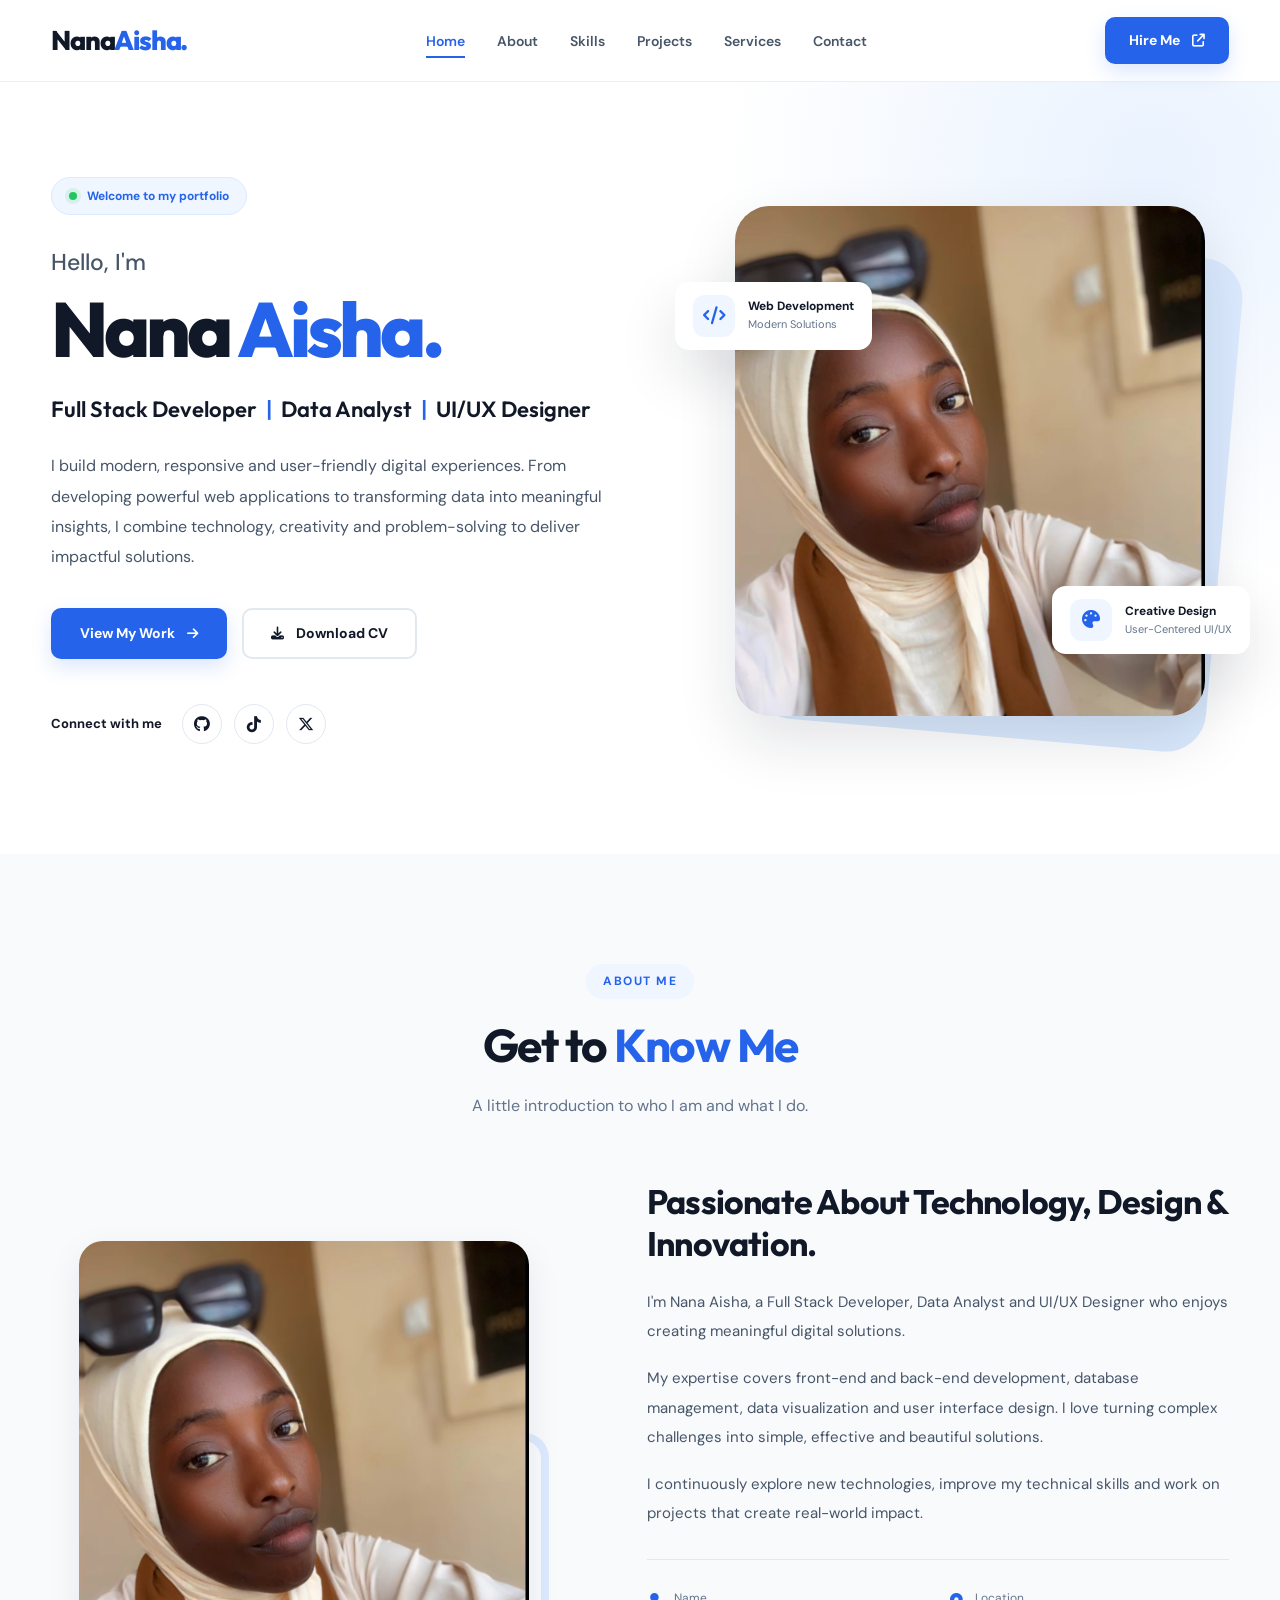
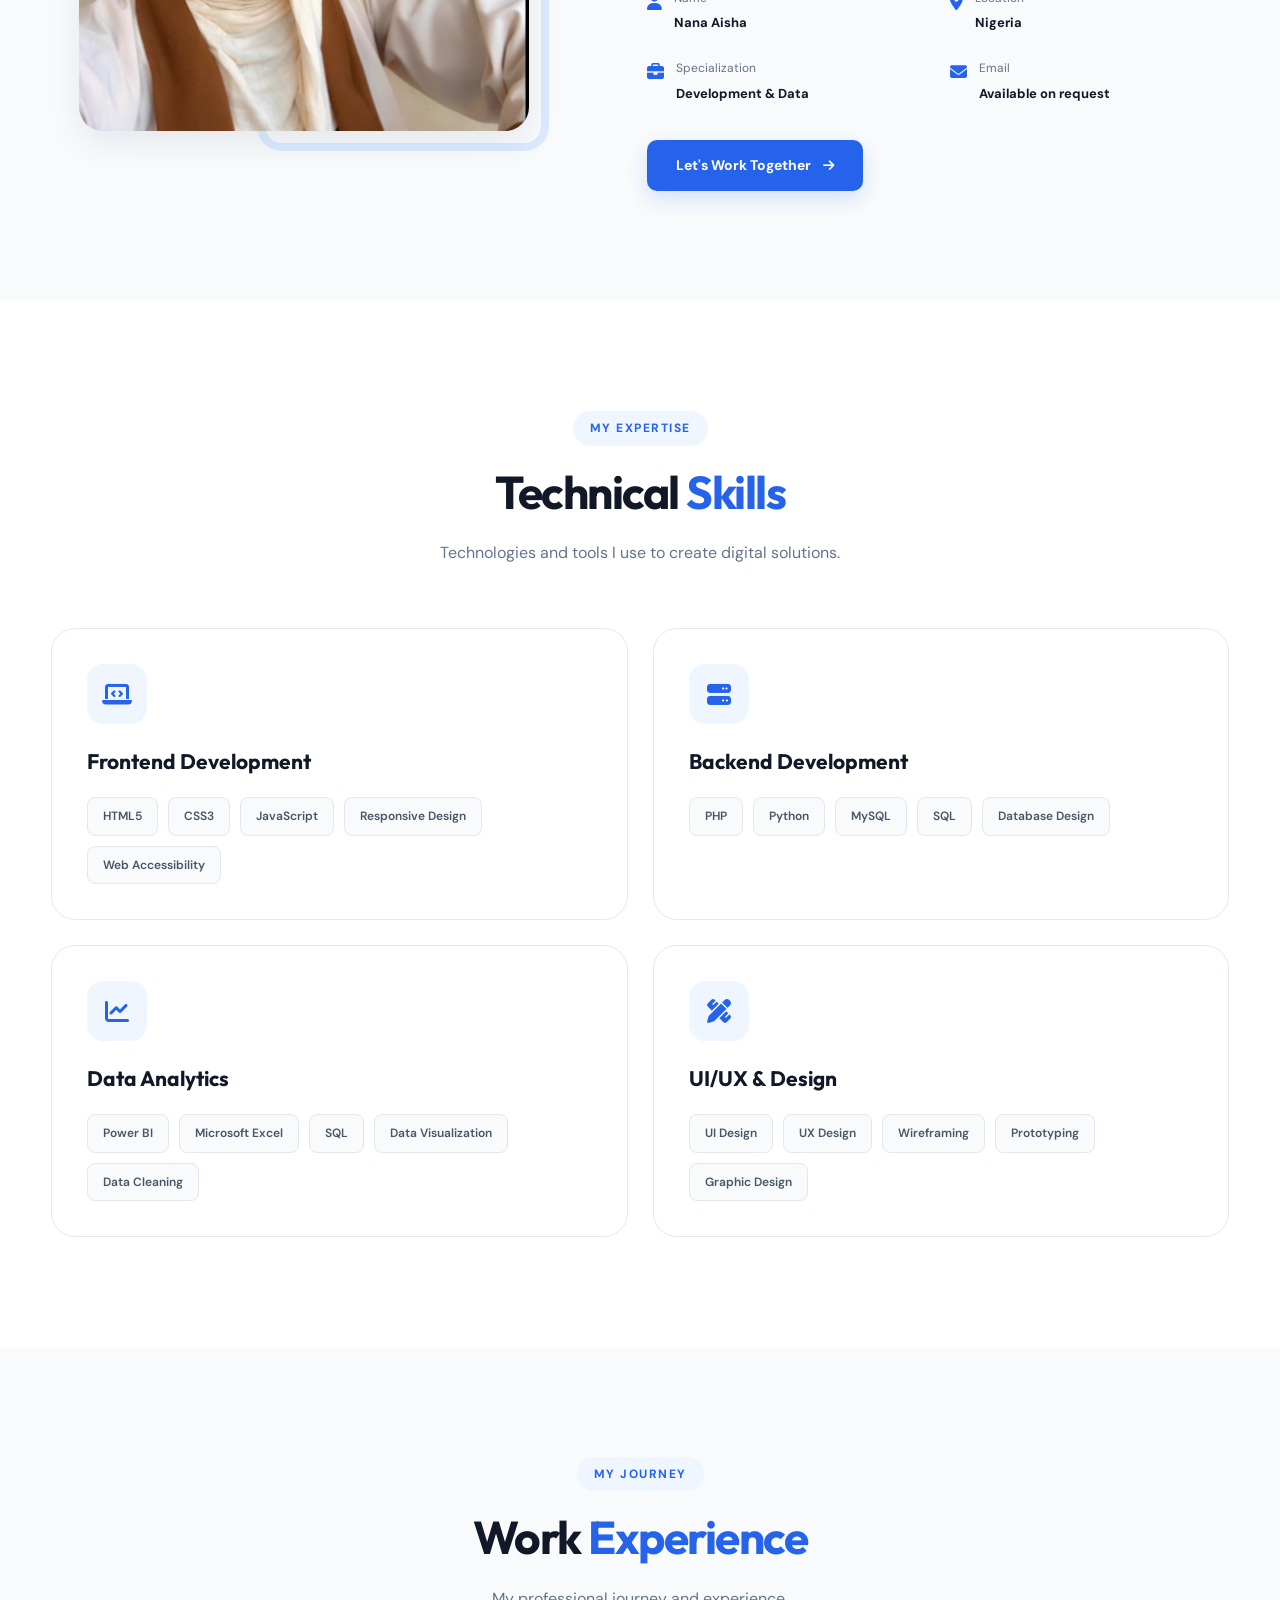
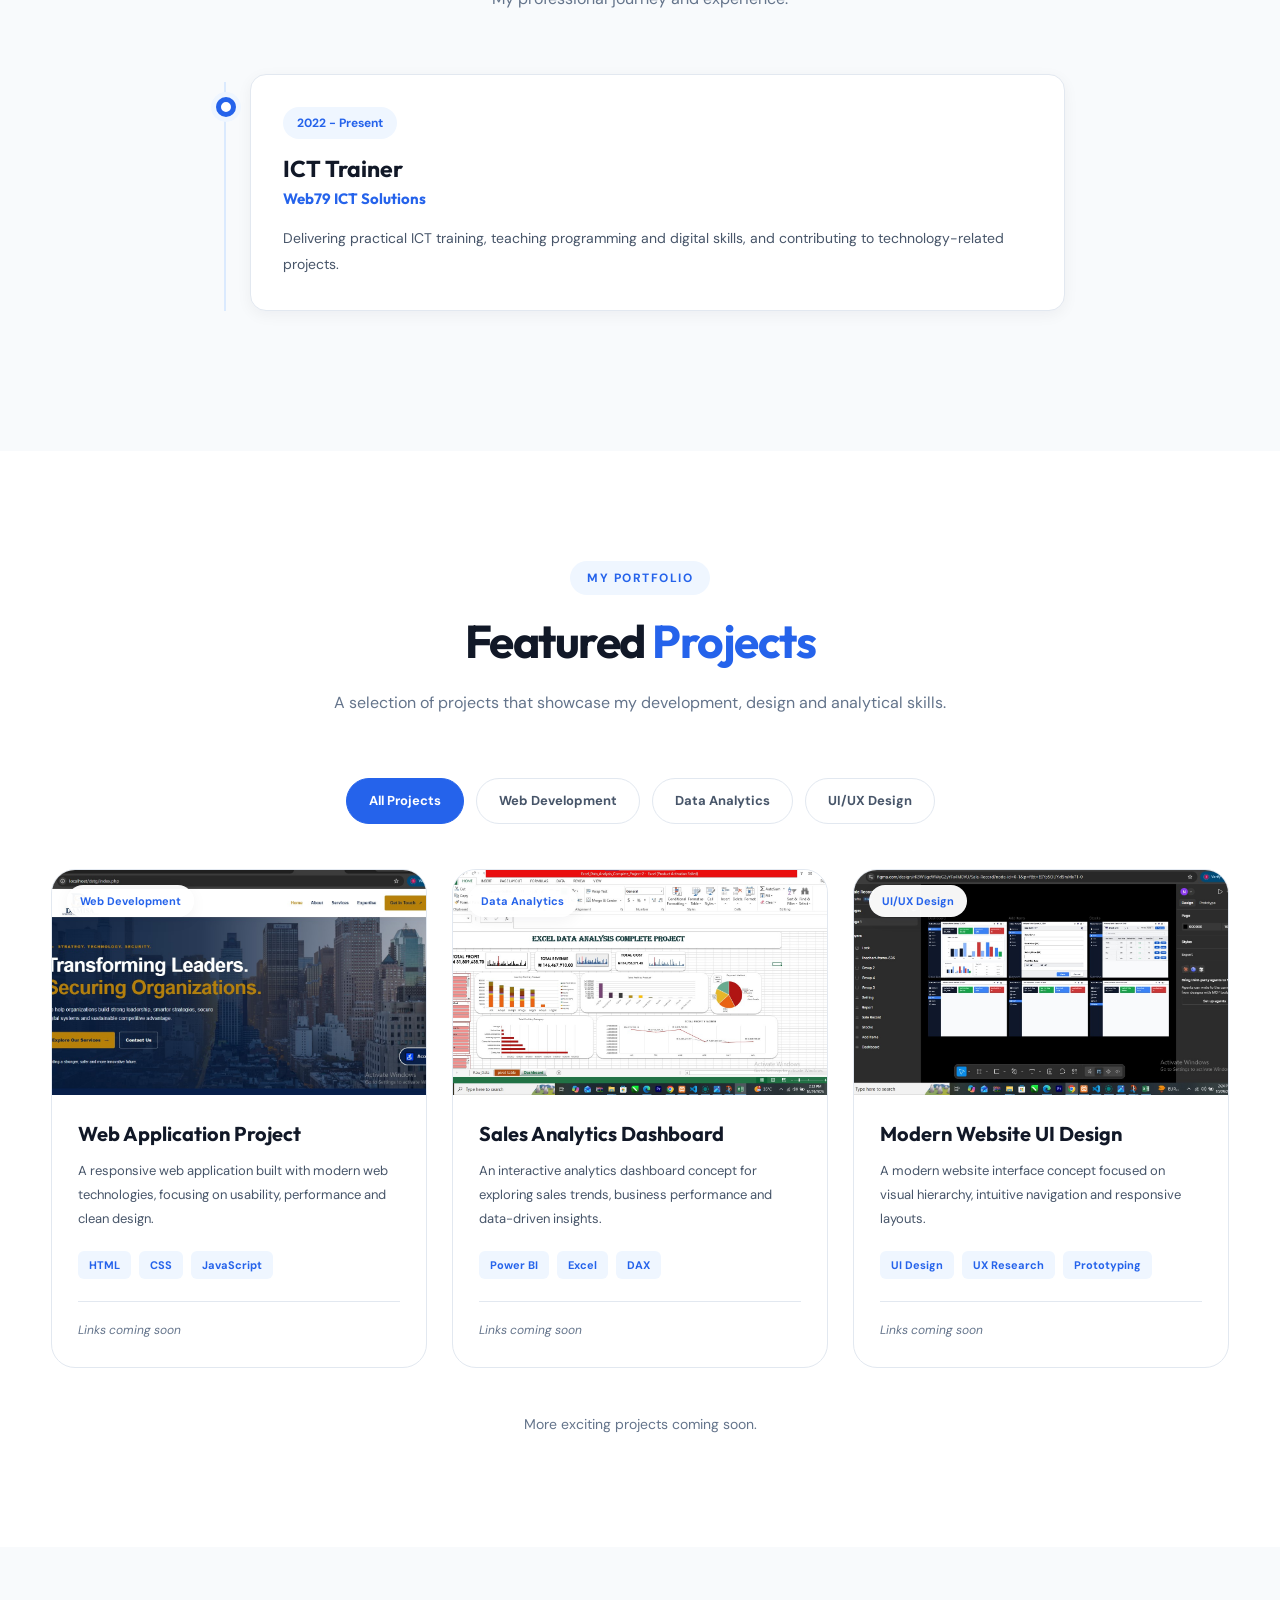
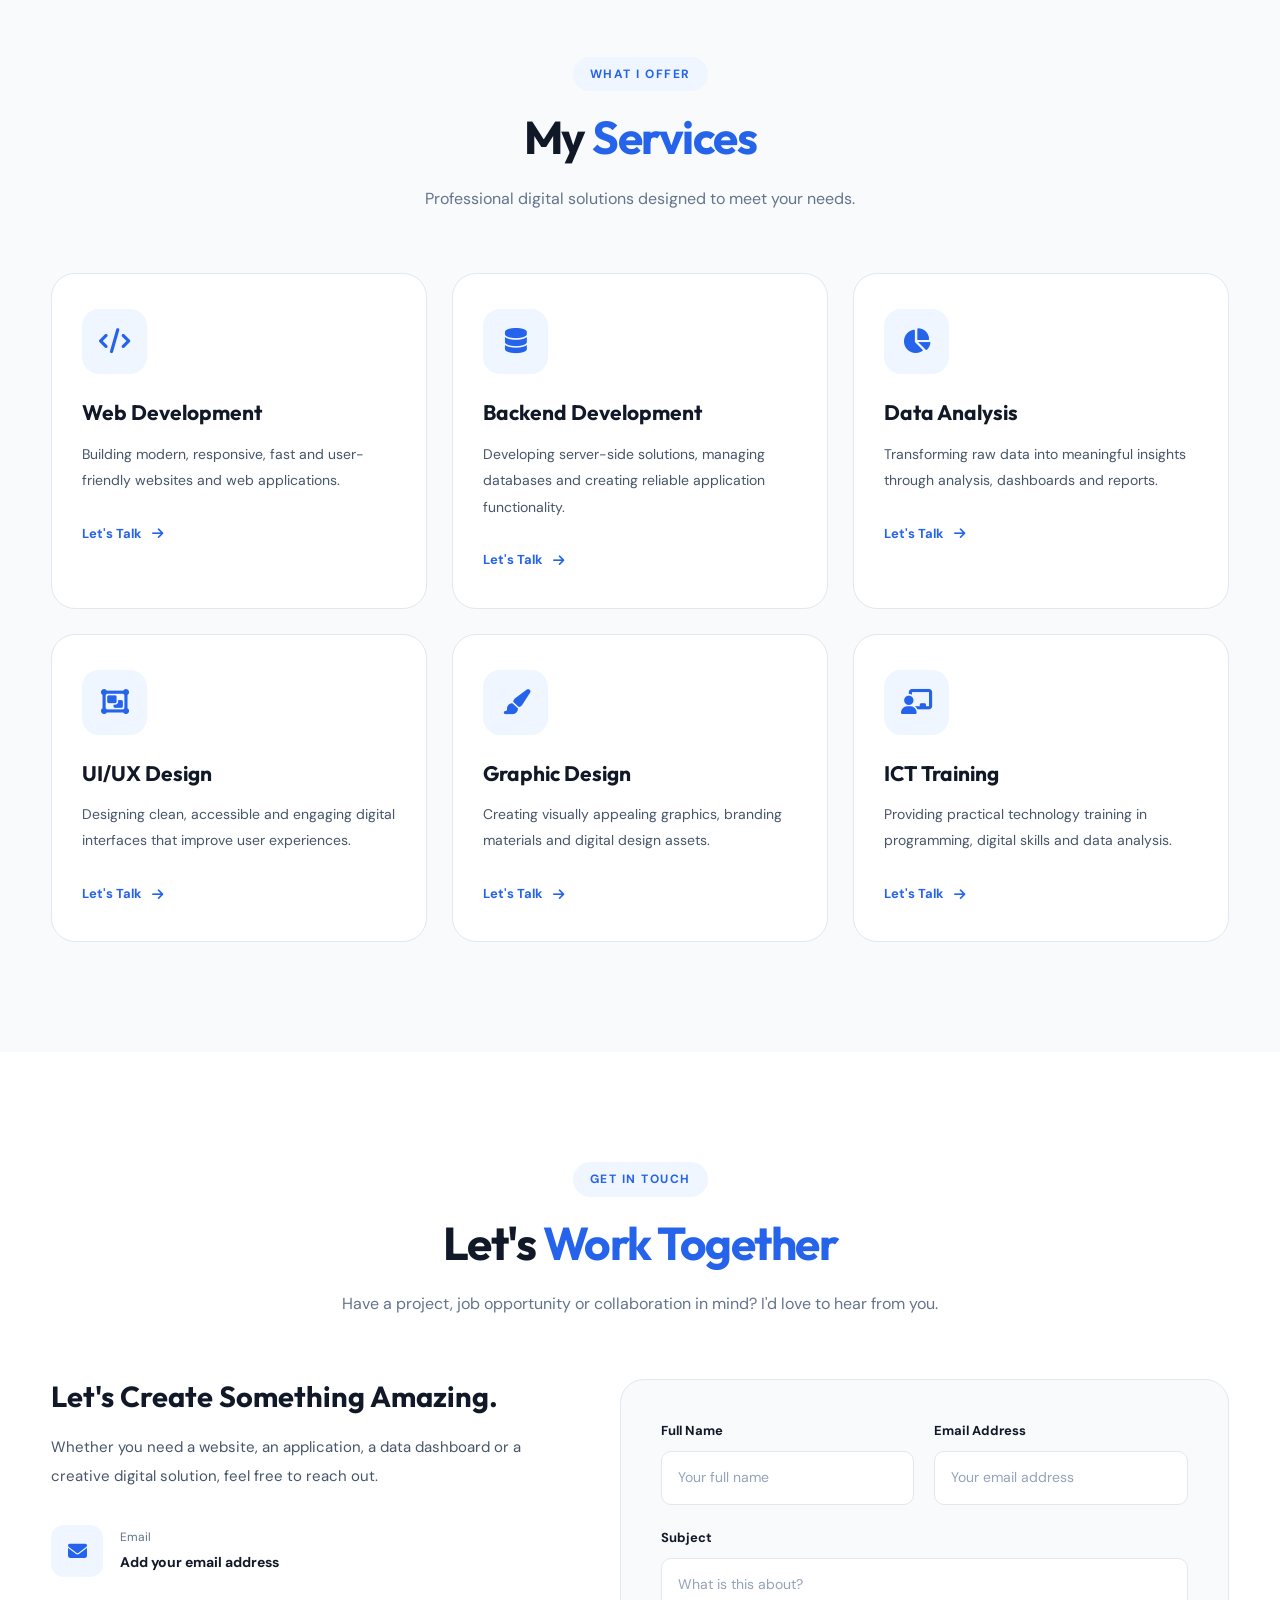
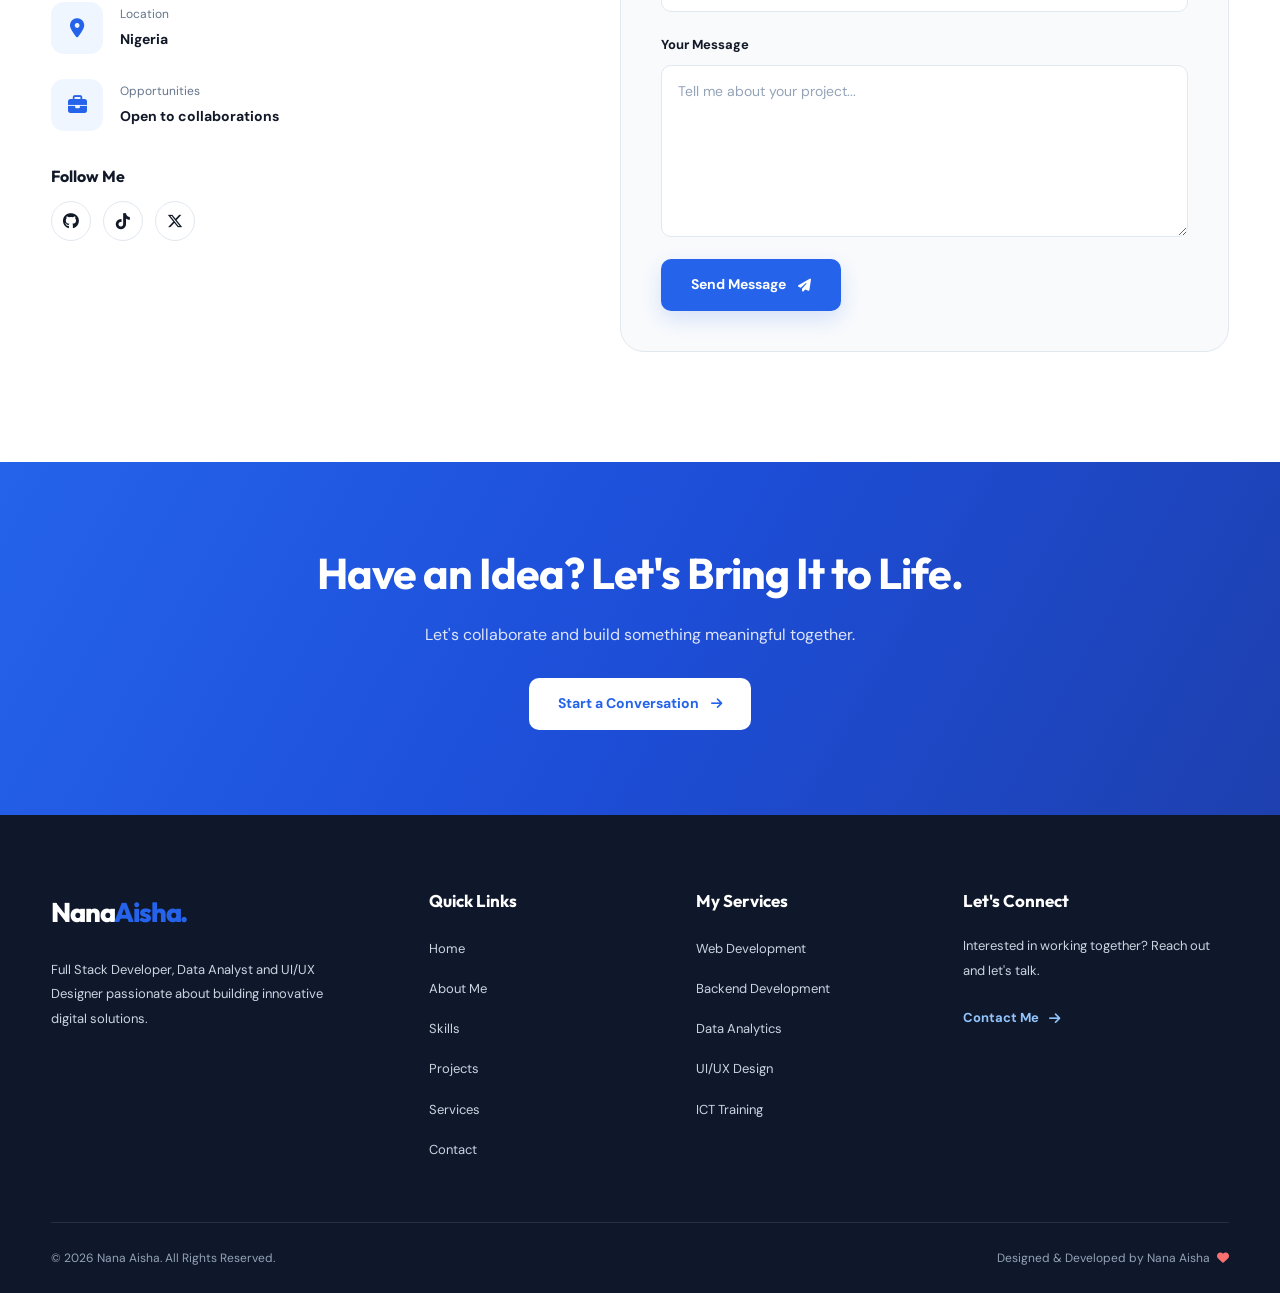
<file: nana-aisha-portfolio/index.html>
<!DOCTYPE html>
<html lang="en">
<head>
    <meta charset="UTF-8">
    <meta name="viewport"
          content="width=device-width, initial-scale=1.0">

    <meta name="description"
          content="Nana Aisha is a Full Stack Developer, Data Analyst and UI/UX Designer. Explore her portfolio, skills, projects and services.">

    <meta name="theme-color" content="#ffffff">

    <title>Nana Aisha | Developer & Designer</title>

    <!-- Google Fonts -->
    <link rel="preconnect"
          href="https://fonts.googleapis.com">

    <link rel="preconnect"
          href="https://fonts.gstatic.com"
          crossorigin>

    <link
        href="https://fonts.googleapis.com/css2?family=DM+Sans:wght@400;500;600;700&family=Outfit:wght@400;500;600;700;800&display=swap"
        rel="stylesheet"
    >

    <!-- Font Awesome Icons -->
    <link
        rel="stylesheet"
        href="https://cdnjs.cloudflare.com/ajax/libs/font-awesome/6.7.2/css/all.min.css"
    >

    <!-- Main CSS -->
    <link rel="stylesheet" href="style.css">

    <!-- Main JavaScript -->
    <script src="script.js" defer></script>
</head>

<body>

    <!-- SKIP LINK -->
    <a href="#main-content" class="skip-link">
        Skip to main content
    </a>

    <!-- HEADER -->
    <header class="header" id="header">

        <div class="container nav-container">

            <a href="#home" class="logo"
               aria-label="Nana Aisha Homepage">
                Nana<span>Aisha.</span>
            </a>

            <nav class="navbar"
                 id="navbar"
                 aria-label="Main navigation">

                <ul class="nav-links">

                    <li>
                        <a href="#home" class="nav-link active">
                            Home
                        </a>
                    </li>

                    <li>
                        <a href="about.html" class="nav-link">
                            About
                        </a>
                    </li>

                    <li>
                        <a href="skills.html" class="nav-link">
                            Skills
                        </a>
                    </li>

                    <li>
                        <a href="projects.html" class="nav-link">
                            Projects
                        </a>
                    </li>

                    <li>
                        <a href="services.html" class="nav-link">
                            Services
                        </a>
                    </li>

                    <li>
                        <a href="contact.html" class="nav-link">
                            Contact
                        </a>
                    </li>

                </ul>

            </nav>

            <div class="nav-actions">

                <a href="#contact" class="btn btn-primary nav-cta">
                    Hire Me
                    <i class="fas fa-arrow-up-right-from-square"
                       aria-hidden="true"></i>
                </a>

                <button
                    class="menu-toggle"
                    id="menuToggle"
                    type="button"
                    aria-label="Open navigation menu"
                    aria-expanded="false"
                    aria-controls="navbar"
                >
                    <i class="fas fa-bars" aria-hidden="true"></i>
                </button>

            </div>

        </div>

    </header>


    <main id="main-content">

        <!-- HERO SECTION -->
        <section class="hero section" id="home">

            <div class="container hero-grid">

                <div class="hero-content">

                    <div class="hero-badge">
                        <span class="status-dot"></span>
                        Welcome to my portfolio
                    </div>

                    <p class="hero-greeting">
                        Hello, I'm
                    </p>

                    <h1 class="hero-title">
                        Nana <span>Aisha.</span>
                    </h1>

                    <h2 class="hero-profession">
                        Full Stack Developer
                        <span class="profession-divider">|</span>
                        Data Analyst
                        <span class="profession-divider">|</span>
                        UI/UX Designer
                    </h2>

                    <p class="hero-description">
                        I build modern, responsive and user-friendly
                        digital experiences. From developing powerful
                        web applications to transforming data into
                        meaningful insights, I combine technology,
                        creativity and problem-solving to deliver
                        impactful solutions.
                    </p>

                    <div class="hero-buttons">

                        <a href="projects.html"
                           class="btn btn-primary">
                            View My Work
                            <i class="fas fa-arrow-right"
                               aria-hidden="true"></i>
                        </a>

                        <a href="assets/nana-aisha-cv.pdf"
                           class="btn btn-outline"
                           download>
                            <i class="fas fa-download"
                               aria-hidden="true"></i>
                            Download CV
                        </a>

                    </div>

                    <div class="hero-socials">

                        <span>Connect with me</span>

                        <div class="social-links">

                            <!-- Replace # with your real profile URLs -->

                            <a href="https://github.com/Aishamake"
                               aria-label="GitHub profile">
                                <i class="fab fa-github"
                                   aria-hidden="true"></i>
                            </a>

                            <a href="www.tiktok.com/@codecraftcenter78"
                               aria-label="LinkedIn profile">
                                <i class="fab fa-tiktok"
                                   aria-hidden="true"></i>
                            </a>

                            <a href="https://x.com/codecraft780?s=11"
                               aria-label="X profile">
                                <i class="fab fa-x-twitter"
                                   aria-hidden="true"></i>
                            </a>

                        </div>

                    </div>

                </div>

                <div class="hero-image-wrapper">

                    <div class="hero-image-bg"></div>

                    <div class="hero-image-box">

                        <img
                            src="images/profile.jpg"
                            alt="Professional portrait of Nana Aisha"
                            class="hero-image"
                        >

                    </div>

                    <div class="floating-card card-code">
                        <i class="fas fa-code"
                           aria-hidden="true"></i>
                        <div>
                            <strong>Web Development</strong>
                            <span>Modern Solutions</span>
                        </div>
                    </div>

                    <div class="floating-card card-design">
                        <i class="fas fa-palette"
                           aria-hidden="true"></i>
                        <div>
                            <strong>Creative Design</strong>
                            <span>User-Centered UI/UX</span>
                        </div>
                    </div>

                </div>

            </div>

        </section>


        <!-- ABOUT SECTION -->
        <section class="about section" id="about">

            <div class="container">

                <div class="section-heading">

                    <span class="section-tag">About Me</span>

                    <h2 class="section-title">
                        Get to <span>Know Me</span>
                    </h2>

                    <p class="section-subtitle">
                        A little introduction to who I am
                        and what I do.
                    </p>

                </div>

                <div class="about-grid">

                    <div class="about-image">

                        <img
                            src="images/profile.jpg"
                            alt="Nana Aisha"
                            loading="lazy"
                        >

                        <div class="about-image-decoration"></div>

                    </div>

                    <div class="about-content">

                        <h3>
                            Passionate About Technology,
                            Design & Innovation.
                        </h3>

                        <p>
                            I'm Nana Aisha, a Full Stack Developer,
                            Data Analyst and UI/UX Designer who enjoys
                            creating meaningful digital solutions.
                        </p>

                        <p>
                            My expertise covers front-end and
                            back-end development, database management,
                            data visualization and user interface
                            design. I love turning complex challenges
                            into simple, effective and beautiful
                            solutions.
                        </p>

                        <p>
                            I continuously explore new technologies,
                            improve my technical skills and work on
                            projects that create real-world impact.
                        </p>

                        <div class="about-details">

                            <div class="detail-item">
                                <i class="fas fa-user"
                                   aria-hidden="true"></i>
                                <div>
                                    <span>Name</span>
                                    <strong>Nana Aisha</strong>
                                </div>
                            </div>

                            <div class="detail-item">
                                <i class="fas fa-location-dot"
                                   aria-hidden="true"></i>
                                <div>
                                    <span>Location</span>
                                    <strong>Nigeria</strong>
                                </div>
                            </div>

                            <div class="detail-item">
                                <i class="fas fa-briefcase"
                                   aria-hidden="true"></i>
                                <div>
                                    <span>Specialization</span>
                                    <strong>Development & Data</strong>
                                </div>
                            </div>

                            <div class="detail-item">
                                <i class="fas fa-envelope"
                                   aria-hidden="true"></i>
                                <div>
                                    <span>Email</span>
                                    <strong>
                                        <!-- Add your professional email -->
                                        Available on request
                                    </strong>
                                </div>
                            </div>

                        </div>

                        <a href="contact.html"
                           class="btn btn-primary">
                            Let's Work Together
                            <i class="fas fa-arrow-right"
                               aria-hidden="true"></i>
                        </a>

                    </div>

                </div>

            </div>

        </section>


        <!-- SKILLS SECTION -->
        <section class="skills section" id="skills">

            <div class="container">

                <div class="section-heading">

                    <span class="section-tag">
                        My Expertise
                    </span>

                    <h2 class="section-title">
                        Technical <span>Skills</span>
                    </h2>

                    <p class="section-subtitle">
                        Technologies and tools I use
                        to create digital solutions.
                    </p>

                </div>

                <div class="skills-grid">

                    <!-- FRONTEND -->
                    <div class="skill-category">

                        <div class="skill-category-icon">
                            <i class="fas fa-laptop-code"
                               aria-hidden="true"></i>
                        </div>

                        <h3>Frontend Development</h3>

                        <div class="skill-tags">
                            <span>HTML5</span>
                            <span>CSS3</span>
                            <span>JavaScript</span>
                            <span>Responsive Design</span>
                            <span>Web Accessibility</span>
                        </div>

                    </div>

                    <!-- BACKEND -->
                    <div class="skill-category">

                        <div class="skill-category-icon">
                            <i class="fas fa-server"
                               aria-hidden="true"></i>
                        </div>

                        <h3>Backend Development</h3>

                        <div class="skill-tags">
                            <span>PHP</span>
                            <span>Python</span>
                            <span>MySQL</span>
                            <span>SQL</span>
                            <span>Database Design</span>
                        </div>

                    </div>

                    <!-- DATA ANALYSIS -->
                    <div class="skill-category">

                        <div class="skill-category-icon">
                            <i class="fas fa-chart-line"
                               aria-hidden="true"></i>
                        </div>

                        <h3>Data Analytics</h3>

                        <div class="skill-tags">
                            <span>Power BI</span>
                            <span>Microsoft Excel</span>
                            <span>SQL</span>
                            <span>Data Visualization</span>
                            <span>Data Cleaning</span>
                        </div>

                    </div>

                    <!-- UI UX -->
                    <div class="skill-category">

                        <div class="skill-category-icon">
                            <i class="fas fa-pen-ruler"
                               aria-hidden="true"></i>
                        </div>

                        <h3>UI/UX & Design</h3>

                        <div class="skill-tags">
                            <span>UI Design</span>
                            <span>UX Design</span>
                            <span>Wireframing</span>
                            <span>Prototyping</span>
                            <span>Graphic Design</span>
                        </div>

                    </div>

                </div>

            </div>

        </section>


        <!-- EXPERIENCE SECTION -->
        <section class="experience section" id="experience">

            <div class="container">

                <div class="section-heading">

                    <span class="section-tag">
                        My Journey
                    </span>

                    <h2 class="section-title">
                        Work <span>Experience</span>
                    </h2>

                    <p class="section-subtitle">
                        My professional journey and experience.
                    </p>

                </div>

                <div class="timeline">

                    <div class="timeline-item">

                        <div class="timeline-marker"></div>

                        <div class="timeline-content">

                            <span class="timeline-date">
                                2022 - Present
                            </span>

                            <h3>
                                ICT Trainer
                            </h3>

                            <h4>
                                Web79 ICT Solutions
                            </h4>

                            <p>
                                Delivering practical ICT training,
                                teaching programming and digital
                                skills, and contributing to
                                technology-related projects.
                            </p>

                        </div>

                    </div>

                </div>

            </div>

        </section>


        <!-- PROJECTS SECTION -->
        <section class="projects section" id="projects">

            <div class="container">

                <div class="section-heading">

                    <span class="section-tag">
                        My Portfolio
                    </span>

                    <h2 class="section-title">
                        Featured <span>Projects</span>
                    </h2>

                    <p class="section-subtitle">
                        A selection of projects that showcase
                        my development, design and analytical skills.
                    </p>

                </div>

                <div class="project-filters"
                     aria-label="Filter projects">

                    <button class="filter-btn active"
                            type="button"
                            data-filter="all">
                        All Projects
                    </button>

                    <button class="filter-btn"
                            type="button"
                            data-filter="web">
                        Web Development
                    </button>

                    <button class="filter-btn"
                            type="button"
                            data-filter="data">
                        Data Analytics
                    </button>

                    <button class="filter-btn"
                            type="button"
                            data-filter="design">
                        UI/UX Design
                    </button>

                </div>

                <div class="projects-grid">

                    <!-- PROJECT 1 -->
                    <article class="project-card"
                             data-category="web">

                        <div class="project-image">

                            <img
                                src="images/project1.jpg"
                                alt="Website development project preview"
                                loading="lazy"
                            >

                            <span class="project-category">
                                Web Development
                            </span>

                        </div>

                        <div class="project-content">

                            <h3>Web Application Project</h3>

                            <p>
                                A responsive web application
                                built with modern web technologies,
                                focusing on usability, performance
                                and clean design.
                            </p>

                            <div class="project-tech">
                                <span>HTML</span>
                                <span>CSS</span>
                                <span>JavaScript</span>
                            </div>

                            <div class="project-links">
                                <!-- Add actual project URLs here -->
                                <span class="project-link-placeholder">
                                    Links coming soon
                                </span>
                            </div>

                        </div>

                    </article>


                    <!-- PROJECT 2 -->
                    <article class="project-card"
                             data-category="data">

                        <div class="project-image">

                            <img
                                src="images/project2.jpg"
                                alt="Data analytics dashboard preview"
                                loading="lazy"
                            >

                            <span class="project-category">
                                Data Analytics
                            </span>

                        </div>

                        <div class="project-content">

                            <h3>Sales Analytics Dashboard</h3>

                            <p>
                                An interactive analytics dashboard
                                concept for exploring sales trends,
                                business performance and
                                data-driven insights.
                            </p>

                            <div class="project-tech">
                                <span>Power BI</span>
                                <span>Excel</span>
                                <span>DAX</span>
                            </div>

                            <div class="project-links">
                                <span class="project-link-placeholder">
                                    Links coming soon
                                </span>
                            </div>

                        </div>

                    </article>


                    <!-- PROJECT 3 -->
                    <article class="project-card"
                             data-category="design">

                        <div class="project-image">

                            <img
                                src="images/project3.jpg"
                                alt="UI UX design project preview"
                                loading="lazy"
                            >

                            <span class="project-category">
                                UI/UX Design
                            </span>

                        </div>

                        <div class="project-content">

                            <h3>Modern Website UI Design</h3>

                            <p>
                                A modern website interface concept
                                focused on visual hierarchy,
                                intuitive navigation and
                                responsive layouts.
                            </p>

                            <div class="project-tech">
                                <span>UI Design</span>
                                <span>UX Research</span>
                                <span>Prototyping</span>
                            </div>

                            <div class="project-links">
                                <span class="project-link-placeholder">
                                    Links coming soon
                                </span>
                            </div>

                        </div>

                    </article>

                </div>

                <div class="projects-footer">

                    <p>
                        More exciting projects coming soon.
                    </p>

                </div>

            </div>

        </section>


        <!-- SERVICES SECTION -->
        <section class="services section" id="services">

            <div class="container">

                <div class="section-heading">

                    <span class="section-tag">
                        What I Offer
                    </span>

                    <h2 class="section-title">
                        My <span>Services</span>
                    </h2>

                    <p class="section-subtitle">
                        Professional digital solutions
                        designed to meet your needs.
                    </p>

                </div>

                <div class="services-grid">

                    <div class="service-card">

                        <div class="service-icon">
                            <i class="fas fa-code"
                               aria-hidden="true"></i>
                        </div>

                        <h3>Web Development</h3>

                        <p>
                            Building modern, responsive,
                            fast and user-friendly websites
                            and web applications.
                        </p>

                        <a href="contact.html"
                           class="service-link">
                            Let's Talk
                            <i class="fas fa-arrow-right"
                               aria-hidden="true"></i>
                        </a>

                    </div>


                    <div class="service-card">

                        <div class="service-icon">
                            <i class="fas fa-database"
                               aria-hidden="true"></i>
                        </div>

                        <h3>Backend Development</h3>

                        <p>
                            Developing server-side solutions,
                            managing databases and creating
                            reliable application functionality.
                        </p>

                        <a href="contact.html"
                           class="service-link">
                            Let's Talk
                            <i class="fas fa-arrow-right"
                               aria-hidden="true"></i>
                        </a>

                    </div>


                    <div class="service-card">

                        <div class="service-icon">
                            <i class="fas fa-chart-pie"
                               aria-hidden="true"></i>
                        </div>

                        <h3>Data Analysis</h3>

                        <p>
                            Transforming raw data into
                            meaningful insights through
                            analysis, dashboards and reports.
                        </p>

                        <a href="contact.html"
                           class="service-link">
                            Let's Talk
                            <i class="fas fa-arrow-right"
                               aria-hidden="true"></i>
                        </a>

                    </div>


                    <div class="service-card">

                        <div class="service-icon">
                            <i class="fas fa-object-group"
                               aria-hidden="true"></i>
                        </div>

                        <h3>UI/UX Design</h3>

                        <p>
                            Designing clean, accessible
                            and engaging digital interfaces
                            that improve user experiences.
                        </p>

                        <a href="contact.html"
                           class="service-link">
                            Let's Talk
                            <i class="fas fa-arrow-right"
                               aria-hidden="true"></i>
                        </a>

                    </div>


                    <div class="service-card">

                        <div class="service-icon">
                            <i class="fas fa-paintbrush"
                               aria-hidden="true"></i>
                        </div>

                        <h3>Graphic Design</h3>

                        <p>
                            Creating visually appealing
                            graphics, branding materials
                            and digital design assets.
                        </p>

                        <a href="contact.html"
                           class="service-link">
                            Let's Talk
                            <i class="fas fa-arrow-right"
                               aria-hidden="true"></i>
                        </a>

                    </div>


                    <div class="service-card">

                        <div class="service-icon">
                            <i class="fas fa-chalkboard-user"
                               aria-hidden="true"></i>
                        </div>

                        <h3>ICT Training</h3>

                        <p>
                            Providing practical technology
                            training in programming,
                            digital skills and data analysis.
                        </p>

                        <a href="contact.html"
                           class="service-link">
                            Let's Talk
                            <i class="fas fa-arrow-right"
                               aria-hidden="true"></i>
                        </a>

                    </div>

                </div>

            </div>

        </section>


        <!-- CONTACT SECTION -->
        <section class="contact section" id="contact">

            <div class="container">

                <div class="section-heading">

                    <span class="section-tag">
                        Get In Touch
                    </span>

                    <h2 class="section-title">
                        Let's <span>Work Together</span>
                    </h2>

                    <p class="section-subtitle">
                        Have a project, job opportunity or
                        collaboration in mind? I'd love
                        to hear from you.
                    </p>

                </div>

                <div class="contact-grid">

                    <div class="contact-info">

                        <h3>
                            Let's Create Something Amazing.
                        </h3>

                        <p>
                            Whether you need a website,
                            an application, a data dashboard
                            or a creative digital solution,
                            feel free to reach out.
                        </p>

                        <div class="contact-info-items">

                            <div class="contact-info-item">

                                <div class="contact-icon">
                                    <i class="fas fa-envelope"
                                       aria-hidden="true"></i>
                                </div>

                                <div>
                                    <span>Email</span>
                                    <strong>
                                        Add your email address
                                    </strong>
                                </div>

                            </div>

                            <div class="contact-info-item">

                                <div class="contact-icon">
                                    <i class="fas fa-location-dot"
                                       aria-hidden="true"></i>
                                </div>

                                <div>
                                    <span>Location</span>
                                    <strong>Nigeria</strong>
                                </div>

                            </div>

                            <div class="contact-info-item">

                                <div class="contact-icon">
                                    <i class="fas fa-briefcase"
                                       aria-hidden="true"></i>
                                </div>

                                <div>
                                    <span>Opportunities</span>
                                    <strong>
                                        Open to collaborations
                                    </strong>
                                </div>

                            </div>

                        </div>

                        <div class="contact-socials">

                            <h4>Follow Me</h4>

                            <div class="social-links">
                                <!-- Add your actual profile URLs -->
                                <a href="https://github.com/Aishamake"
                                   aria-label="GitHub">
                                    <i class="fab fa-github"
                                       aria-hidden="true"></i>
                                </a>

                                <a href="#"
                                   aria-label="LinkedIn">
                                    <i class="fab fa-tiktok"
                                       aria-hidden="true"></i>
                                </a>

                                <a href="https://x.com/codecraft780?s=11"
                                   aria-label="X">
                                    <i class="fab fa-x-twitter"
                                       aria-hidden="true"></i>
                                </a>
                            </div>

                        </div>

                    </div>


                    <!-- CONTACT FORM -->
                    <div class="contact-form-wrapper">

                        <form id="contactForm"
                              class="contact-form">

                            <div class="form-row">

                                <div class="form-group">

                                    <label for="name">
                                        Full Name
                                    </label>

                                    <input
                                        type="text"
                                        id="name"
                                        name="name"
                                        placeholder="Your full name"
                                        autocomplete="name"
                                        required
                                    >

                                </div>

                                <div class="form-group">

                                    <label for="email">
                                        Email Address
                                    </label>

                                    <input
                                        type="email"
                                        id="email"
                                        name="email"
                                        placeholder="Your email address"
                                        autocomplete="email"
                                        required
                                    >

                                </div>

                            </div>

                            <div class="form-group">

                                <label for="subject">
                                    Subject
                                </label>

                                <input
                                    type="text"
                                    id="subject"
                                    name="subject"
                                    placeholder="What is this about?"
                                    required
                                >

                            </div>

                            <div class="form-group">

                                <label for="message">
                                    Your Message
                                </label>

                                <textarea
                                    id="message"
                                    name="message"
                                    rows="6"
                                    placeholder="Tell me about your project..."
                                    required
                                ></textarea>

                            </div>

                            <button type="submit"
                                    class="btn btn-primary form-submit">

                                Send Message

                                <i class="fas fa-paper-plane"
                                   aria-hidden="true"></i>

                            </button>

                            <p id="formStatus"
                               class="form-status"
                               role="status"
                               aria-live="polite"></p>

                        </form>

                    </div>

                </div>

            </div>

        </section>


        <!-- CTA SECTION -->
        <section class="cta-section">

            <div class="container">

                <div class="cta-content">

                    <h2>
                        Have an Idea? Let's Bring It to Life.
                    </h2>

                    <p>
                        Let's collaborate and build something
                        meaningful together.
                    </p>

                    <a href="contact.html"
                       class="btn btn-light">
                        Start a Conversation
                        <i class="fas fa-arrow-right"
                           aria-hidden="true"></i>
                    </a>

                </div>

            </div>

        </section>

    </main>


    <!-- FOOTER -->
    <footer class="footer">

        <div class="container">

            <div class="footer-grid">

                <div class="footer-about">

                    <a href="#home" class="logo">
                        Nana<span>Aisha.</span>
                    </a>

                    <p>
                        Full Stack Developer, Data Analyst
                        and UI/UX Designer passionate about
                        building innovative digital solutions.
                    </p>

                </div>


                <div class="footer-links">

                    <h3>Quick Links</h3>

                    <ul>
                        <li><a href="#home">Home</a></li>
                        <li><a href="about.html">About Me</a></li>
                        <li><a href="skills.html">Skills</a></li>
                        <li><a href="projects.html">Projects</a></li>
                        <li><a href="services.html">Services</a></li>
                        <li><a href="contact.html">Contact</a></li>
                    </ul>

                </div>


                <div class="footer-links">

                    <h3>My Services</h3>

                    <ul>
                        <li><a href="services.html">Web Development</a></li>
                        <li><a href="services.html">Backend Development</a></li>
                        <li><a href="services.html">Data Analytics</a></li>
                        <li><a href="services.html">UI/UX Design</a></li>
                        <li><a href="services.html">ICT Training</a></li>
                    </ul>

                </div>


                <div class="footer-contact">

                    <h3>Let's Connect</h3>

                    <p>
                        Interested in working together?
                        Reach out and let's talk.
                    </p>

                    <a href="contact.html"
                       class="footer-contact-link">
                        Contact Me
                        <i class="fas fa-arrow-right"
                           aria-hidden="true"></i>
                    </a>

                </div>

            </div>

            <div class="footer-bottom">

                <p>
                    &copy; <span id="currentYear">2026</span>
                    Nana Aisha. All Rights Reserved.
                </p>

                <p>
                    Designed & Developed by Nana Aisha
                    <i class="fas fa-heart"
                       aria-hidden="true"></i>
                </p>

            </div>

        </div>

    </footer>


    <!-- BACK TO TOP -->
    <button
        id="backToTop"
        class="back-to-top"
        type="button"
        aria-label="Back to top"
    >
        <i class="fas fa-arrow-up"
           aria-hidden="true"></i>
    </button>

</body>
</html>
</file>
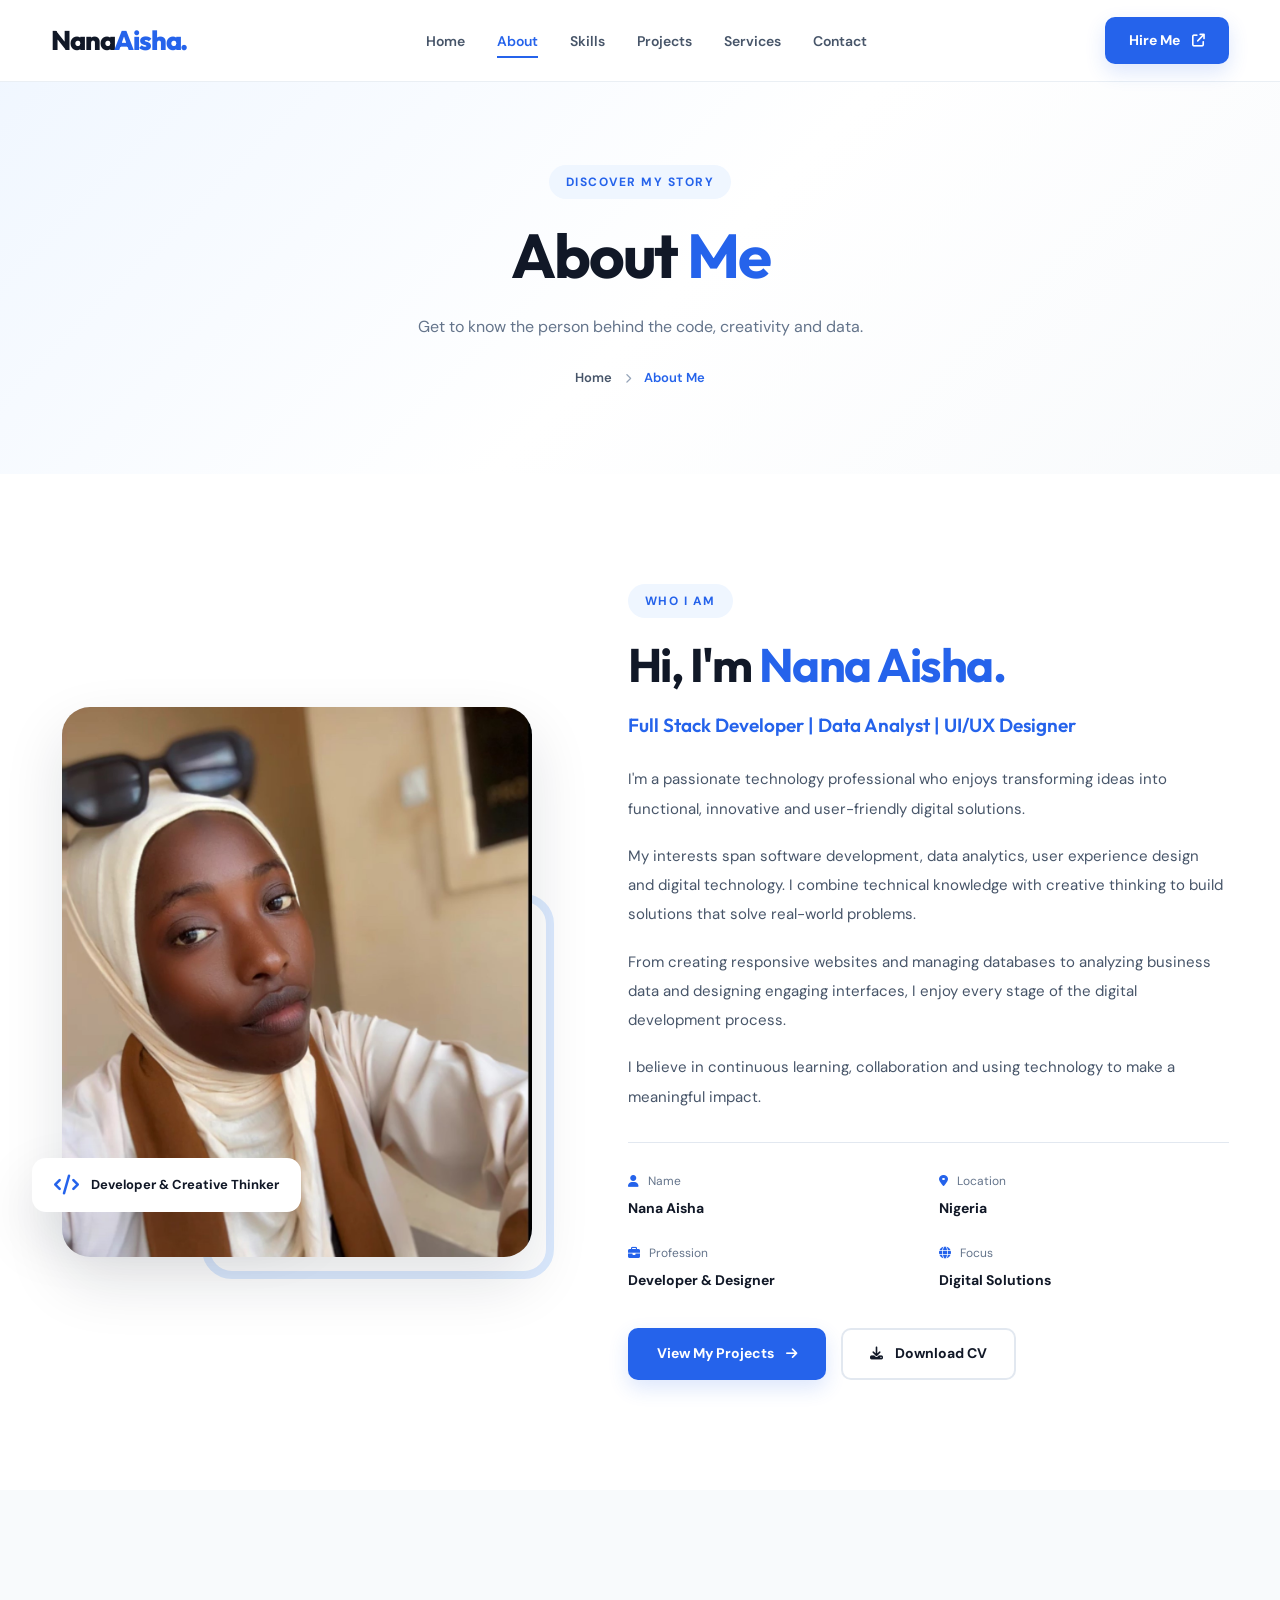
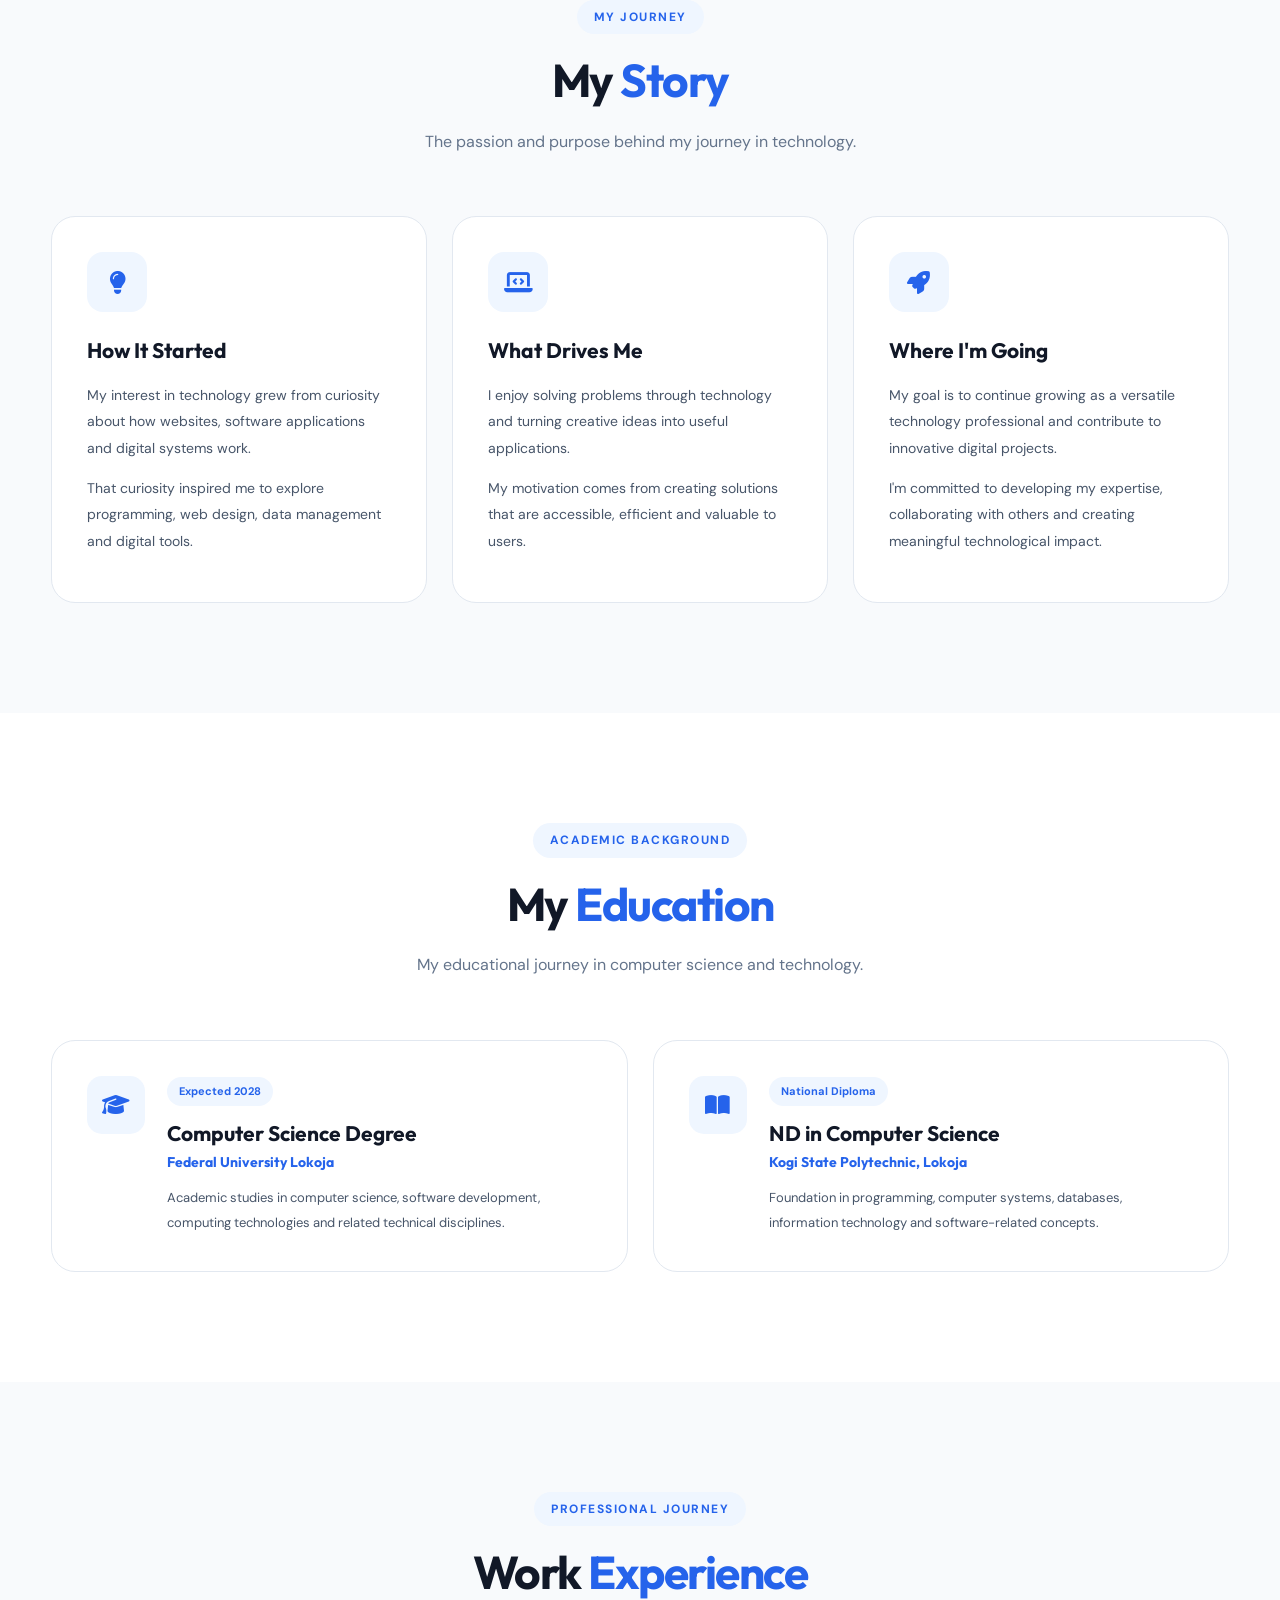
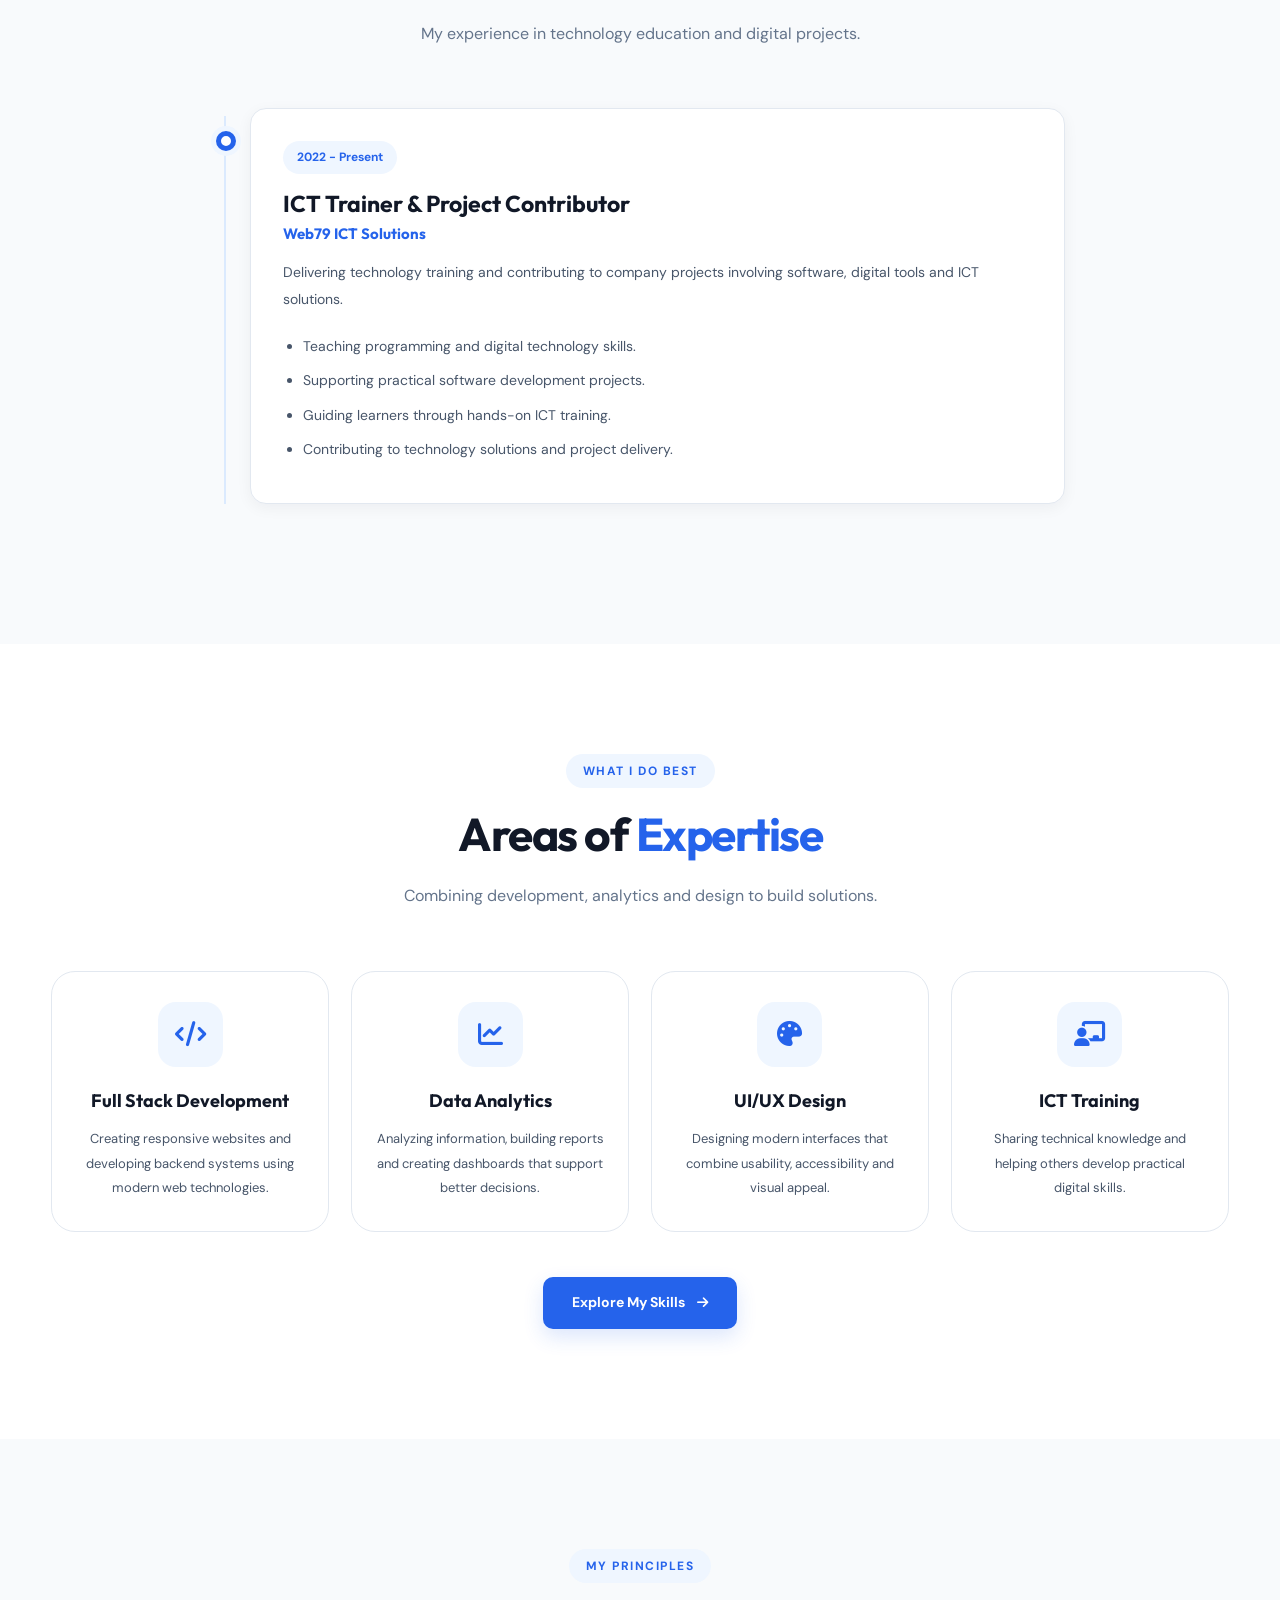
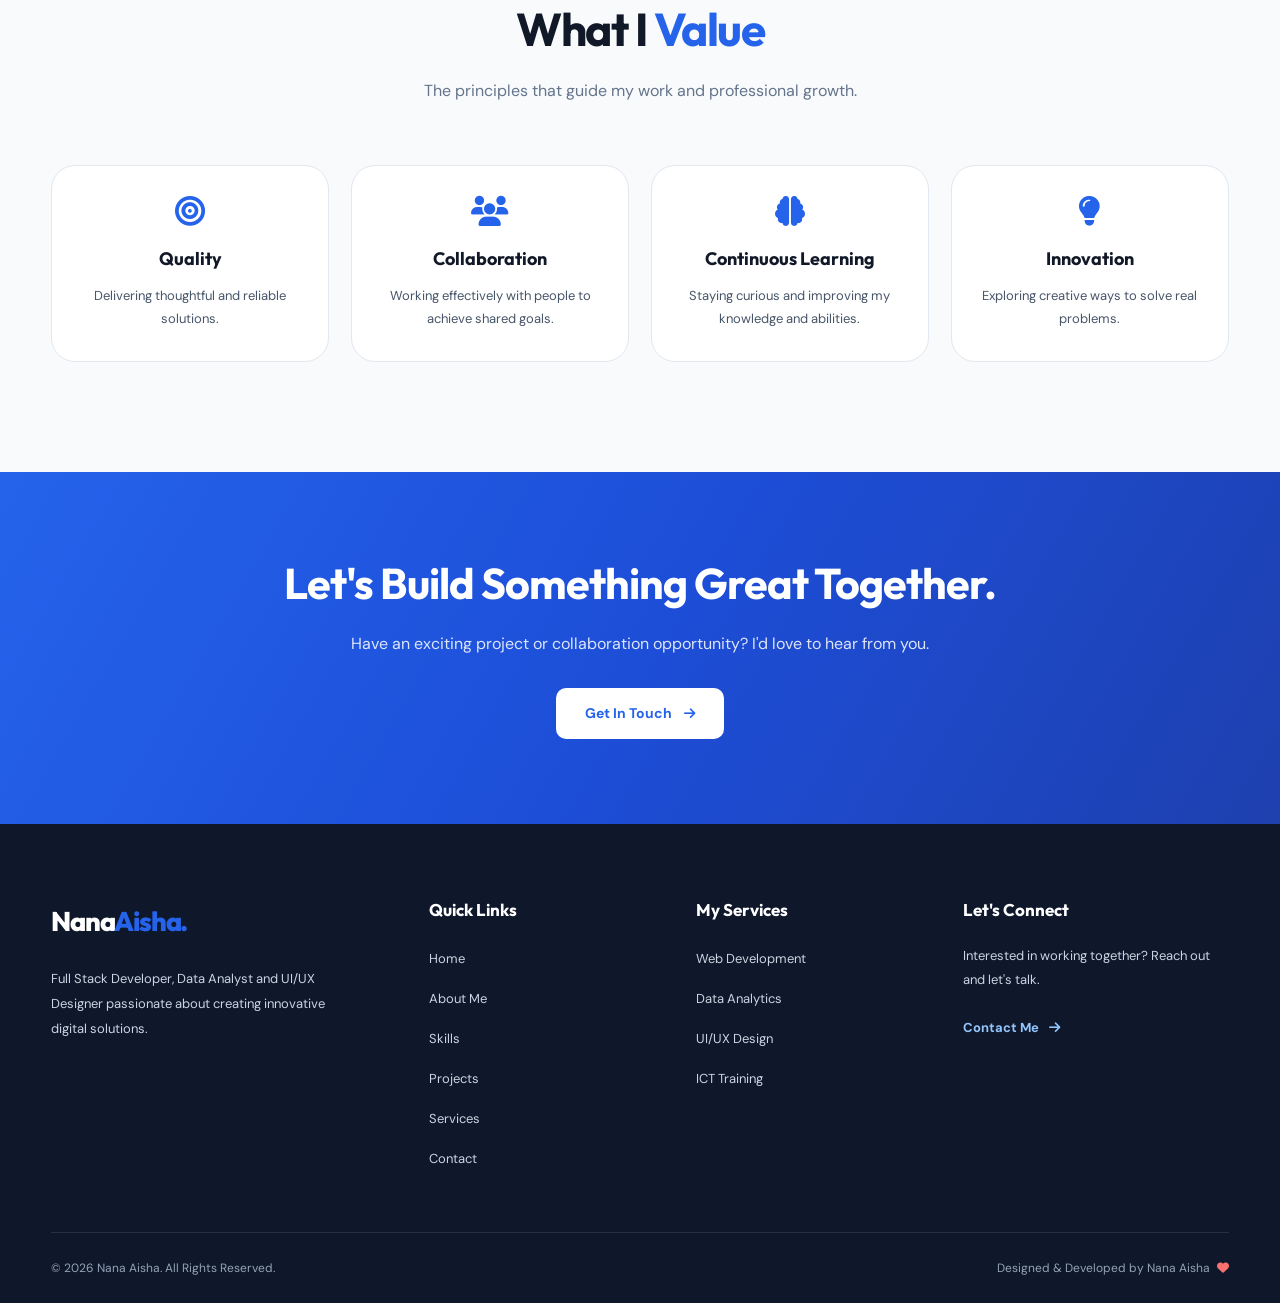
<file: nana-aisha-portfolio/about.html>
<!DOCTYPE html>
<html lang="en">

<head>
    <meta charset="UTF-8">

    <meta name="viewport"
          content="width=device-width, initial-scale=1.0">

    <meta name="description"
          content="Learn more about Nana Aisha, a Full Stack Developer, Data Analyst and UI/UX Designer. Discover her experience, education, skills and professional journey.">

    <meta name="theme-color" content="#ffffff">

    <title>About Me | Nana Aisha</title>

    <!-- GOOGLE FONTS -->
    <link rel="preconnect"
          href="https://fonts.googleapis.com">

    <link rel="preconnect"
          href="https://fonts.gstatic.com"
          crossorigin>

    <link
        href="https://fonts.googleapis.com/css2?family=DM+Sans:wght@400;500;600;700&family=Outfit:wght@400;500;600;700;800&display=swap"
        rel="stylesheet"
    >

    <!-- FONT AWESOME -->
    <link
        rel="stylesheet"
        href="https://cdnjs.cloudflare.com/ajax/libs/font-awesome/6.7.2/css/all.min.css"
    >

    <!-- MAIN CSS -->
    <link rel="stylesheet" href="style.css">

    <!-- MAIN JAVASCRIPT -->
    <script src="script.js" defer></script>
</head>

<body>

    <!-- SKIP LINK -->
    <a href="#main-content" class="skip-link">
        Skip to main content
    </a>


    <!-- HEADER -->
    <header class="header" id="header">

        <div class="container nav-container">

            <a href="index.html"
               class="logo"
               aria-label="Nana Aisha Homepage">
                Nana<span>Aisha.</span>
            </a>

            <nav class="navbar"
                 id="navbar"
                 aria-label="Main navigation">

                <ul class="nav-links">

                    <li>
                        <a href="index.html"
                           class="nav-link">
                            Home
                        </a>
                    </li>

                    <li>
                        <a href="about.html"
                           class="nav-link active">
                            About
                        </a>
                    </li>

                    <li>
                        <a href="skills.html"
                           class="nav-link">
                            Skills
                        </a>
                    </li>

                    <li>
                        <a href="projects.html"
                           class="nav-link">
                            Projects
                        </a>
                    </li>

                    <li>
                        <a href="services.html"
                           class="nav-link">
                            Services
                        </a>
                    </li>

                    <li>
                        <a href="contact.html"
                           class="nav-link">
                            Contact
                        </a>
                    </li>

                </ul>

            </nav>

            <div class="nav-actions">

                <a href="contact.html"
                   class="btn btn-primary nav-cta">
                    Hire Me
                    <i class="fas fa-arrow-up-right-from-square"
                       aria-hidden="true"></i>
                </a>

                <button
                    class="menu-toggle"
                    id="menuToggle"
                    type="button"
                    aria-label="Open navigation menu"
                    aria-expanded="false"
                    aria-controls="navbar"
                >
                    <i class="fas fa-bars"
                       aria-hidden="true"></i>
                </button>

            </div>

        </div>

    </header>


    <main id="main-content">

        <!-- PAGE BANNER -->
        <section class="page-banner">

            <div class="container">

                <div class="page-header-content">

                    <span class="section-tag">
                        Discover My Story
                    </span>

                    <h1>
                        About <span>Me</span>
                    </h1>

                    <p>
                        Get to know the person behind
                        the code, creativity and data.
                    </p>

                    <div class="breadcrumbs">

                        <a href="index.html">
                            Home
                        </a>

                        <i class="fas fa-chevron-right"
                           aria-hidden="true"></i>

                        <span>About Me</span>

                    </div>

                </div>

            </div>

        </section>


        <!-- ABOUT INTRODUCTION -->
        <section class="about-page-section section">

            <div class="container">

                <div class="about-page-grid">

                    <!-- PROFILE IMAGE -->
                    <div class="about-page-image">

                        <div class="about-photo-wrapper">

                            <img
                                src="images/profile.jpg"
                                alt="Professional portrait of Nana Aisha"
                            >

                        </div>

                        <div class="about-photo-decoration"></div>

                        <div class="about-image-label">

                            <i class="fas fa-code"
                               aria-hidden="true"></i>

                            <span>
                                Developer & Creative Thinker
                            </span>

                        </div>

                    </div>


                    <!-- ABOUT CONTENT -->
                    <div class="about-page-content">

                        <span class="section-tag">
                            Who I Am
                        </span>

                        <h2>
                            Hi, I'm
                            <span>Nana Aisha.</span>
                        </h2>

                        <h3>
                            Full Stack Developer |
                            Data Analyst |
                            UI/UX Designer
                        </h3>

                        <p>
                            I'm a passionate technology
                            professional who enjoys transforming
                            ideas into functional, innovative
                            and user-friendly digital solutions.
                        </p>

                        <p>
                            My interests span software development,
                            data analytics, user experience design
                            and digital technology. I combine
                            technical knowledge with creative
                            thinking to build solutions that
                            solve real-world problems.
                        </p>

                        <p>
                            From creating responsive websites
                            and managing databases to analyzing
                            business data and designing engaging
                            interfaces, I enjoy every stage of
                            the digital development process.
                        </p>

                        <p>
                            I believe in continuous learning,
                            collaboration and using technology
                            to make a meaningful impact.
                        </p>


                        <div class="about-personal-info">

                            <div class="personal-info-item">

                                <span>
                                    <i class="fas fa-user"
                                       aria-hidden="true"></i>
                                    Name
                                </span>

                                <strong>Nana Aisha</strong>

                            </div>

                            <div class="personal-info-item">

                                <span>
                                    <i class="fas fa-location-dot"
                                       aria-hidden="true"></i>
                                    Location
                                </span>

                                <strong>Nigeria</strong>

                            </div>

                            <div class="personal-info-item">

                                <span>
                                    <i class="fas fa-briefcase"
                                       aria-hidden="true"></i>
                                    Profession
                                </span>

                                <strong>
                                    Developer & Designer
                                </strong>

                            </div>

                            <div class="personal-info-item">

                                <span>
                                    <i class="fas fa-globe"
                                       aria-hidden="true"></i>
                                    Focus
                                </span>

                                <strong>
                                    Digital Solutions
                                </strong>

                            </div>

                        </div>


                        <div class="about-page-buttons">

                            <a href="projects.html"
                               class="btn btn-primary">
                                View My Projects
                                <i class="fas fa-arrow-right"
                                   aria-hidden="true"></i>
                            </a>

                            <a href="assets/nana-aisha-cv.pdf"
                               class="btn btn-outline"
                               download>
                                <i class="fas fa-download"
                                   aria-hidden="true"></i>
                                Download CV
                            </a>

                        </div>

                    </div>

                </div>

            </div>

        </section>


        <!-- MY STORY -->
        <section class="my-story-section section">

            <div class="container">

                <div class="section-heading">

                    <span class="section-tag">
                        My Journey
                    </span>

                    <h2 class="section-title">
                        My <span>Story</span>
                    </h2>

                    <p class="section-subtitle">
                        The passion and purpose behind
                        my journey in technology.
                    </p>

                </div>


                <div class="story-grid">

                    <div class="story-card">

                        <div class="story-icon">
                            <i class="fas fa-lightbulb"
                               aria-hidden="true"></i>
                        </div>

                        <h3>How It Started</h3>

                        <p>
                            My interest in technology grew
                            from curiosity about how websites,
                            software applications and digital
                            systems work.
                        </p>

                        <p>
                            That curiosity inspired me to
                            explore programming, web design,
                            data management and digital tools.
                        </p>

                    </div>


                    <div class="story-card">

                        <div class="story-icon">
                            <i class="fas fa-laptop-code"
                               aria-hidden="true"></i>
                        </div>

                        <h3>What Drives Me</h3>

                        <p>
                            I enjoy solving problems through
                            technology and turning creative
                            ideas into useful applications.
                        </p>

                        <p>
                            My motivation comes from creating
                            solutions that are accessible,
                            efficient and valuable to users.
                        </p>

                    </div>


                    <div class="story-card">

                        <div class="story-icon">
                            <i class="fas fa-rocket"
                               aria-hidden="true"></i>
                        </div>

                        <h3>Where I'm Going</h3>

                        <p>
                            My goal is to continue growing
                            as a versatile technology
                            professional and contribute
                            to innovative digital projects.
                        </p>

                        <p>
                            I'm committed to developing
                            my expertise, collaborating
                            with others and creating
                            meaningful technological impact.
                        </p>

                    </div>

                </div>

            </div>

        </section>


        <!-- EDUCATION SECTION -->
        <section class="education-section section">

            <div class="container">

                <div class="section-heading">

                    <span class="section-tag">
                        Academic Background
                    </span>

                    <h2 class="section-title">
                        My <span>Education</span>
                    </h2>

                    <p class="section-subtitle">
                        My educational journey in
                        computer science and technology.
                    </p>

                </div>


                <div class="education-grid">

                    <!-- EDUCATION 1 -->
                    <div class="education-card">

                        <div class="education-icon">

                            <i class="fas fa-graduation-cap"
                               aria-hidden="true"></i>

                        </div>

                        <div class="education-content">

                            <span class="education-date">
                                Expected 2028
                            </span>

                            <h3>
                                Computer Science Degree
                            </h3>

                            <h4>
                                Federal University Lokoja
                            </h4>

                            <p>
                                Academic studies in computer
                                science, software development,
                                computing technologies and
                                related technical disciplines.
                            </p>

                        </div>

                    </div>


                    <!-- EDUCATION 2 -->
                    <div class="education-card">

                        <div class="education-icon">

                            <i class="fas fa-book-open"
                               aria-hidden="true"></i>

                        </div>

                        <div class="education-content">

                            <span class="education-date">
                                National Diploma
                            </span>

                            <h3>
                                ND in Computer Science
                            </h3>

                            <h4>
                                Kogi State Polytechnic, Lokoja
                            </h4>

                            <p>
                                Foundation in programming,
                                computer systems, databases,
                                information technology and
                                software-related concepts.
                            </p>

                        </div>

                    </div>

                </div>

            </div>

        </section>


        <!-- EXPERIENCE SECTION -->
        <section class="experience section" id="experience">

            <div class="container">

                <div class="section-heading">

                    <span class="section-tag">
                        Professional Journey
                    </span>

                    <h2 class="section-title">
                        Work <span>Experience</span>
                    </h2>

                    <p class="section-subtitle">
                        My experience in technology
                        education and digital projects.
                    </p>

                </div>


                <div class="timeline">

                    <div class="timeline-item">

                        <div class="timeline-marker"></div>

                        <div class="timeline-content">

                            <span class="timeline-date">
                                2022 - Present
                            </span>

                            <h3>
                                ICT Trainer & Project Contributor
                            </h3>

                            <h4>
                                Web79 ICT Solutions
                            </h4>

                            <p>
                                Delivering technology training
                                and contributing to company
                                projects involving software,
                                digital tools and ICT solutions.
                            </p>

                            <ul class="experience-list">

                                <li>
                                    Teaching programming and
                                    digital technology skills.
                                </li>

                                <li>
                                    Supporting practical
                                    software development projects.
                                </li>

                                <li>
                                    Guiding learners through
                                    hands-on ICT training.
                                </li>

                                <li>
                                    Contributing to technology
                                    solutions and project delivery.
                                </li>

                            </ul>

                        </div>

                    </div>

                </div>

            </div>

        </section>


        <!-- EXPERTISE SECTION -->
        <section class="expertise-section section">

            <div class="container">

                <div class="section-heading">

                    <span class="section-tag">
                        What I Do Best
                    </span>

                    <h2 class="section-title">
                        Areas of <span>Expertise</span>
                    </h2>

                    <p class="section-subtitle">
                        Combining development, analytics
                        and design to build solutions.
                    </p>

                </div>


                <div class="expertise-grid">

                    <div class="expertise-card">

                        <div class="expertise-icon">
                            <i class="fas fa-code"
                               aria-hidden="true"></i>
                        </div>

                        <h3>
                            Full Stack Development
                        </h3>

                        <p>
                            Creating responsive websites
                            and developing backend systems
                            using modern web technologies.
                        </p>

                    </div>


                    <div class="expertise-card">

                        <div class="expertise-icon">
                            <i class="fas fa-chart-line"
                               aria-hidden="true"></i>
                        </div>

                        <h3>
                            Data Analytics
                        </h3>

                        <p>
                            Analyzing information, building
                            reports and creating dashboards
                            that support better decisions.
                        </p>

                    </div>


                    <div class="expertise-card">

                        <div class="expertise-icon">
                            <i class="fas fa-palette"
                               aria-hidden="true"></i>
                        </div>

                        <h3>
                            UI/UX Design
                        </h3>

                        <p>
                            Designing modern interfaces
                            that combine usability,
                            accessibility and visual appeal.
                        </p>

                    </div>


                    <div class="expertise-card">

                        <div class="expertise-icon">
                            <i class="fas fa-chalkboard-user"
                               aria-hidden="true"></i>
                        </div>

                        <h3>
                            ICT Training
                        </h3>

                        <p>
                            Sharing technical knowledge
                            and helping others develop
                            practical digital skills.
                        </p>

                    </div>

                </div>

                <div class="expertise-action">

                    <a href="skills.html"
                       class="btn btn-primary">

                        Explore My Skills

                        <i class="fas fa-arrow-right"
                           aria-hidden="true"></i>

                    </a>

                </div>

            </div>

        </section>


        <!-- PERSONAL VALUES -->
        <section class="values-section section">

            <div class="container">

                <div class="section-heading">

                    <span class="section-tag">
                        My Principles
                    </span>

                    <h2 class="section-title">
                        What I <span>Value</span>
                    </h2>

                    <p class="section-subtitle">
                        The principles that guide
                        my work and professional growth.
                    </p>

                </div>


                <div class="values-grid">

                    <div class="value-card">

                        <i class="fas fa-bullseye"
                           aria-hidden="true"></i>

                        <h3>Quality</h3>

                        <p>
                            Delivering thoughtful and
                            reliable solutions.
                        </p>

                    </div>


                    <div class="value-card">

                        <i class="fas fa-users"
                           aria-hidden="true"></i>

                        <h3>Collaboration</h3>

                        <p>
                            Working effectively with
                            people to achieve shared goals.
                        </p>

                    </div>


                    <div class="value-card">

                        <i class="fas fa-brain"
                           aria-hidden="true"></i>

                        <h3>Continuous Learning</h3>

                        <p>
                            Staying curious and improving
                            my knowledge and abilities.
                        </p>

                    </div>


                    <div class="value-card">

                        <i class="fas fa-lightbulb"
                           aria-hidden="true"></i>

                        <h3>Innovation</h3>

                        <p>
                            Exploring creative ways
                            to solve real problems.
                        </p>

                    </div>

                </div>

            </div>

        </section>


        <!-- CALL TO ACTION -->
        <section class="cta-section">

            <div class="container">

                <div class="cta-content">

                    <h2>
                        Let's Build Something Great Together.
                    </h2>

                    <p>
                        Have an exciting project or
                        collaboration opportunity?
                        I'd love to hear from you.
                    </p>

                    <a href="contact.html"
                       class="btn btn-light">

                        Get In Touch

                        <i class="fas fa-arrow-right"
                           aria-hidden="true"></i>

                    </a>

                </div>

            </div>

        </section>

    </main>


    <!-- FOOTER -->
    <footer class="footer">

        <div class="container">

            <div class="footer-grid">

                <div class="footer-about">

                    <a href="index.html" class="logo">
                        Nana<span>Aisha.</span>
                    </a>

                    <p>
                        Full Stack Developer, Data Analyst
                        and UI/UX Designer passionate about
                        creating innovative digital solutions.
                    </p>

                </div>


                <div class="footer-links">

                    <h3>Quick Links</h3>

                    <ul>
                        <li>
                            <a href="index.html">Home</a>
                        </li>

                        <li>
                            <a href="about.html">About Me</a>
                        </li>

                        <li>
                            <a href="skills.html">Skills</a>
                        </li>

                        <li>
                            <a href="projects.html">Projects</a>
                        </li>

                        <li>
                            <a href="services.html">Services</a>
                        </li>

                        <li>
                            <a href="contact.html">Contact</a>
                        </li>
                    </ul>

                </div>


                <div class="footer-links">

                    <h3>My Services</h3>

                    <ul>
                        <li>
                            <a href="services.html">
                                Web Development
                            </a>
                        </li>

                        <li>
                            <a href="services.html">
                                Data Analytics
                            </a>
                        </li>

                        <li>
                            <a href="services.html">
                                UI/UX Design
                            </a>
                        </li>

                        <li>
                            <a href="services.html">
                                ICT Training
                            </a>
                        </li>
                    </ul>

                </div>


                <div class="footer-contact">

                    <h3>Let's Connect</h3>

                    <p>
                        Interested in working together?
                        Reach out and let's talk.
                    </p>

                    <a href="contact.html"
                       class="footer-contact-link">

                        Contact Me

                        <i class="fas fa-arrow-right"
                           aria-hidden="true"></i>

                    </a>

                </div>

            </div>


            <div class="footer-bottom">

                <p>
                    &copy;
                    <span id="currentYear">2026</span>
                    Nana Aisha. All Rights Reserved.
                </p>

                <p>
                    Designed & Developed by Nana Aisha
                    <i class="fas fa-heart"
                       aria-hidden="true"></i>
                </p>

            </div>

        </div>

    </footer>


    <!-- BACK TO TOP -->
    <button
        id="backToTop"
        class="back-to-top"
        type="button"
        aria-label="Back to top"
    >

        <i class="fas fa-arrow-up"
           aria-hidden="true"></i>

    </button>

</body>
</html>
</file>
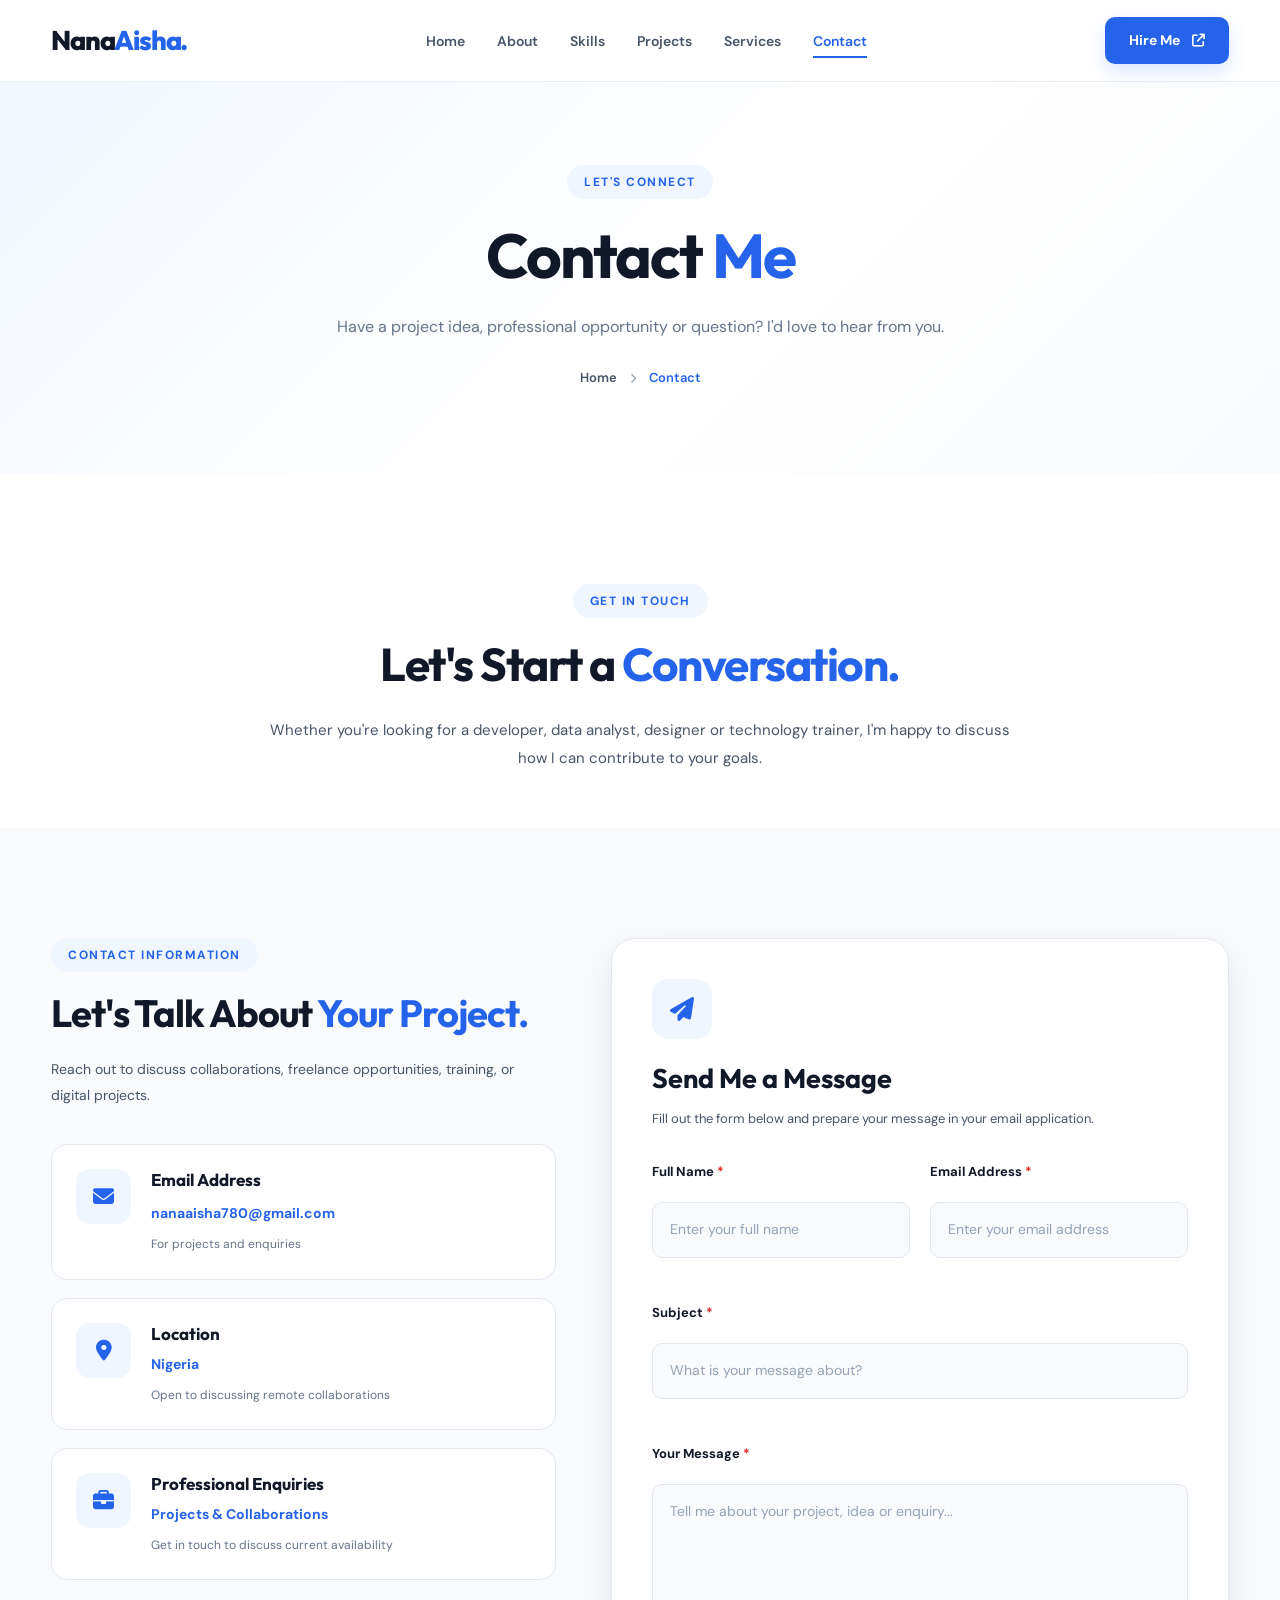
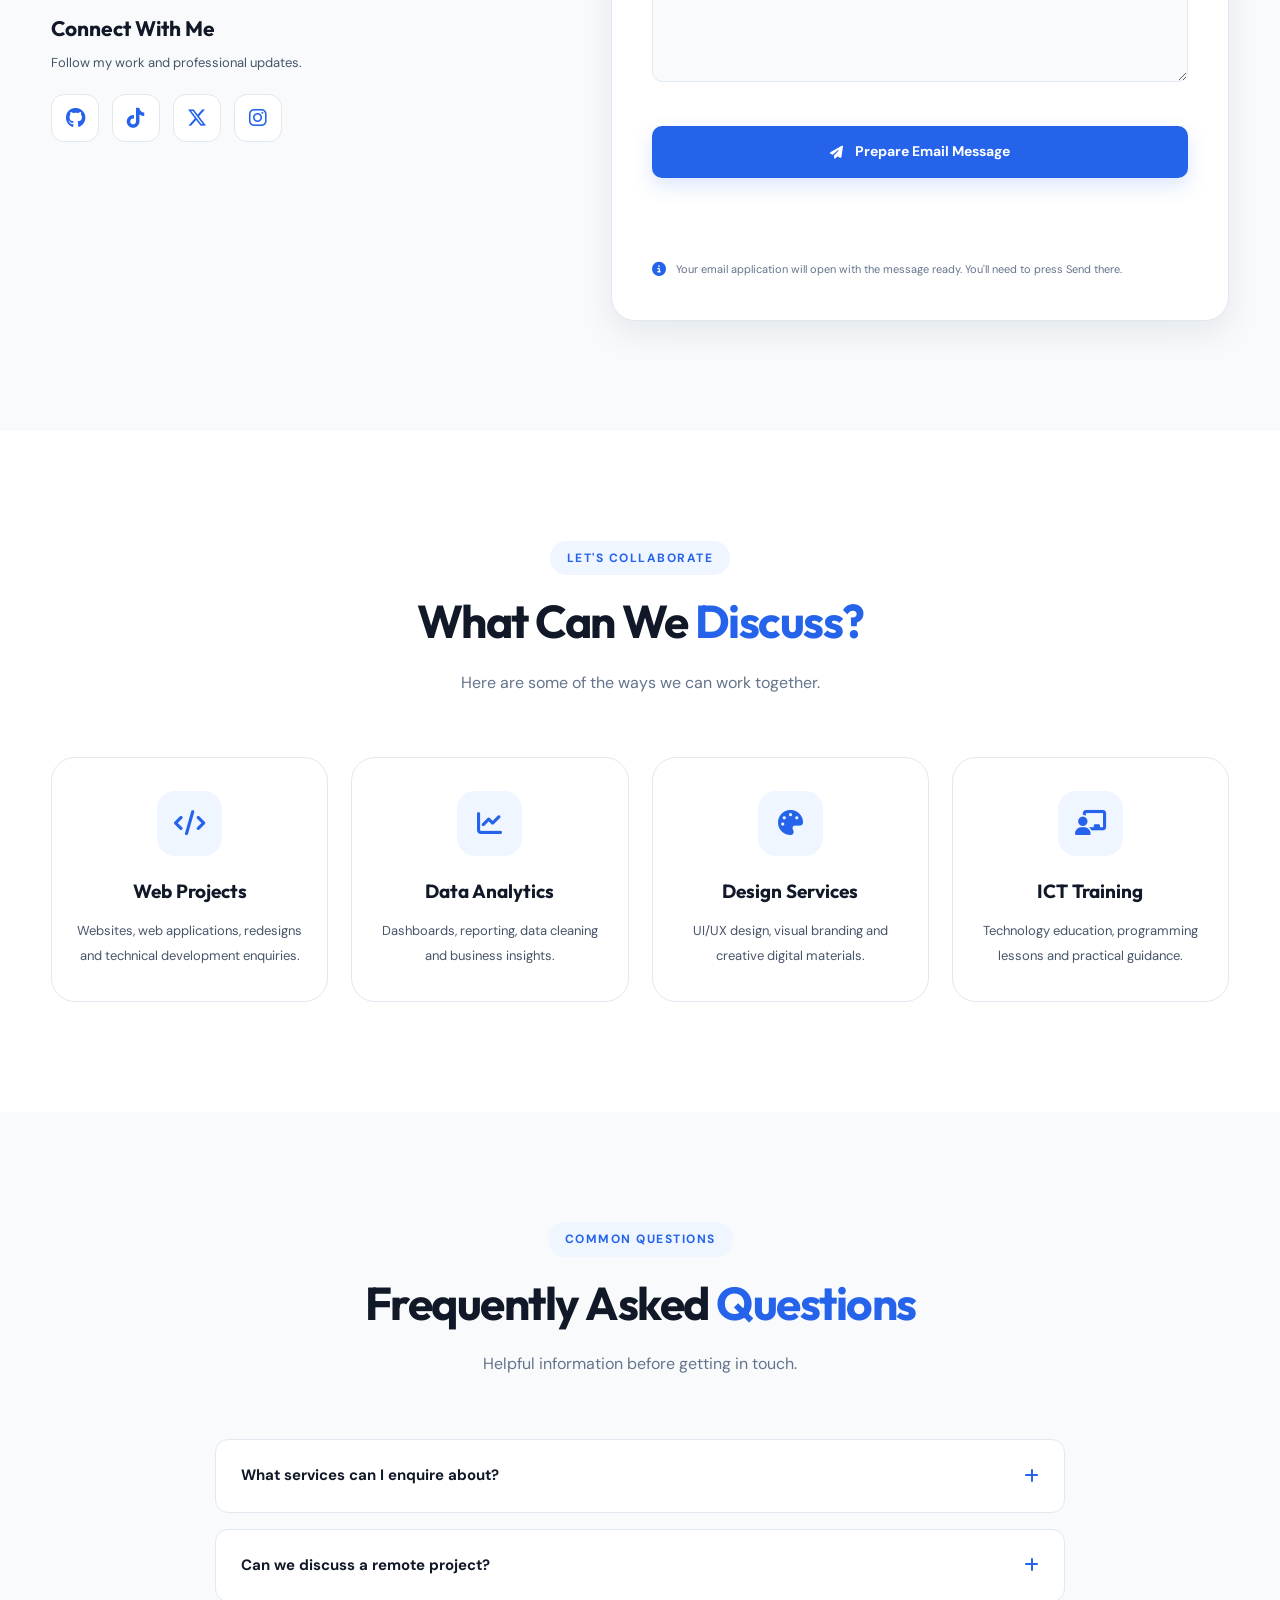
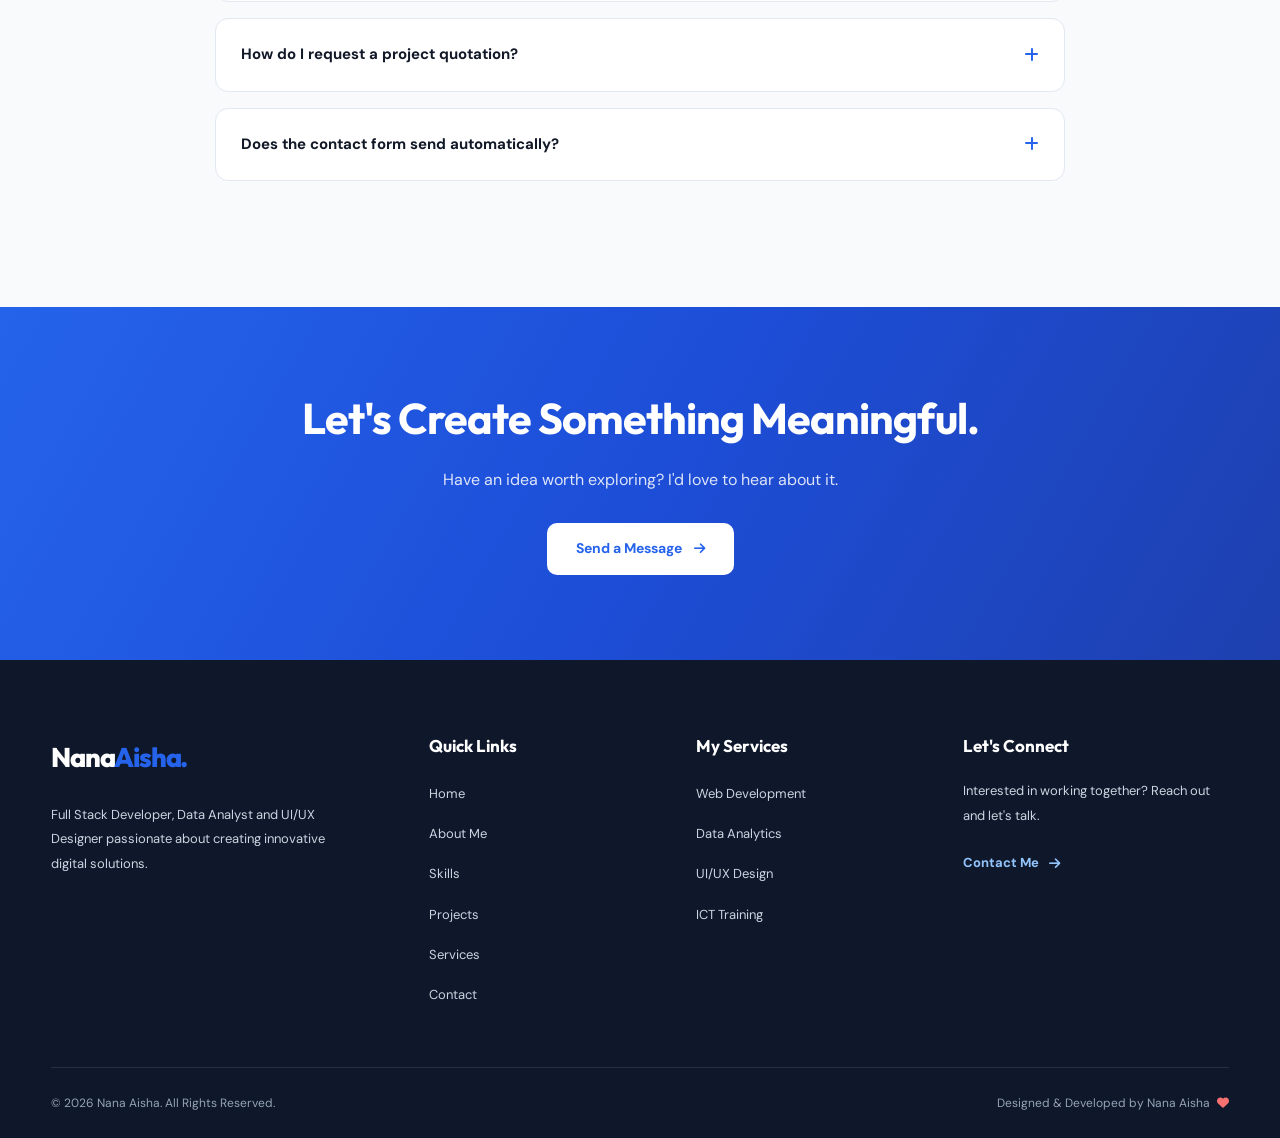
<file: nana-aisha-portfolio/contact.html>
<!DOCTYPE html>
<html lang="en">

<head>
    <meta charset="UTF-8">

    <meta name="viewport"
          content="width=device-width, initial-scale=1.0">

    <meta name="description"
          content="Contact Nana Aisha for web development, data analytics, UI/UX design, graphic design, ICT training and digital collaboration.">

    <meta name="theme-color" content="#ffffff">

    <title>Contact Me | Nana Aisha</title>

    <!-- GOOGLE FONTS -->
    <link rel="preconnect"
          href="https://fonts.googleapis.com">

    <link rel="preconnect"
          href="https://fonts.gstatic.com"
          crossorigin>

    <link
        href="https://fonts.googleapis.com/css2?family=DM+Sans:wght@400;500;600;700&family=Outfit:wght@400;500;600;700;800&display=swap"
        rel="stylesheet">

    <!-- FONT AWESOME -->
    <link
        rel="stylesheet"
        href="https://cdnjs.cloudflare.com/ajax/libs/font-awesome/6.7.2/css/all.min.css">

    <!-- MAIN CSS -->
    <link rel="stylesheet" href="style.css">

    <!-- MAIN JAVASCRIPT -->
    <script src="script.js" defer></script>

</head>

<body>

    <!-- SKIP LINK -->
    <a href="#main-content" class="skip-link">
        Skip to main content
    </a>


    <!-- HEADER -->
    <header class="header" id="header">

        <div class="container nav-container">

            <a href="index.html"
               class="logo"
               aria-label="Nana Aisha Homepage">
                Nana<span>Aisha.</span>
            </a>

            <nav class="navbar"
                 id="navbar"
                 aria-label="Main navigation">

                <ul class="nav-links">

                    <li>
                        <a href="index.html"
                           class="nav-link">
                            Home
                        </a>
                    </li>

                    <li>
                        <a href="about.html"
                           class="nav-link">
                            About
                        </a>
                    </li>

                    <li>
                        <a href="skills.html"
                           class="nav-link">
                            Skills
                        </a>
                    </li>

                    <li>
                        <a href="projects.html"
                           class="nav-link">
                            Projects
                        </a>
                    </li>

                    <li>
                        <a href="services.html"
                           class="nav-link">
                            Services
                        </a>
                    </li>

                    <li>
                        <a href="contact.html"
                           class="nav-link active"
                           aria-current="page">
                            Contact
                        </a>
                    </li>

                </ul>

            </nav>

            <div class="nav-actions">

                <a href="contact.html"
                   class="btn btn-primary nav-cta">
                    Hire Me
                    <i class="fas fa-arrow-up-right-from-square"
                       aria-hidden="true"></i>
                </a>

                <button
                    class="menu-toggle"
                    id="menuToggle"
                    type="button"
                    aria-label="Open navigation menu"
                    aria-expanded="false"
                    aria-controls="navbar">

                    <i class="fas fa-bars"
                       aria-hidden="true"></i>

                </button>

            </div>

        </div>

    </header>


    <main id="main-content">

        <!-- PAGE BANNER -->
        <section class="page-banner">

            <div class="container">

                <div class="page-header-content">

                    <span class="section-tag">
                        Let's Connect
                    </span>

                    <h1>
                        Contact <span>Me</span>
                    </h1>

                    <p>
                        Have a project idea, professional
                        opportunity or question?
                        I'd love to hear from you.
                    </p>

                    <div class="breadcrumbs">

                        <a href="index.html">
                            Home
                        </a>

                        <i class="fas fa-chevron-right"
                           aria-hidden="true"></i>

                        <span>Contact</span>

                    </div>

                </div>

            </div>

        </section>


        <!-- CONTACT INTRODUCTION -->
        <section class="contact-page-intro section">

            <div class="container">

                <div class="contact-intro-content">

                    <span class="section-tag">
                        Get In Touch
                    </span>

                    <h2>
                        Let's Start a
                        <span>Conversation.</span>
                    </h2>

                    <p>
                        Whether you're looking for
                        a developer, data analyst,
                        designer or technology trainer,
                        I'm happy to discuss how
                        I can contribute to your goals.
                    </p>

                </div>

            </div>

        </section>


        <!-- MAIN CONTACT SECTION -->
        <section class="contact-page-section section">

            <div class="container">

                <div class="contact-page-grid">


                    <!-- CONTACT INFORMATION -->
                    <div class="contact-page-info">

                        <div class="contact-page-info-heading">

                            <span class="section-tag">
                                Contact Information
                            </span>

                            <h2>
                                Let's Talk About
                                <span>Your Project.</span>
                            </h2>

                            <p>
                                Reach out to discuss
                                collaborations, freelance
                                opportunities, training,
                                or digital projects.
                            </p>

                        </div>


                        <!-- EMAIL -->
                        <div class="contact-detail-card">

                            <div class="contact-detail-icon">
                                <i class="fas fa-envelope"
                                   aria-hidden="true"></i>
                            </div>

                            <div class="contact-detail-content">

                                <h3>Email Address</h3>

                                <!-- REPLACE WITH YOUR EMAIL -->
                                <a href="mailto:nanaaisha780@gmail.com">
                                    nanaaisha780@gmail.com
                                </a>

                                <p>
                                    For projects and enquiries
                                </p>

                            </div>

                        </div>


                        <!-- LOCATION -->
                        <div class="contact-detail-card">

                            <div class="contact-detail-icon">
                                <i class="fas fa-location-dot"
                                   aria-hidden="true"></i>
                            </div>

                            <div class="contact-detail-content">

                                <h3>Location</h3>

                                <p class="contact-detail-main">
                                    Nigeria
                                </p>

                                <p>
                                    Open to discussing remote
                                    collaborations
                                </p>

                            </div>

                        </div>


                        <!-- AVAILABILITY -->
                        <div class="contact-detail-card">

                            <div class="contact-detail-icon">
                                <i class="fas fa-briefcase"
                                   aria-hidden="true"></i>
                            </div>

                            <div class="contact-detail-content">

                                <h3>Professional Enquiries</h3>

                                <p class="contact-detail-main">
                                    Projects & Collaborations
                                </p>

                                <p>
                                    Get in touch to discuss
                                    current availability
                                </p>

                            </div>

                        </div>


                        <!-- SOCIAL LINKS -->
                        <div class="contact-social-section">

                            <h3>Connect With Me</h3>

                            <p>
                                Follow my work and
                                professional updates.
                            </p>

                            <!--
                                Replace the # links with
                                your actual profile URLs.
                                Remove links you do not use.
                            -->

                            <div class="contact-social-links">

                                <a href="https://github.com/Aishamake"
                                   class="contact-social-link"
                                   aria-label="GitHub profile link not yet configured"
                                   title="Add GitHub profile URL"
                                   onclick="return false;">

                                    <i class="fab fa-github"
                                       aria-hidden="true"></i>

                                </a>

                                <a href="www.tiktok.com/@codecraftcenter78"
                                   class="contact-social-link"
                                   aria-label="LinkedIn profile link not yet configured"
                                   title="Add LinkedIn profile URL"
                                   onclick="return false;">

                                    <i class="fab fa-tiktok"
                                       aria-hidden="true"></i>

                                </a>

                                <a href="https://x.com/codecraft780?s=11"
                                   class="contact-social-link"
                                   aria-label="Instagram profile link not yet configured"
                                   title="Add Instagram profile URL"
                                   onclick="return false;">

                                    <i class="fab fa-x-twitter"
                                       aria-hidden="true"></i>

                                </a>

                                <a href="https://www.instagram.com/codecraftcenter780?"
                                   class="contact-social-link"
                                   aria-label="Facebook profile link not yet configured"
                                   title="Add Facebook profile URL"
                                   onclick="return false;">

                                    <i class="fab fa-instagram"
                                       aria-hidden="true"></i>

                                </a>

                            </div>

                        </div>

                    </div>


                    <!-- CONTACT FORM -->
                    <div class="contact-page-form-wrapper">

                        <div class="contact-form-heading">

                            <div class="contact-form-heading-icon">
                                <i class="fas fa-paper-plane"
                                   aria-hidden="true"></i>
                            </div>

                            <h2>Send Me a Message</h2>

                            <p>
                                Fill out the form below
                                and prepare your message
                                in your email application.
                            </p>

                        </div>


                        <form
                            id="contactForm"
                            class="contact-form"
                            action="#"
                            method="post">

                            <!-- NAME -->
                            <div class="form-row">

                                <div class="form-group">

                                    <label for="name">
                                        Full Name
                                        <span aria-hidden="true">*</span>
                                    </label>

                                    <input
                                        type="text"
                                        id="name"
                                        name="name"
                                        placeholder="Enter your full name"
                                        autocomplete="name"
                                        minlength="2"
                                        required>

                                </div>


                                <!-- EMAIL -->
                                <div class="form-group">

                                    <label for="email">
                                        Email Address
                                        <span aria-hidden="true">*</span>
                                    </label>

                                    <input
                                        type="email"
                                        id="email"
                                        name="email"
                                        placeholder="Enter your email address"
                                        autocomplete="email"
                                        required>

                                </div>

                            </div>


                            <!-- SUBJECT -->
                            <div class="form-group">

                                <label for="subject">
                                    Subject
                                    <span aria-hidden="true">*</span>
                                </label>

                                <input
                                    type="text"
                                    id="subject"
                                    name="subject"
                                    placeholder="What is your message about?"
                                    required>

                            </div>


                            <!-- MESSAGE -->
                            <div class="form-group">

                                <label for="message">
                                    Your Message
                                    <span aria-hidden="true">*</span>
                                </label>

                                <textarea
                                    id="message"
                                    name="message"
                                    rows="7"
                                    placeholder="Tell me about your project, idea or enquiry..."
                                    minlength="10"
                                    required></textarea>

                            </div>


                            <!-- SUBMIT -->
                            <button
                                type="submit"
                                class="btn btn-primary form-submit">

                                <i class="fas fa-paper-plane"
                                   aria-hidden="true"></i>

                                Prepare Email Message

                            </button>


                            <!-- FORM STATUS -->
                            <p
                                id="formStatus"
                                class="form-status"
                                role="status"
                                aria-live="polite">
                            </p>


                            <p class="contact-form-note">

                                <i class="fas fa-circle-info"
                                   aria-hidden="true"></i>

                                Your email application will
                                open with the message ready.
                                You'll need to press Send there.

                            </p>

                        </form>

                    </div>

                </div>

            </div>

        </section>


        <!-- CONTACT REASONS -->
        <section class="contact-reasons-section section">

            <div class="container">

                <div class="section-heading">

                    <span class="section-tag">
                        Let's Collaborate
                    </span>

                    <h2 class="section-title">
                        What Can We <span>Discuss?</span>
                    </h2>

                    <p class="section-subtitle">
                        Here are some of the ways
                        we can work together.
                    </p>

                </div>


                <div class="contact-reasons-grid">

                    <div class="contact-reason-card">

                        <div class="contact-reason-icon">
                            <i class="fas fa-code"
                               aria-hidden="true"></i>
                        </div>

                        <h3>Web Projects</h3>

                        <p>
                            Websites, web applications,
                            redesigns and technical
                            development enquiries.
                        </p>

                    </div>


                    <div class="contact-reason-card">

                        <div class="contact-reason-icon">
                            <i class="fas fa-chart-line"
                               aria-hidden="true"></i>
                        </div>

                        <h3>Data Analytics</h3>

                        <p>
                            Dashboards, reporting,
                            data cleaning and
                            business insights.
                        </p>

                    </div>


                    <div class="contact-reason-card">

                        <div class="contact-reason-icon">
                            <i class="fas fa-palette"
                               aria-hidden="true"></i>
                        </div>

                        <h3>Design Services</h3>

                        <p>
                            UI/UX design, visual
                            branding and creative
                            digital materials.
                        </p>

                    </div>


                    <div class="contact-reason-card">

                        <div class="contact-reason-icon">
                            <i class="fas fa-chalkboard-user"
                               aria-hidden="true"></i>
                        </div>

                        <h3>ICT Training</h3>

                        <p>
                            Technology education,
                            programming lessons
                            and practical guidance.
                        </p>

                    </div>

                </div>

            </div>

        </section>


        <!-- FREQUENTLY ASKED QUESTIONS -->
        <section class="contact-faq-section section">

            <div class="container">

                <div class="section-heading">

                    <span class="section-tag">
                        Common Questions
                    </span>

                    <h2 class="section-title">
                        Frequently Asked <span>Questions</span>
                    </h2>

                    <p class="section-subtitle">
                        Helpful information before
                        getting in touch.
                    </p>

                </div>


                <div class="contact-faq-list">

                    <details class="contact-faq-item">

                        <summary>
                            What services can I enquire about?
                            <i class="fas fa-plus"
                               aria-hidden="true"></i>
                        </summary>

                        <div class="contact-faq-answer">

                            <p>
                                You can enquire about
                                web development, backend
                                development, data analytics,
                                UI/UX design, graphic design,
                                and ICT training.
                            </p>

                        </div>

                    </details>


                    <details class="contact-faq-item">

                        <summary>
                            Can we discuss a remote project?
                            <i class="fas fa-plus"
                               aria-hidden="true"></i>
                        </summary>

                        <div class="contact-faq-answer">

                            <p>
                                Yes, you can get in touch
                                to discuss remote project
                                requirements, collaboration
                                arrangements, and availability.
                            </p>

                        </div>

                    </details>


                    <details class="contact-faq-item">

                        <summary>
                            How do I request a project quotation?
                            <i class="fas fa-plus"
                               aria-hidden="true"></i>
                        </summary>

                        <div class="contact-faq-answer">

                            <p>
                                Send a message describing
                                your project, required features,
                                expected timeline and any
                                relevant details so the scope
                                can be discussed.
                            </p>

                        </div>

                    </details>


                    <details class="contact-faq-item">

                        <summary>
                            Does the contact form send automatically?
                            <i class="fas fa-plus"
                               aria-hidden="true"></i>
                        </summary>

                        <div class="contact-faq-answer">

                            <p>
                                No. The form opens your
                                email application with
                                a prepared message.
                                You must review it and
                                press Send to deliver it.
                            </p>

                        </div>

                    </details>

                </div>

            </div>

        </section>


        <!-- CTA -->
        <section class="cta-section">

            <div class="container">

                <div class="cta-content">

                    <h2>
                        Let's Create Something Meaningful.
                    </h2>

                    <p>
                        Have an idea worth exploring?
                        I'd love to hear about it.
                    </p>

                    <a href="#contactForm"
                       class="btn btn-light">

                        Send a Message

                        <i class="fas fa-arrow-right"
                           aria-hidden="true"></i>

                    </a>

                </div>

            </div>

        </section>

    </main>


    <!-- FOOTER -->
    <footer class="footer">

        <div class="container">

            <div class="footer-grid">

                <div class="footer-about">

                    <a href="index.html" class="logo">
                        Nana<span>Aisha.</span>
                    </a>

                    <p>
                        Full Stack Developer, Data Analyst
                        and UI/UX Designer passionate about
                        creating innovative digital solutions.
                    </p>

                </div>


                <div class="footer-links">

                    <h3>Quick Links</h3>

                    <ul>

                        <li>
                            <a href="index.html">Home</a>
                        </li>

                        <li>
                            <a href="about.html">About Me</a>
                        </li>

                        <li>
                            <a href="skills.html">Skills</a>
                        </li>

                        <li>
                            <a href="projects.html">Projects</a>
                        </li>

                        <li>
                            <a href="services.html">Services</a>
                        </li>

                        <li>
                            <a href="contact.html">Contact</a>
                        </li>

                    </ul>

                </div>


                <div class="footer-links">

                    <h3>My Services</h3>

                    <ul>

                        <li>
                            <a href="services.html">
                                Web Development
                            </a>
                        </li>

                        <li>
                            <a href="services.html">
                                Data Analytics
                            </a>
                        </li>

                        <li>
                            <a href="services.html">
                                UI/UX Design
                            </a>
                        </li>

                        <li>
                            <a href="services.html">
                                ICT Training
                            </a>
                        </li>

                    </ul>

                </div>


                <div class="footer-contact">

                    <h3>Let's Connect</h3>

                    <p>
                        Interested in working together?
                        Reach out and let's talk.
                    </p>

                    <a href="contact.html"
                       class="footer-contact-link">

                        Contact Me

                        <i class="fas fa-arrow-right"
                           aria-hidden="true"></i>

                    </a>

                </div>

            </div>


            <div class="footer-bottom">

                <p>
                    &copy;
                    <span id="currentYear">2026</span>
                    Nana Aisha. All Rights Reserved.
                </p>

                <p>
                    Designed & Developed by Nana Aisha
                    <i class="fas fa-heart"
                       aria-hidden="true"></i>
                </p>

            </div>

        </div>

    </footer>


    <!-- BACK TO TOP -->
    <button
        id="backToTop"
        class="back-to-top"
        type="button"
        aria-label="Back to top">

        <i class="fas fa-arrow-up"
           aria-hidden="true"></i>

    </button>

</body>
</html>
</file>
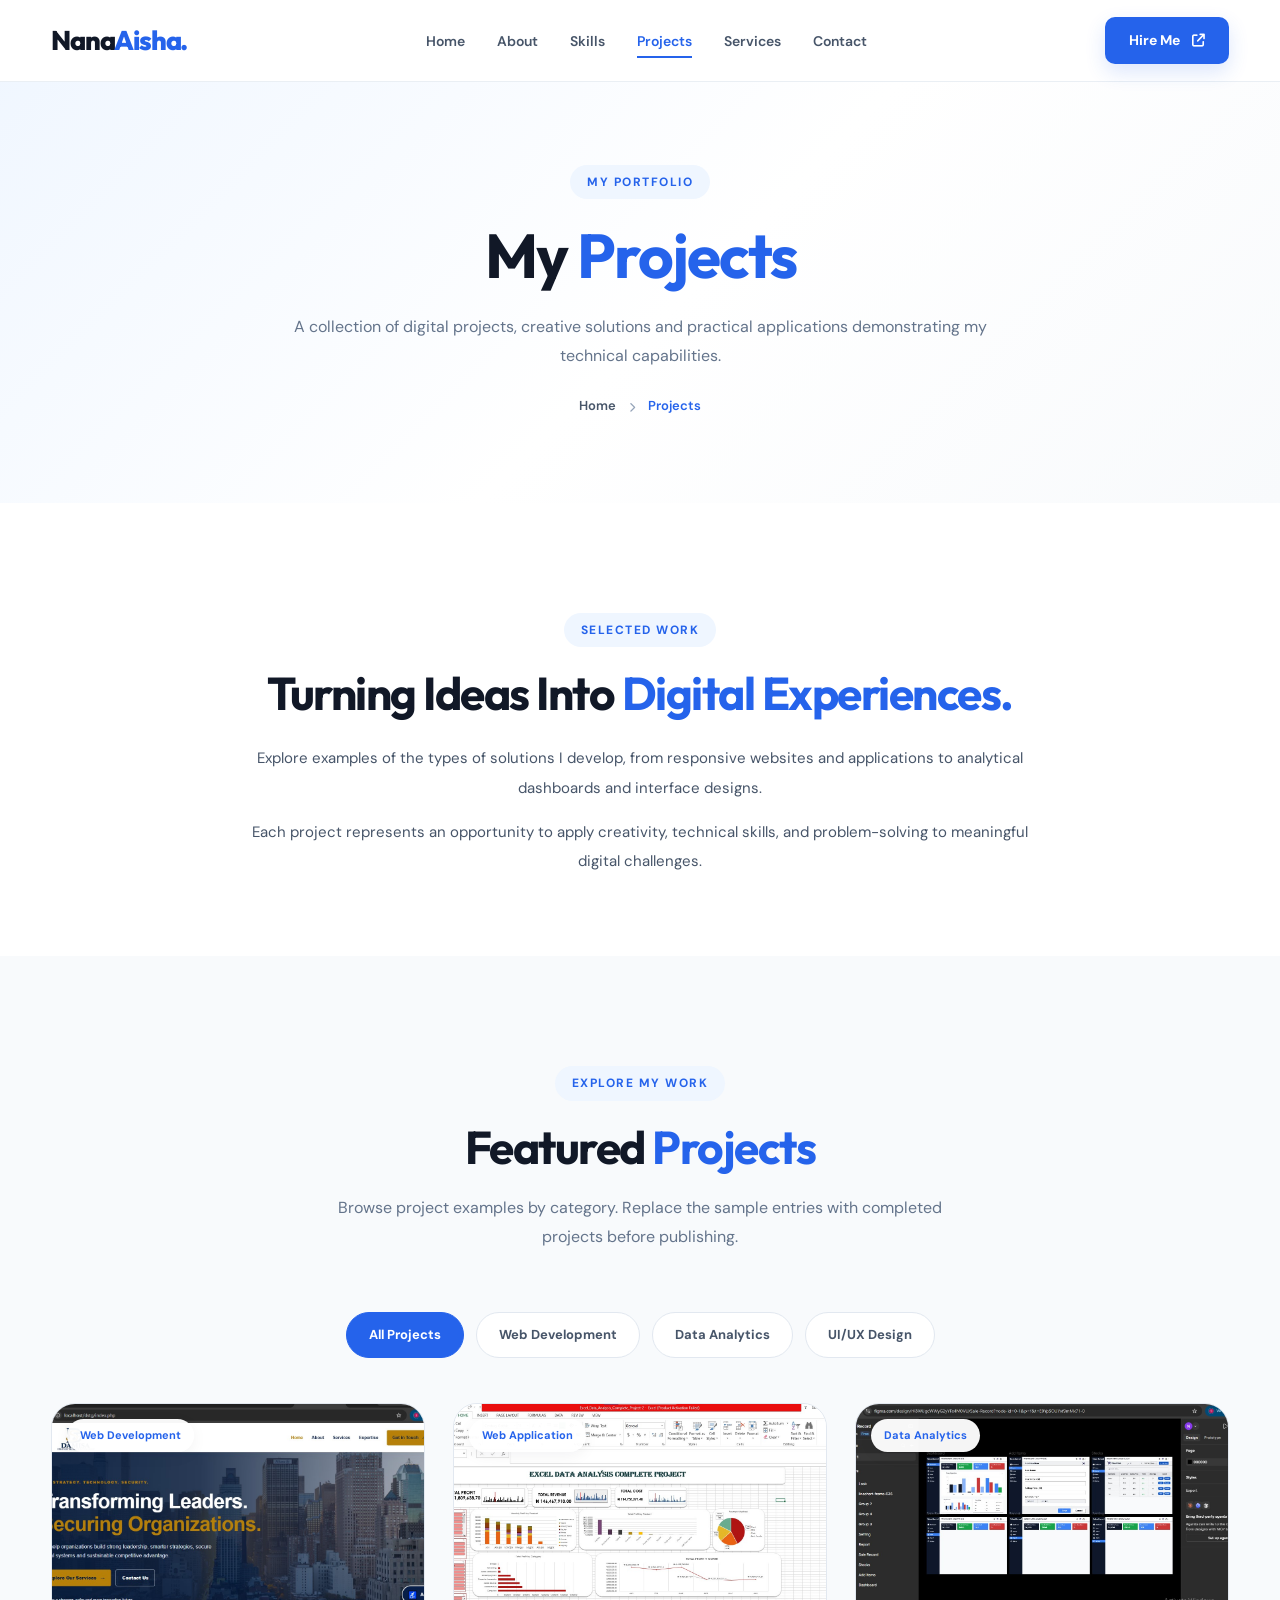
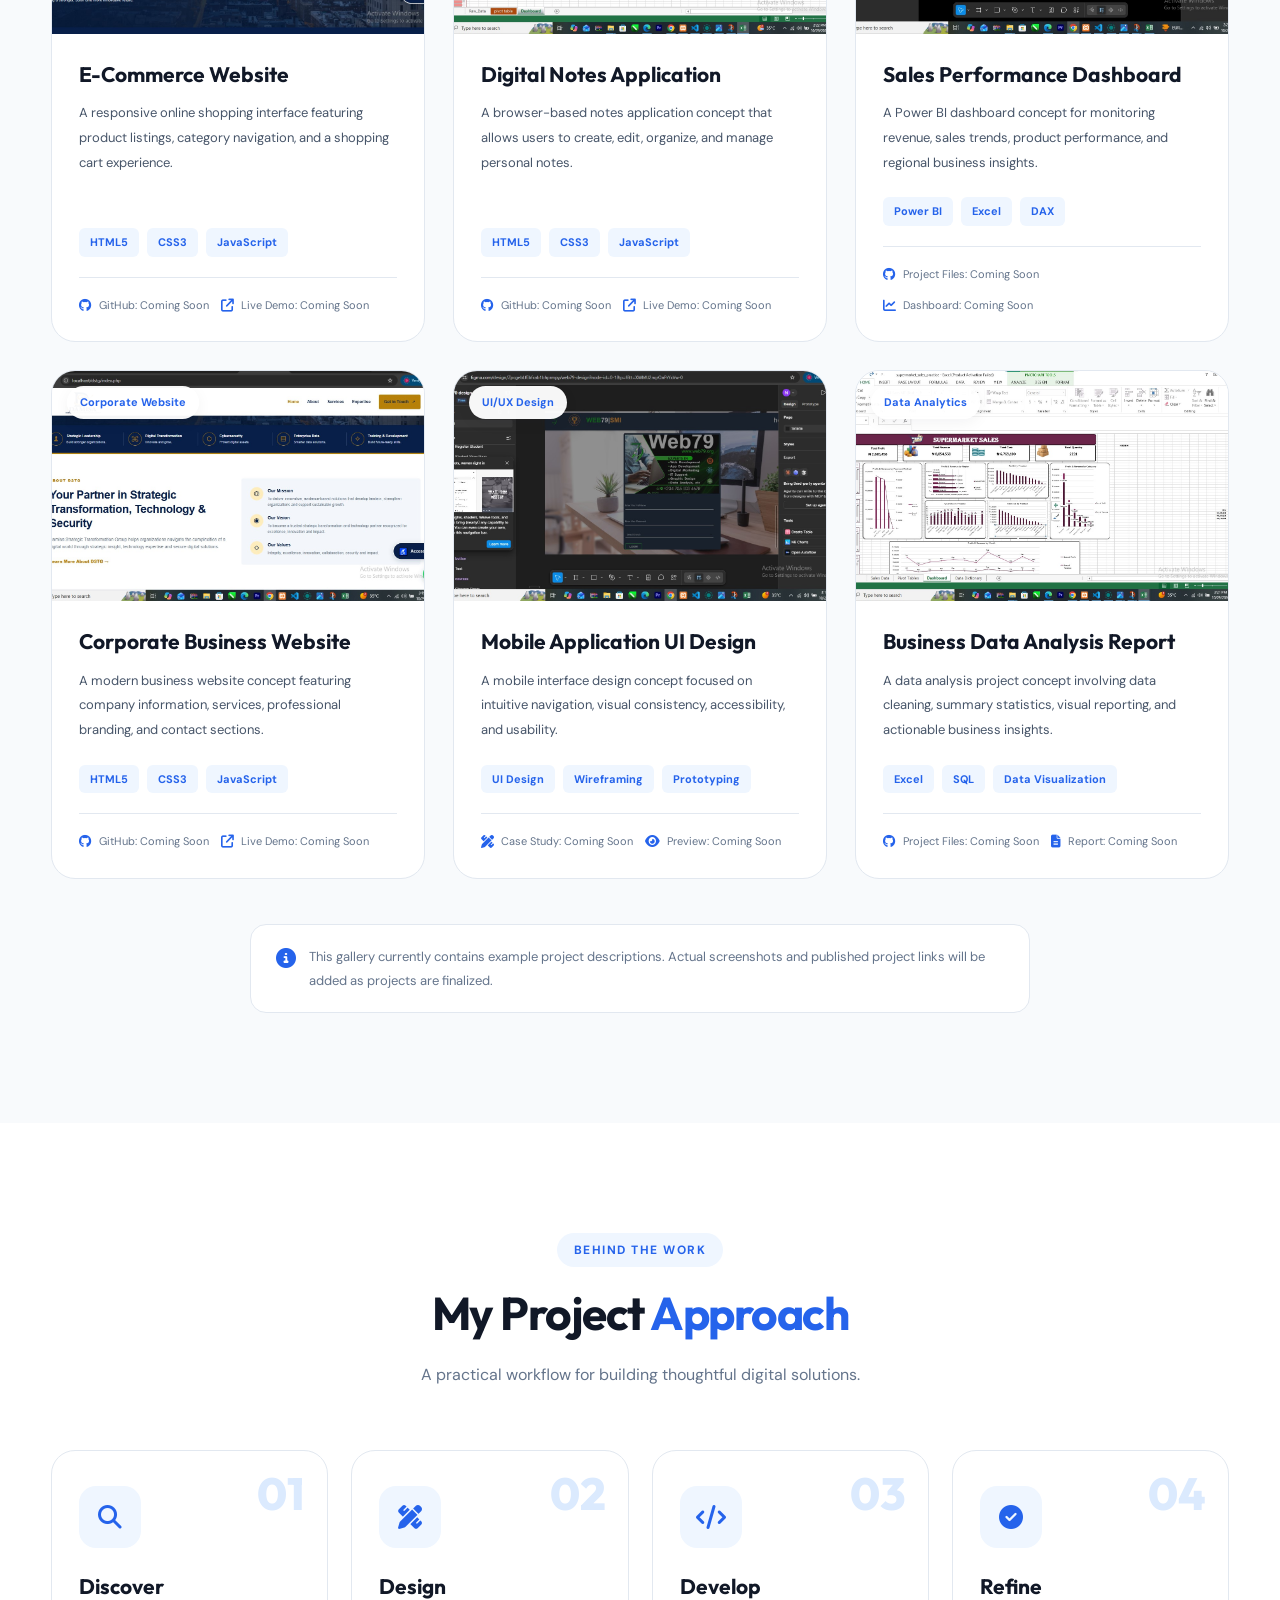
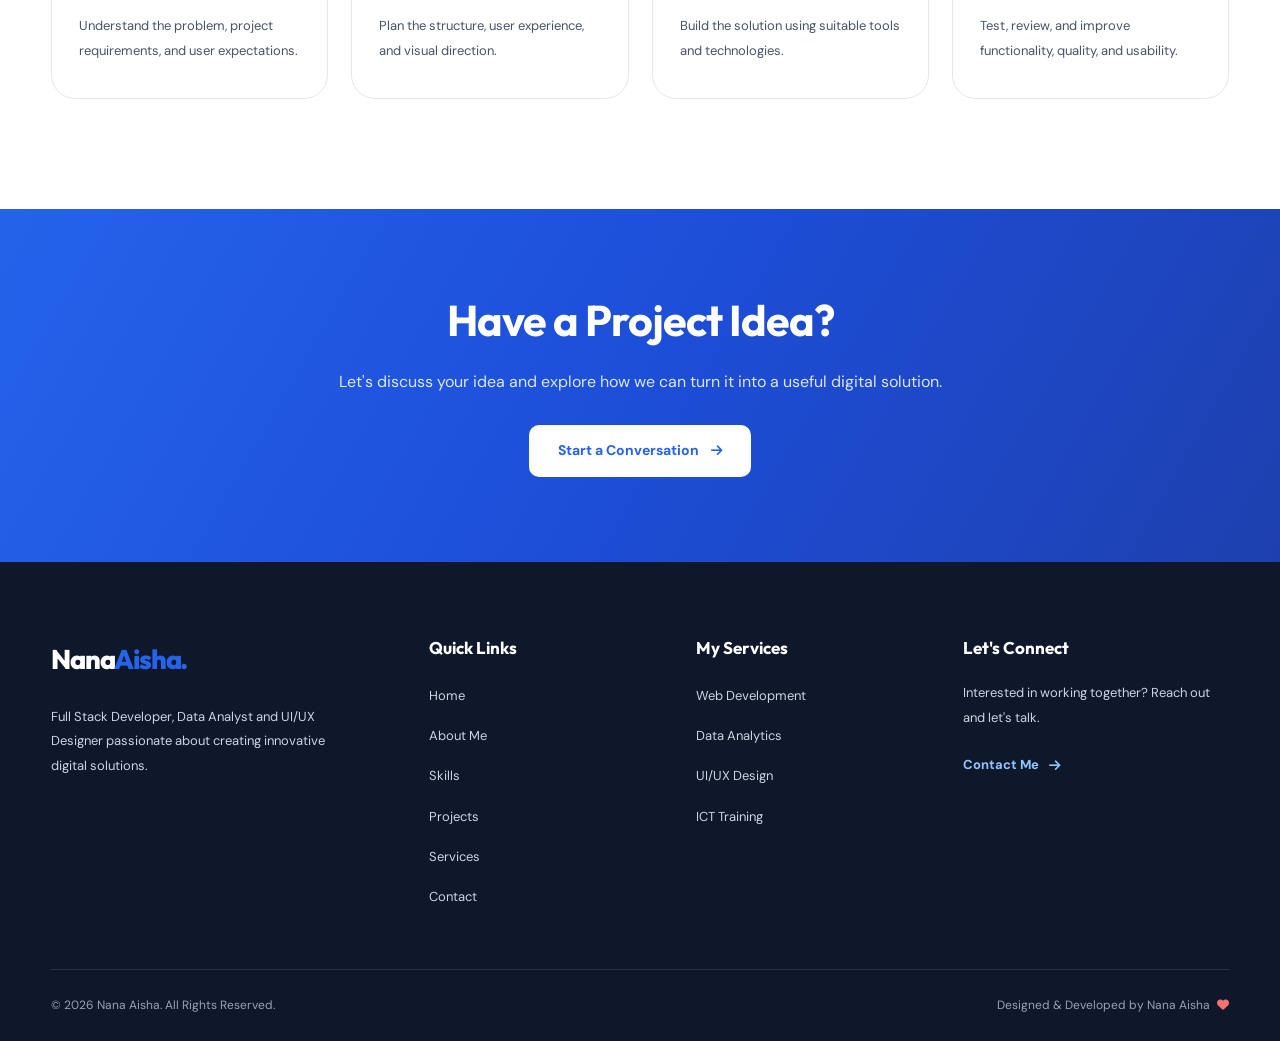
<file: nana-aisha-portfolio/projects.html>
<!DOCTYPE html>
<html lang="en">
<head>
    <meta charset="UTF-8">
    <meta name="viewport"
          content="width=device-width, initial-scale=1.0">

    <meta name="description"
          content="Explore Nana Aisha's portfolio projects in web development, data analytics, and UI/UX design.">

    <meta name="theme-color" content="#ffffff">

    <title>My Projects | Nana Aisha</title>

    <!-- GOOGLE FONTS -->
    <link rel="preconnect"
          href="https://fonts.googleapis.com">

    <link rel="preconnect"
          href="https://fonts.gstatic.com"
          crossorigin>

    <link
        href="https://fonts.googleapis.com/css2?family=DM+Sans:wght@400;500;600;700&family=Outfit:wght@400;500;600;700;800&display=swap"
        rel="stylesheet">

    <!-- FONT AWESOME -->
    <link
        rel="stylesheet"
        href="https://cdnjs.cloudflare.com/ajax/libs/font-awesome/6.7.2/css/all.min.css">

    <!-- MAIN CSS -->
    <link rel="stylesheet" href="style.css">

    <!-- MAIN JAVASCRIPT -->
    <script src="script.js" defer></script>
</head>

<body>

    <!-- SKIP LINK -->
    <a href="#main-content" class="skip-link">
        Skip to main content
    </a>

    <!-- HEADER -->
    <header class="header" id="header">

        <div class="container nav-container">

            <a href="index.html"
               class="logo"
               aria-label="Nana Aisha Homepage">
                Nana<span>Aisha.</span>
            </a>

            <nav class="navbar"
                 id="navbar"
                 aria-label="Main navigation">

                <ul class="nav-links">

                    <li>
                        <a href="index.html"
                           class="nav-link">
                            Home
                        </a>
                    </li>

                    <li>
                        <a href="about.html"
                           class="nav-link">
                            About
                        </a>
                    </li>

                    <li>
                        <a href="skills.html"
                           class="nav-link">
                            Skills
                        </a>
                    </li>

                    <li>
                        <a href="projects.html"
                           class="nav-link active"
                           aria-current="page">
                            Projects
                        </a>
                    </li>

                    <li>
                        <a href="services.html"
                           class="nav-link">
                            Services
                        </a>
                    </li>

                    <li>
                        <a href="contact.html"
                           class="nav-link">
                            Contact
                        </a>
                    </li>

                </ul>

            </nav>

            <div class="nav-actions">

                <a href="contact.html"
                   class="btn btn-primary nav-cta">
                    Hire Me
                    <i class="fas fa-arrow-up-right-from-square"
                       aria-hidden="true"></i>
                </a>

                <button
                    class="menu-toggle"
                    id="menuToggle"
                    type="button"
                    aria-label="Open navigation menu"
                    aria-expanded="false"
                    aria-controls="navbar">
                    <i class="fas fa-bars"
                       aria-hidden="true"></i>
                </button>

            </div>

        </div>

    </header>

    <main id="main-content">

        <!-- PAGE BANNER -->
        <section class="page-banner">

            <div class="container">

                <div class="page-header-content">

                    <span class="section-tag">
                        My Portfolio
                    </span>

                    <h1>
                        My <span>Projects</span>
                    </h1>

                    <p>
                        A collection of digital projects,
                        creative solutions and practical
                        applications demonstrating my
                        technical capabilities.
                    </p>

                    <div class="breadcrumbs">

                        <a href="index.html">Home</a>

                        <i class="fas fa-chevron-right"
                           aria-hidden="true"></i>

                        <span>Projects</span>

                    </div>

                </div>

            </div>

        </section>


        <!-- PROJECTS INTRODUCTION -->
        <section class="projects-intro-section section">

            <div class="container">

                <div class="projects-intro-content">

                    <span class="section-tag">
                        Selected Work
                    </span>

                    <h2>
                        Turning Ideas Into
                        <span>Digital Experiences.</span>
                    </h2>

                    <p>
                        Explore examples of the types of
                        solutions I develop, from responsive
                        websites and applications to
                        analytical dashboards and
                        interface designs.
                    </p>

                    <p>
                        Each project represents an opportunity
                        to apply creativity, technical skills,
                        and problem-solving to meaningful
                        digital challenges.
                    </p>

                </div>

            </div>

        </section>


        <!-- PROJECTS GALLERY -->
        <section class="projects-page-section section"
                 id="projects-gallery">

            <div class="container">

                <div class="section-heading">

                    <span class="section-tag">
                        Explore My Work
                    </span>

                    <h2 class="section-title">
                        Featured <span>Projects</span>
                    </h2>

                    <p class="section-subtitle">
                        Browse project examples by category.
                        Replace the sample entries with
                        completed projects before publishing.
                    </p>

                </div>


                <!-- PROJECT FILTER BUTTONS -->
                <div class="project-filters"
                     role="group"
                     aria-label="Filter projects">

                    <button
                        type="button"
                        class="filter-btn active"
                        data-filter="all"
                        aria-pressed="true">
                        All Projects
                    </button>

                    <button
                        type="button"
                        class="filter-btn"
                        data-filter="web"
                        aria-pressed="false">
                        Web Development
                    </button>

                    <button
                        type="button"
                        class="filter-btn"
                        data-filter="data"
                        aria-pressed="false">
                        Data Analytics
                    </button>

                    <button
                        type="button"
                        class="filter-btn"
                        data-filter="design"
                        aria-pressed="false">
                        UI/UX Design
                    </button>

                </div>


                <!-- PROJECT GRID -->
                <div class="projects-grid projects-page-grid">


                    <!-- PROJECT 1 -->
                    <article class="project-card"
                             data-category="web">

                        <div class="project-image">

                            <img
                                src="images/project1.jpg"
                                alt="Screenshot placeholder for a responsive e-commerce website"
                                loading="lazy">

                            <span class="project-category">
                                Web Development
                            </span>

                        </div>

                        <div class="project-content">

                            <h3>
                                E-Commerce Website
                            </h3>

                            <p>
                                A responsive online shopping
                                interface featuring product
                                listings, category navigation,
                                and a shopping cart experience.
                            </p>

                            <div class="project-tech">
                                <span>HTML5</span>
                                <span>CSS3</span>
                                <span>JavaScript</span>
                            </div>

                            <div class="project-links">

                                <!-- Replace with real links -->
                                <span class="project-link-placeholder">
                                    <i class="fab fa-github"
                                       aria-hidden="true"></i>
                                    GitHub: Coming Soon
                                </span>

                                <span class="project-link-placeholder">
                                    <i class="fas fa-arrow-up-right-from-square"
                                       aria-hidden="true"></i>
                                    Live Demo: Coming Soon
                                </span>

                            </div>

                        </div>

                    </article>


                    <!-- PROJECT 2 -->
                    <article class="project-card"
                             data-category="web">

                        <div class="project-image">

                            <img
                                src="images/project2.jpg"
                                alt="Screenshot placeholder for a digital notes web application"
                                loading="lazy">

                            <span class="project-category">
                                Web Application
                            </span>

                        </div>

                        <div class="project-content">

                            <h3>
                                Digital Notes Application
                            </h3>

                            <p>
                                A browser-based notes application
                                concept that allows users to
                                create, edit, organize, and
                                manage personal notes.
                            </p>

                            <div class="project-tech">
                                <span>HTML5</span>
                                <span>CSS3</span>
                                <span>JavaScript</span>
                            </div>

                            <div class="project-links">

                                <span class="project-link-placeholder">
                                    <i class="fab fa-github"
                                       aria-hidden="true"></i>
                                    GitHub: Coming Soon
                                </span>

                                <span class="project-link-placeholder">
                                    <i class="fas fa-arrow-up-right-from-square"
                                       aria-hidden="true"></i>
                                    Live Demo: Coming Soon
                                </span>

                            </div>

                        </div>

                    </article>


                    <!-- PROJECT 3 -->
                    <article class="project-card"
                             data-category="data">

                        <div class="project-image">

                            <img
                                src="images/project3.jpg"
                                alt="Screenshot placeholder for a Power BI sales dashboard"
                                loading="lazy">

                            <span class="project-category">
                                Data Analytics
                            </span>

                        </div>

                        <div class="project-content">

                            <h3>
                                Sales Performance Dashboard
                            </h3>

                            <p>
                                A Power BI dashboard concept
                                for monitoring revenue, sales
                                trends, product performance,
                                and regional business insights.
                            </p>

                            <div class="project-tech">
                                <span>Power BI</span>
                                <span>Excel</span>
                                <span>DAX</span>
                            </div>

                            <div class="project-links">

                                <span class="project-link-placeholder">
                                    <i class="fab fa-github"
                                       aria-hidden="true"></i>
                                    Project Files: Coming Soon
                                </span>

                                <span class="project-link-placeholder">
                                    <i class="fas fa-chart-line"
                                       aria-hidden="true"></i>
                                    Dashboard: Coming Soon
                                </span>

                            </div>

                        </div>

                    </article>


                    <!-- PROJECT 4 -->
                    <article class="project-card"
                             data-category="web">

                        <div class="project-image">

                            <img
                                src="images/project4.jpg"
                                alt="Screenshot placeholder for a company website"
                                loading="lazy">

                            <span class="project-category">
                                Corporate Website
                            </span>

                        </div>

                        <div class="project-content">

                            <h3>
                                Corporate Business Website
                            </h3>

                            <p>
                                A modern business website
                                concept featuring company
                                information, services,
                                professional branding,
                                and contact sections.
                            </p>

                            <div class="project-tech">
                                <span>HTML5</span>
                                <span>CSS3</span>
                                <span>JavaScript</span>
                            </div>

                            <div class="project-links">

                                <span class="project-link-placeholder">
                                    <i class="fab fa-github"
                                       aria-hidden="true"></i>
                                    GitHub: Coming Soon
                                </span>

                                <span class="project-link-placeholder">
                                    <i class="fas fa-arrow-up-right-from-square"
                                       aria-hidden="true"></i>
                                    Live Demo: Coming Soon
                                </span>

                            </div>

                        </div>

                    </article>


                    <!-- PROJECT 5 -->
                    <article class="project-card"
                             data-category="design">

                        <div class="project-image">

                            <img
                                src="images/project5.jpg"
                                alt="Screenshot placeholder for a mobile application UI design"
                                loading="lazy">

                            <span class="project-category">
                                UI/UX Design
                            </span>

                        </div>

                        <div class="project-content">

                            <h3>
                                Mobile Application UI Design
                            </h3>

                            <p>
                                A mobile interface design
                                concept focused on intuitive
                                navigation, visual consistency,
                                accessibility, and usability.
                            </p>

                            <div class="project-tech">
                                <span>UI Design</span>
                                <span>Wireframing</span>
                                <span>Prototyping</span>
                            </div>

                            <div class="project-links">

                                <span class="project-link-placeholder">
                                    <i class="fas fa-pen-ruler"
                                       aria-hidden="true"></i>
                                    Case Study: Coming Soon
                                </span>

                                <span class="project-link-placeholder">
                                    <i class="fas fa-eye"
                                       aria-hidden="true"></i>
                                    Preview: Coming Soon
                                </span>

                            </div>

                        </div>

                    </article>


                    <!-- PROJECT 6 -->
                    <article class="project-card"
                             data-category="data">

                        <div class="project-image">

                            <img
                                src="images/project6.jpg"
                                alt="Screenshot placeholder for a data analysis report"
                                loading="lazy">

                            <span class="project-category">
                                Data Analytics
                            </span>

                        </div>

                        <div class="project-content">

                            <h3>
                                Business Data Analysis Report
                            </h3>

                            <p>
                                A data analysis project concept
                                involving data cleaning,
                                summary statistics, visual
                                reporting, and actionable
                                business insights.
                            </p>

                            <div class="project-tech">
                                <span>Excel</span>
                                <span>SQL</span>
                                <span>Data Visualization</span>
                            </div>

                            <div class="project-links">

                                <span class="project-link-placeholder">
                                    <i class="fab fa-github"
                                       aria-hidden="true"></i>
                                    Project Files: Coming Soon
                                </span>

                                <span class="project-link-placeholder">
                                    <i class="fas fa-file-lines"
                                       aria-hidden="true"></i>
                                    Report: Coming Soon
                                </span>

                            </div>

                        </div>

                    </article>


                </div>

                <!-- PROJECT NOTICE -->
                <div class="projects-page-note">

                    <i class="fas fa-circle-info"
                       aria-hidden="true"></i>

                    <p>
                        This gallery currently contains
                        example project descriptions.
                        Actual screenshots and published
                        project links will be added as
                        projects are finalized.
                    </p>

                </div>

            </div>

        </section>


        <!-- WORK APPROACH -->
        <section class="project-approach-section section">

            <div class="container">

                <div class="section-heading">

                    <span class="section-tag">
                        Behind the Work
                    </span>

                    <h2 class="section-title">
                        My Project <span>Approach</span>
                    </h2>

                    <p class="section-subtitle">
                        A practical workflow for building
                        thoughtful digital solutions.
                    </p>

                </div>


                <div class="project-approach-grid">

                    <div class="project-approach-card">

                        <div class="approach-icon">
                            <i class="fas fa-magnifying-glass"
                               aria-hidden="true"></i>
                        </div>

                        <span class="approach-step">01</span>

                        <h3>Discover</h3>

                        <p>
                            Understand the problem,
                            project requirements,
                            and user expectations.
                        </p>

                    </div>


                    <div class="project-approach-card">

                        <div class="approach-icon">
                            <i class="fas fa-pen-ruler"
                               aria-hidden="true"></i>
                        </div>

                        <span class="approach-step">02</span>

                        <h3>Design</h3>

                        <p>
                            Plan the structure,
                            user experience, and
                            visual direction.
                        </p>

                    </div>


                    <div class="project-approach-card">

                        <div class="approach-icon">
                            <i class="fas fa-code"
                               aria-hidden="true"></i>
                        </div>

                        <span class="approach-step">03</span>

                        <h3>Develop</h3>

                        <p>
                            Build the solution
                            using suitable tools
                            and technologies.
                        </p>

                    </div>


                    <div class="project-approach-card">

                        <div class="approach-icon">
                            <i class="fas fa-circle-check"
                               aria-hidden="true"></i>
                        </div>

                        <span class="approach-step">04</span>

                        <h3>Refine</h3>

                        <p>
                            Test, review, and
                            improve functionality,
                            quality, and usability.
                        </p>

                    </div>

                </div>

            </div>

        </section>


        <!-- CONTACT CTA -->
        <section class="cta-section">

            <div class="container">

                <div class="cta-content">

                    <h2>
                        Have a Project Idea?
                    </h2>

                    <p>
                        Let's discuss your idea and
                        explore how we can turn it
                        into a useful digital solution.
                    </p>

                    <a href="contact.html"
                       class="btn btn-light">

                        Start a Conversation

                        <i class="fas fa-arrow-right"
                           aria-hidden="true"></i>

                    </a>

                </div>

            </div>

        </section>

    </main>


    <!-- FOOTER -->
    <footer class="footer">

        <div class="container">

            <div class="footer-grid">

                <div class="footer-about">

                    <a href="index.html" class="logo">
                        Nana<span>Aisha.</span>
                    </a>

                    <p>
                        Full Stack Developer, Data Analyst
                        and UI/UX Designer passionate about
                        creating innovative digital solutions.
                    </p>

                </div>


                <div class="footer-links">

                    <h3>Quick Links</h3>

                    <ul>
                        <li>
                            <a href="index.html">Home</a>
                        </li>

                        <li>
                            <a href="about.html">About Me</a>
                        </li>

                        <li>
                            <a href="skills.html">Skills</a>
                        </li>

                        <li>
                            <a href="projects.html">Projects</a>
                        </li>

                        <li>
                            <a href="services.html">Services</a>
                        </li>

                        <li>
                            <a href="contact.html">Contact</a>
                        </li>
                    </ul>

                </div>


                <div class="footer-links">

                    <h3>My Services</h3>

                    <ul>
                        <li>
                            <a href="services.html">
                                Web Development
                            </a>
                        </li>

                        <li>
                            <a href="services.html">
                                Data Analytics
                            </a>
                        </li>

                        <li>
                            <a href="services.html">
                                UI/UX Design
                            </a>
                        </li>

                        <li>
                            <a href="services.html">
                                ICT Training
                            </a>
                        </li>
                    </ul>

                </div>


                <div class="footer-contact">

                    <h3>Let's Connect</h3>

                    <p>
                        Interested in working together?
                        Reach out and let's talk.
                    </p>

                    <a href="contact.html"
                       class="footer-contact-link">

                        Contact Me

                        <i class="fas fa-arrow-right"
                           aria-hidden="true"></i>

                    </a>

                </div>

            </div>


            <div class="footer-bottom">

                <p>
                    &copy;
                    <span id="currentYear">2026</span>
                    Nana Aisha. All Rights Reserved.
                </p>

                <p>
                    Designed & Developed by Nana Aisha
                    <i class="fas fa-heart"
                       aria-hidden="true"></i>
                </p>

            </div>

        </div>

    </footer>


    <!-- BACK TO TOP -->
    <button
        id="backToTop"
        class="back-to-top"
        type="button"
        aria-label="Back to top">

        <i class="fas fa-arrow-up"
           aria-hidden="true"></i>

    </button>

</body>
</html>
</file>
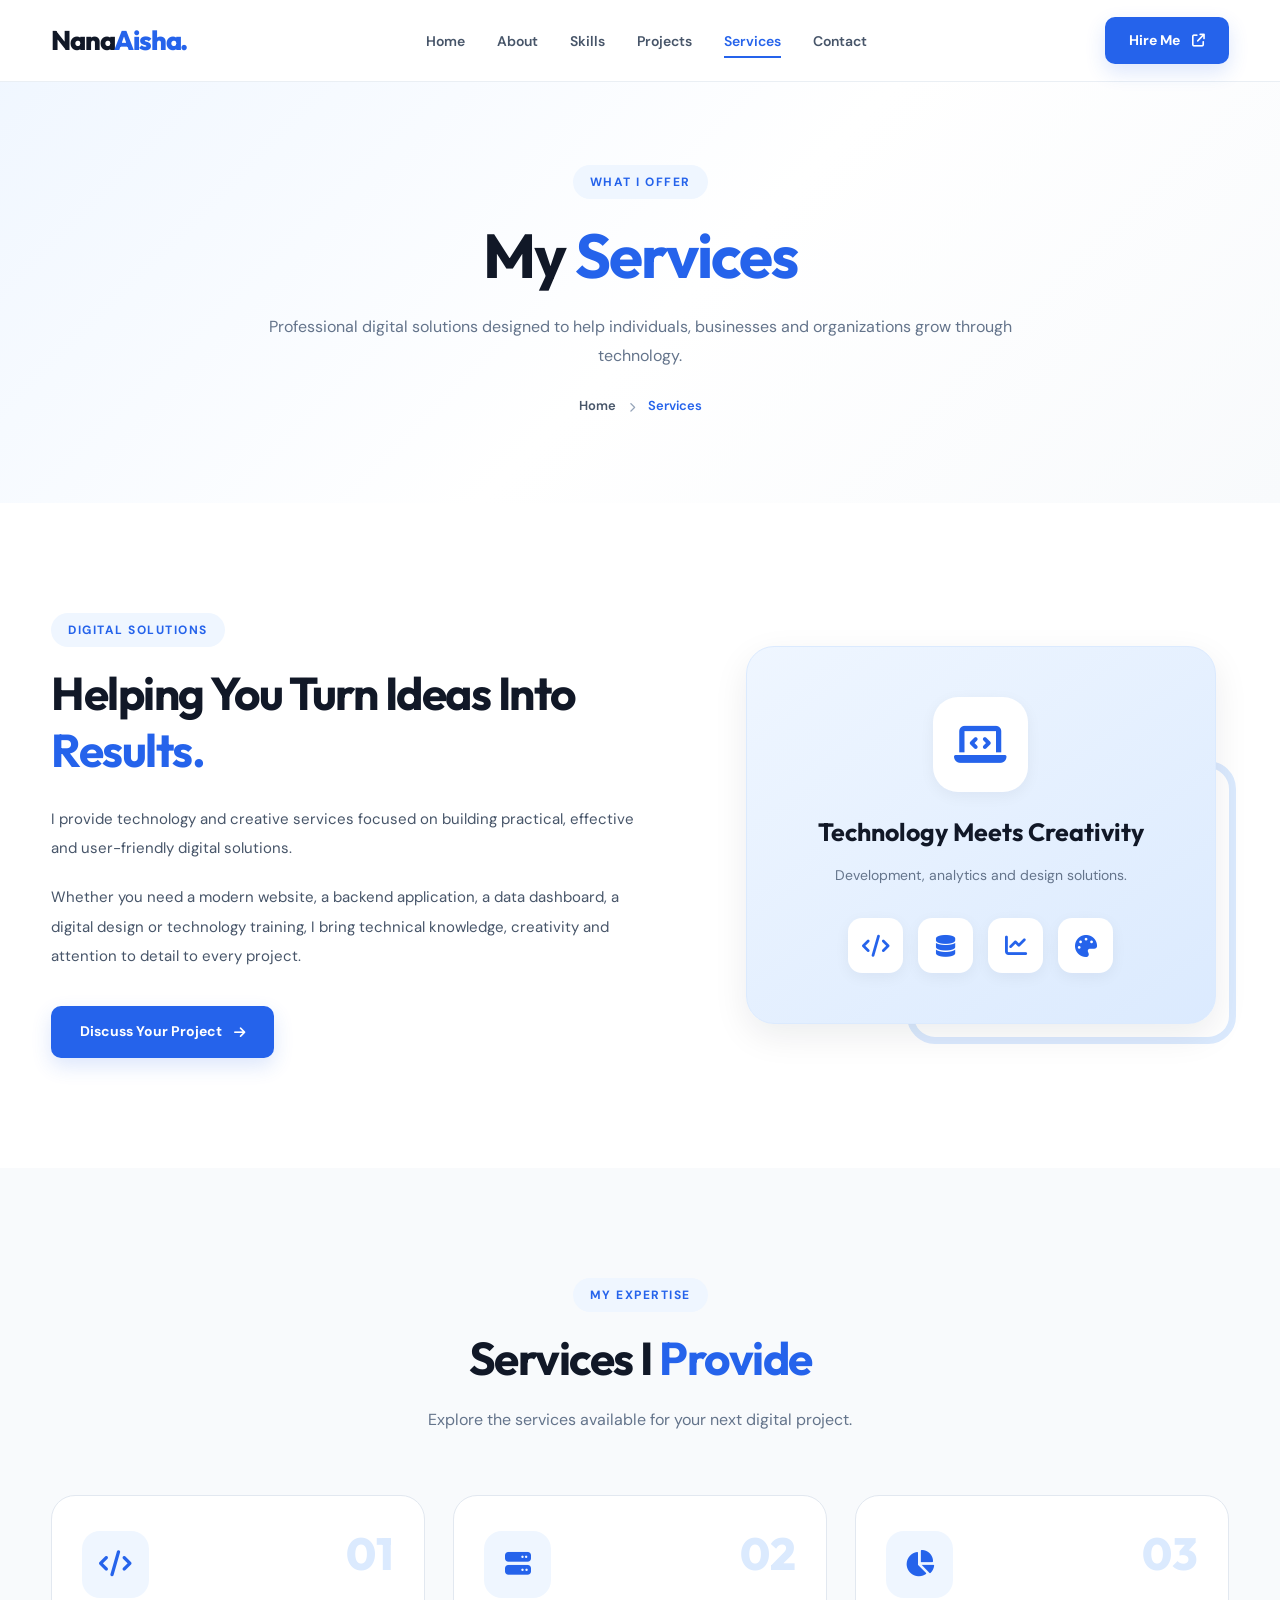
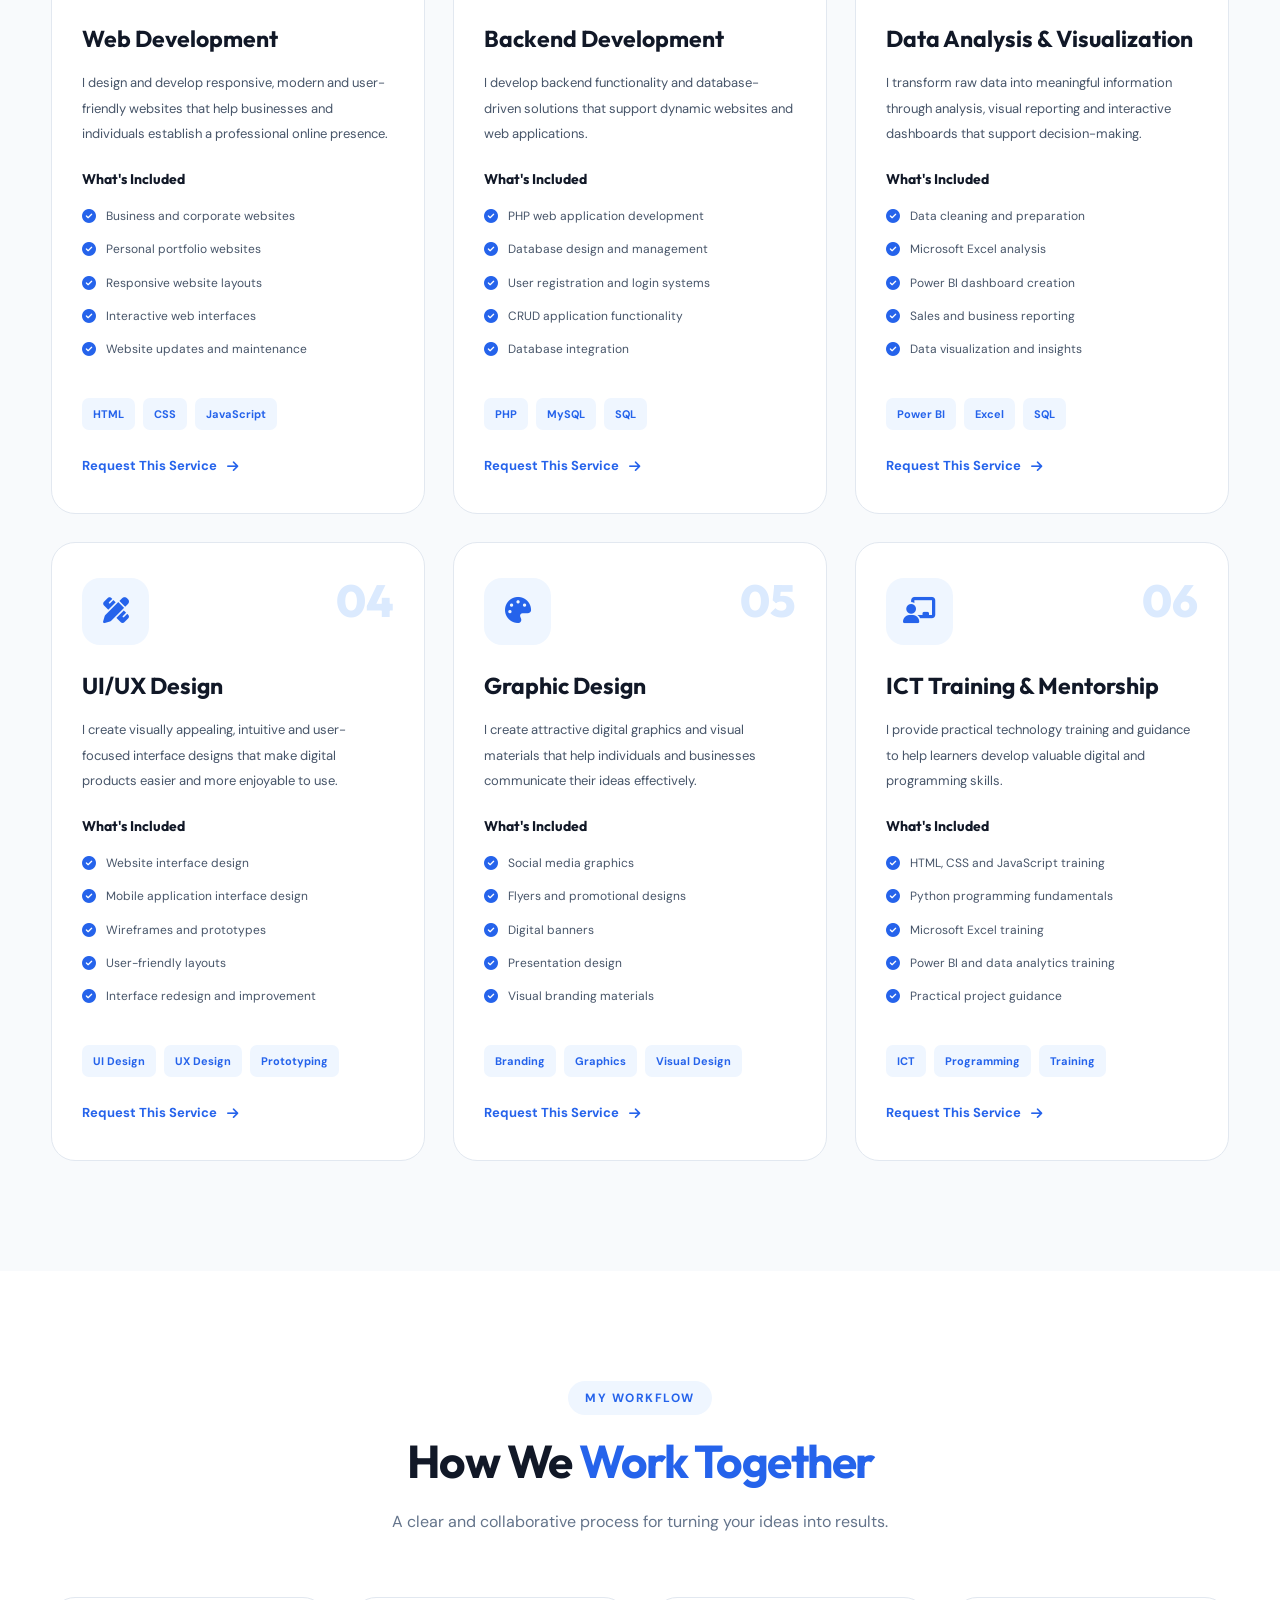
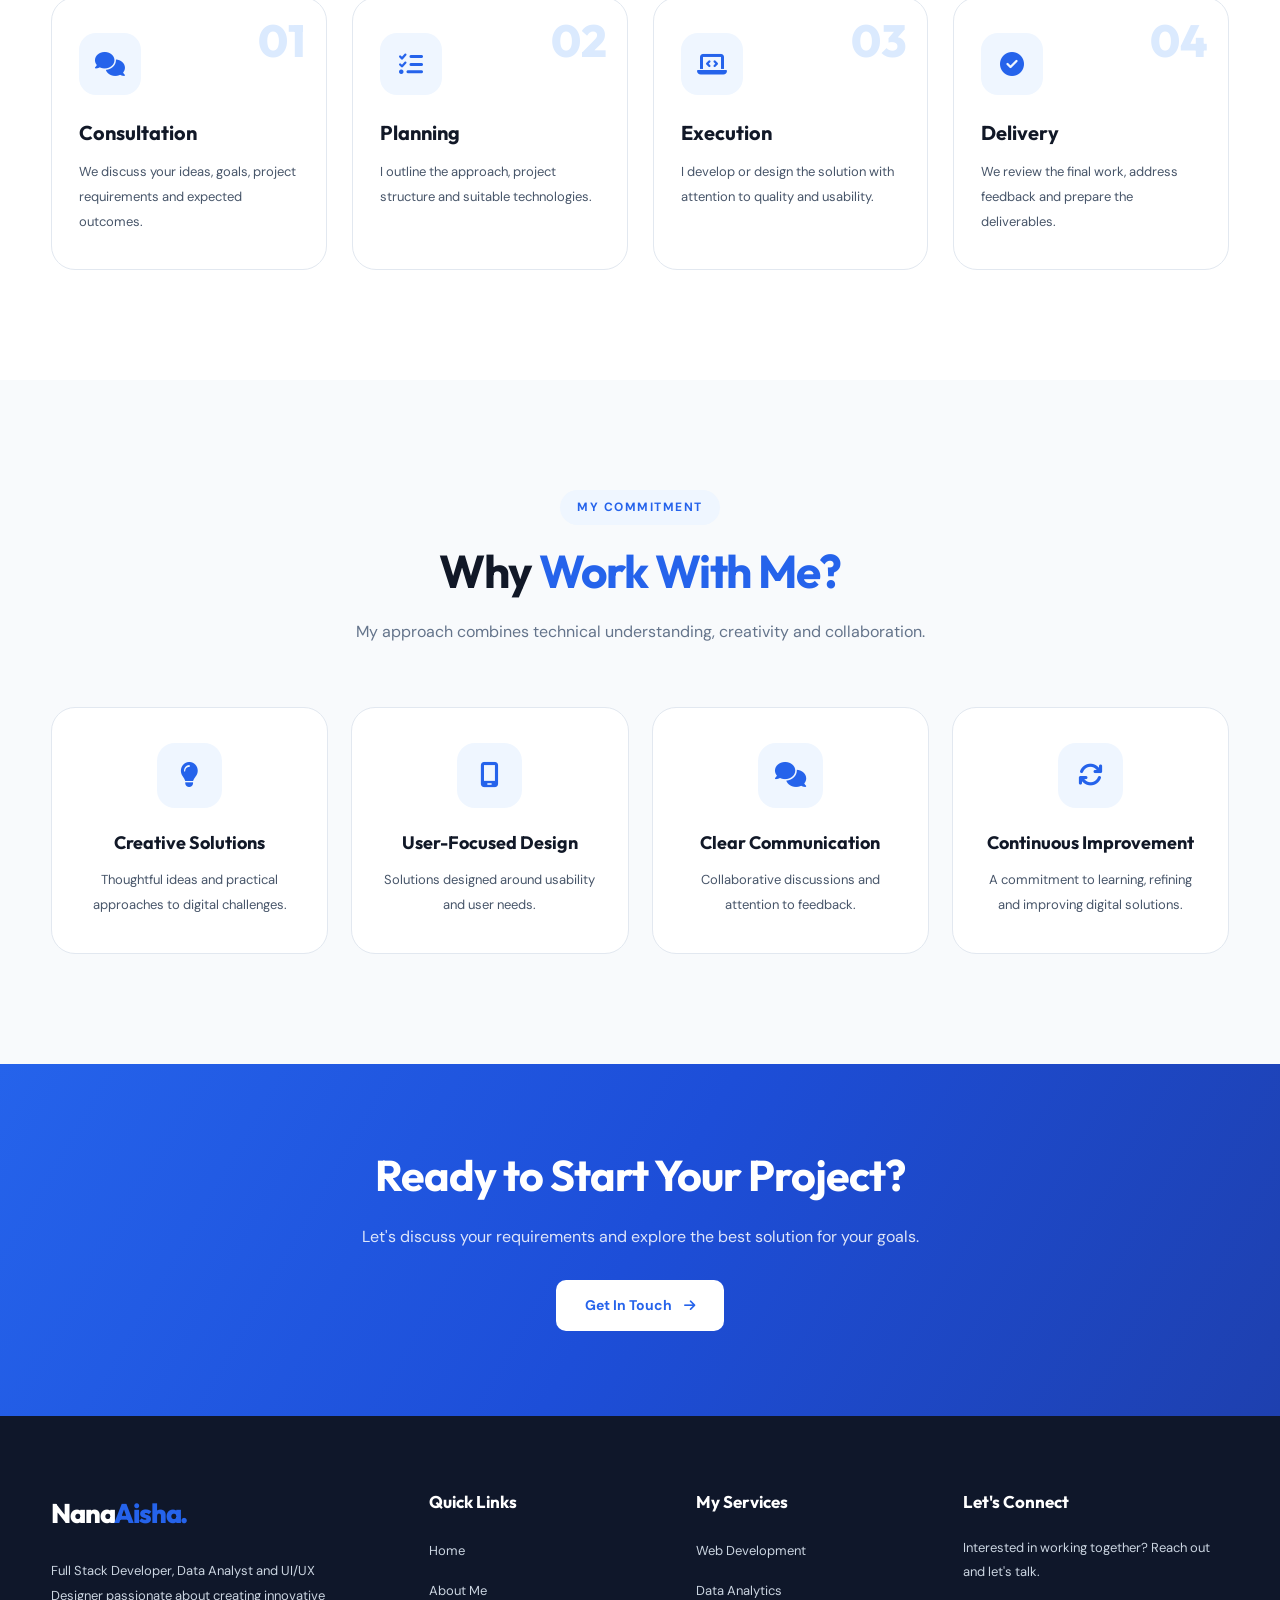
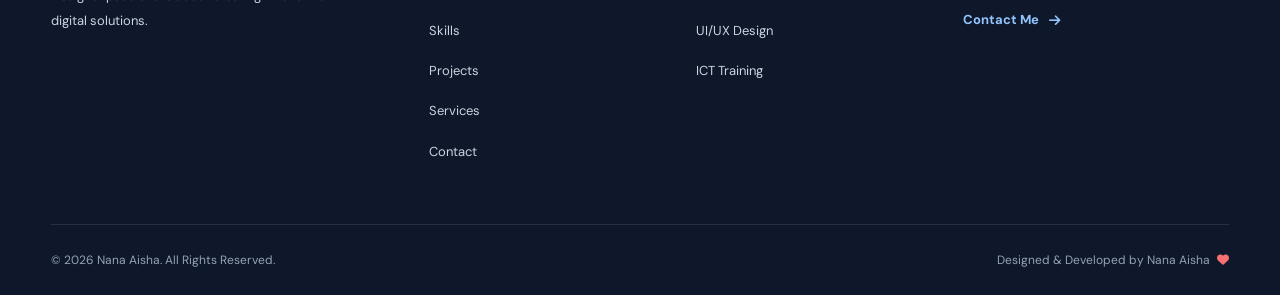
<file: nana-aisha-portfolio/services.html>
<!DOCTYPE html>
<html lang="en">

<head>
    <meta charset="UTF-8">

    <meta name="viewport"
          content="width=device-width, initial-scale=1.0">

    <meta name="description"
          content="Explore Nana Aisha's professional services in web development, backend development, data analytics, UI/UX design, graphic design and ICT training.">

    <meta name="theme-color" content="#ffffff">

    <title>My Services | Nana Aisha</title>

    <!-- GOOGLE FONTS -->
    <link rel="preconnect"
          href="https://fonts.googleapis.com">

    <link rel="preconnect"
          href="https://fonts.gstatic.com"
          crossorigin>

    <link
        href="https://fonts.googleapis.com/css2?family=DM+Sans:wght@400;500;600;700&family=Outfit:wght@400;500;600;700;800&display=swap"
        rel="stylesheet"
    >

    <!-- FONT AWESOME -->
    <link
        rel="stylesheet"
        href="https://cdnjs.cloudflare.com/ajax/libs/font-awesome/6.7.2/css/all.min.css"
    >

    <!-- MAIN CSS -->
    <link rel="stylesheet" href="style.css">

    <!-- MAIN JAVASCRIPT -->
    <script src="script.js" defer></script>
</head>

<body>

    <!-- SKIP LINK -->
    <a href="#main-content" class="skip-link">
        Skip to main content
    </a>


    <!-- HEADER -->
    <header class="header" id="header">

        <div class="container nav-container">

            <a href="index.html"
               class="logo"
               aria-label="Nana Aisha Homepage">
                Nana<span>Aisha.</span>
            </a>

            <nav class="navbar"
                 id="navbar"
                 aria-label="Main navigation">

                <ul class="nav-links">

                    <li>
                        <a href="index.html"
                           class="nav-link">
                            Home
                        </a>
                    </li>

                    <li>
                        <a href="about.html"
                           class="nav-link">
                            About
                        </a>
                    </li>

                    <li>
                        <a href="skills.html"
                           class="nav-link">
                            Skills
                        </a>
                    </li>

                    <li>
                        <a href="projects.html"
                           class="nav-link">
                            Projects
                        </a>
                    </li>

                    <li>
                        <a href="services.html"
                           class="nav-link active"
                           aria-current="page">
                            Services
                        </a>
                    </li>

                    <li>
                        <a href="contact.html"
                           class="nav-link">
                            Contact
                        </a>
                    </li>

                </ul>

            </nav>

            <div class="nav-actions">

                <a href="contact.html"
                   class="btn btn-primary nav-cta">
                    Hire Me
                    <i class="fas fa-arrow-up-right-from-square"
                       aria-hidden="true"></i>
                </a>

                <button
                    class="menu-toggle"
                    id="menuToggle"
                    type="button"
                    aria-label="Open navigation menu"
                    aria-expanded="false"
                    aria-controls="navbar"
                >
                    <i class="fas fa-bars"
                       aria-hidden="true"></i>
                </button>

            </div>

        </div>

    </header>


    <main id="main-content">

        <!-- PAGE BANNER -->
        <section class="page-banner">

            <div class="container">

                <div class="page-header-content">

                    <span class="section-tag">
                        What I Offer
                    </span>

                    <h1>
                        My <span>Services</span>
                    </h1>

                    <p>
                        Professional digital solutions
                        designed to help individuals,
                        businesses and organizations
                        grow through technology.
                    </p>

                    <div class="breadcrumbs">

                        <a href="index.html">
                            Home
                        </a>

                        <i class="fas fa-chevron-right"
                           aria-hidden="true"></i>

                        <span>Services</span>

                    </div>

                </div>

            </div>

        </section>


        <!-- SERVICES INTRODUCTION -->
        <section class="services-intro-section section">

            <div class="container">

                <div class="services-intro-grid">

                    <div class="services-intro-content">

                        <span class="section-tag">
                            Digital Solutions
                        </span>

                        <h2>
                            Helping You Turn Ideas
                            Into <span>Results.</span>
                        </h2>

                        <p>
                            I provide technology and
                            creative services focused
                            on building practical,
                            effective and user-friendly
                            digital solutions.
                        </p>

                        <p>
                            Whether you need a modern
                            website, a backend application,
                            a data dashboard, a digital
                            design or technology training,
                            I bring technical knowledge,
                            creativity and attention
                            to detail to every project.
                        </p>

                        <a href="contact.html"
                           class="btn btn-primary">
                            Discuss Your Project
                            <i class="fas fa-arrow-right"
                               aria-hidden="true"></i>
                        </a>

                    </div>


                    <div class="services-intro-visual">

                        <div class="services-visual-card">

                            <div class="services-visual-main-icon">

                                <i class="fas fa-laptop-code"
                                   aria-hidden="true"></i>

                            </div>

                            <h3>
                                Technology Meets Creativity
                            </h3>

                            <p>
                                Development, analytics
                                and design solutions.
                            </p>

                            <div class="services-visual-icons">

                                <span>
                                    <i class="fas fa-code"
                                       aria-hidden="true"></i>
                                </span>

                                <span>
                                    <i class="fas fa-database"
                                       aria-hidden="true"></i>
                                </span>

                                <span>
                                    <i class="fas fa-chart-line"
                                       aria-hidden="true"></i>
                                </span>

                                <span>
                                    <i class="fas fa-palette"
                                       aria-hidden="true"></i>
                                </span>

                            </div>

                        </div>

                        <div class="services-visual-decoration"></div>

                    </div>

                </div>

            </div>

        </section>


        <!-- MAIN SERVICES -->
        <section class="services-page-section section"
                 id="all-services">

            <div class="container">

                <div class="section-heading">

                    <span class="section-tag">
                        My Expertise
                    </span>

                    <h2 class="section-title">
                        Services I <span>Provide</span>
                    </h2>

                    <p class="section-subtitle">
                        Explore the services available
                        for your next digital project.
                    </p>

                </div>


                <div class="services-page-grid">


                    <!-- SERVICE 1 -->
                    <article class="service-detail-card">

                        <div class="service-detail-top">

                            <div class="service-detail-icon">
                                <i class="fas fa-code"
                                   aria-hidden="true"></i>
                            </div>

                            <span class="service-detail-number">
                                01
                            </span>

                        </div>

                        <h3>Web Development</h3>

                        <p>
                            I design and develop responsive,
                            modern and user-friendly websites
                            that help businesses and individuals
                            establish a professional online
                            presence.
                        </p>

                        <h4>What's Included</h4>

                        <ul class="service-feature-list">

                            <li>
                                <i class="fas fa-check-circle"
                                   aria-hidden="true"></i>
                                Business and corporate websites
                            </li>

                            <li>
                                <i class="fas fa-check-circle"
                                   aria-hidden="true"></i>
                                Personal portfolio websites
                            </li>

                            <li>
                                <i class="fas fa-check-circle"
                                   aria-hidden="true"></i>
                                Responsive website layouts
                            </li>

                            <li>
                                <i class="fas fa-check-circle"
                                   aria-hidden="true"></i>
                                Interactive web interfaces
                            </li>

                            <li>
                                <i class="fas fa-check-circle"
                                   aria-hidden="true"></i>
                                Website updates and maintenance
                            </li>

                        </ul>

                        <div class="service-detail-tags">
                            <span>HTML</span>
                            <span>CSS</span>
                            <span>JavaScript</span>
                        </div>

                        <a href="contact.html"
                           class="service-detail-link">
                            Request This Service
                            <i class="fas fa-arrow-right"
                               aria-hidden="true"></i>
                        </a>

                    </article>


                    <!-- SERVICE 2 -->
                    <article class="service-detail-card">

                        <div class="service-detail-top">

                            <div class="service-detail-icon">
                                <i class="fas fa-server"
                                   aria-hidden="true"></i>
                            </div>

                            <span class="service-detail-number">
                                02
                            </span>

                        </div>

                        <h3>Backend Development</h3>

                        <p>
                            I develop backend functionality
                            and database-driven solutions
                            that support dynamic websites
                            and web applications.
                        </p>

                        <h4>What's Included</h4>

                        <ul class="service-feature-list">

                            <li>
                                <i class="fas fa-check-circle"
                                   aria-hidden="true"></i>
                                PHP web application development
                            </li>

                            <li>
                                <i class="fas fa-check-circle"
                                   aria-hidden="true"></i>
                                Database design and management
                            </li>

                            <li>
                                <i class="fas fa-check-circle"
                                   aria-hidden="true"></i>
                                User registration and login systems
                            </li>

                            <li>
                                <i class="fas fa-check-circle"
                                   aria-hidden="true"></i>
                                CRUD application functionality
                            </li>

                            <li>
                                <i class="fas fa-check-circle"
                                   aria-hidden="true"></i>
                                Database integration
                            </li>

                        </ul>

                        <div class="service-detail-tags">
                            <span>PHP</span>
                            <span>MySQL</span>
                            <span>SQL</span>
                        </div>

                        <a href="contact.html"
                           class="service-detail-link">
                            Request This Service
                            <i class="fas fa-arrow-right"
                               aria-hidden="true"></i>
                        </a>

                    </article>


                    <!-- SERVICE 3 -->
                    <article class="service-detail-card">

                        <div class="service-detail-top">

                            <div class="service-detail-icon">
                                <i class="fas fa-chart-pie"
                                   aria-hidden="true"></i>
                            </div>

                            <span class="service-detail-number">
                                03
                            </span>

                        </div>

                        <h3>Data Analysis & Visualization</h3>

                        <p>
                            I transform raw data into
                            meaningful information through
                            analysis, visual reporting
                            and interactive dashboards
                            that support decision-making.
                        </p>

                        <h4>What's Included</h4>

                        <ul class="service-feature-list">

                            <li>
                                <i class="fas fa-check-circle"
                                   aria-hidden="true"></i>
                                Data cleaning and preparation
                            </li>

                            <li>
                                <i class="fas fa-check-circle"
                                   aria-hidden="true"></i>
                                Microsoft Excel analysis
                            </li>

                            <li>
                                <i class="fas fa-check-circle"
                                   aria-hidden="true"></i>
                                Power BI dashboard creation
                            </li>

                            <li>
                                <i class="fas fa-check-circle"
                                   aria-hidden="true"></i>
                                Sales and business reporting
                            </li>

                            <li>
                                <i class="fas fa-check-circle"
                                   aria-hidden="true"></i>
                                Data visualization and insights
                            </li>

                        </ul>

                        <div class="service-detail-tags">
                            <span>Power BI</span>
                            <span>Excel</span>
                            <span>SQL</span>
                        </div>

                        <a href="contact.html"
                           class="service-detail-link">
                            Request This Service
                            <i class="fas fa-arrow-right"
                               aria-hidden="true"></i>
                        </a>

                    </article>


                    <!-- SERVICE 4 -->
                    <article class="service-detail-card">

                        <div class="service-detail-top">

                            <div class="service-detail-icon">
                                <i class="fas fa-pen-ruler"
                                   aria-hidden="true"></i>
                            </div>

                            <span class="service-detail-number">
                                04
                            </span>

                        </div>

                        <h3>UI/UX Design</h3>

                        <p>
                            I create visually appealing,
                            intuitive and user-focused
                            interface designs that make
                            digital products easier
                            and more enjoyable to use.
                        </p>

                        <h4>What's Included</h4>

                        <ul class="service-feature-list">

                            <li>
                                <i class="fas fa-check-circle"
                                   aria-hidden="true"></i>
                                Website interface design
                            </li>

                            <li>
                                <i class="fas fa-check-circle"
                                   aria-hidden="true"></i>
                                Mobile application interface design
                            </li>

                            <li>
                                <i class="fas fa-check-circle"
                                   aria-hidden="true"></i>
                                Wireframes and prototypes
                            </li>

                            <li>
                                <i class="fas fa-check-circle"
                                   aria-hidden="true"></i>
                                User-friendly layouts
                            </li>

                            <li>
                                <i class="fas fa-check-circle"
                                   aria-hidden="true"></i>
                                Interface redesign and improvement
                            </li>

                        </ul>

                        <div class="service-detail-tags">
                            <span>UI Design</span>
                            <span>UX Design</span>
                            <span>Prototyping</span>
                        </div>

                        <a href="contact.html"
                           class="service-detail-link">
                            Request This Service
                            <i class="fas fa-arrow-right"
                               aria-hidden="true"></i>
                        </a>

                    </article>


                    <!-- SERVICE 5 -->
                    <article class="service-detail-card">

                        <div class="service-detail-top">

                            <div class="service-detail-icon">
                                <i class="fas fa-palette"
                                   aria-hidden="true"></i>
                            </div>

                            <span class="service-detail-number">
                                05
                            </span>

                        </div>

                        <h3>Graphic Design</h3>

                        <p>
                            I create attractive digital
                            graphics and visual materials
                            that help individuals and
                            businesses communicate their
                            ideas effectively.
                        </p>

                        <h4>What's Included</h4>

                        <ul class="service-feature-list">

                            <li>
                                <i class="fas fa-check-circle"
                                   aria-hidden="true"></i>
                                Social media graphics
                            </li>

                            <li>
                                <i class="fas fa-check-circle"
                                   aria-hidden="true"></i>
                                Flyers and promotional designs
                            </li>

                            <li>
                                <i class="fas fa-check-circle"
                                   aria-hidden="true"></i>
                                Digital banners
                            </li>

                            <li>
                                <i class="fas fa-check-circle"
                                   aria-hidden="true"></i>
                                Presentation design
                            </li>

                            <li>
                                <i class="fas fa-check-circle"
                                   aria-hidden="true"></i>
                                Visual branding materials
                            </li>

                        </ul>

                        <div class="service-detail-tags">
                            <span>Branding</span>
                            <span>Graphics</span>
                            <span>Visual Design</span>
                        </div>

                        <a href="contact.html"
                           class="service-detail-link">
                            Request This Service
                            <i class="fas fa-arrow-right"
                               aria-hidden="true"></i>
                        </a>

                    </article>


                    <!-- SERVICE 6 -->
                    <article class="service-detail-card">

                        <div class="service-detail-top">

                            <div class="service-detail-icon">
                                <i class="fas fa-chalkboard-user"
                                   aria-hidden="true"></i>
                            </div>

                            <span class="service-detail-number">
                                06
                            </span>

                        </div>

                        <h3>ICT Training & Mentorship</h3>

                        <p>
                            I provide practical technology
                            training and guidance to help
                            learners develop valuable
                            digital and programming skills.
                        </p>

                        <h4>What's Included</h4>

                        <ul class="service-feature-list">

                            <li>
                                <i class="fas fa-check-circle"
                                   aria-hidden="true"></i>
                                HTML, CSS and JavaScript training
                            </li>

                            <li>
                                <i class="fas fa-check-circle"
                                   aria-hidden="true"></i>
                                Python programming fundamentals
                            </li>

                            <li>
                                <i class="fas fa-check-circle"
                                   aria-hidden="true"></i>
                                Microsoft Excel training
                            </li>

                            <li>
                                <i class="fas fa-check-circle"
                                   aria-hidden="true"></i>
                                Power BI and data analytics training
                            </li>

                            <li>
                                <i class="fas fa-check-circle"
                                   aria-hidden="true"></i>
                                Practical project guidance
                            </li>

                        </ul>

                        <div class="service-detail-tags">
                            <span>ICT</span>
                            <span>Programming</span>
                            <span>Training</span>
                        </div>

                        <a href="contact.html"
                           class="service-detail-link">
                            Request This Service
                            <i class="fas fa-arrow-right"
                               aria-hidden="true"></i>
                        </a>

                    </article>

                </div>

            </div>

        </section>


        <!-- HOW I WORK -->
        <section class="services-process-section section">

            <div class="container">

                <div class="section-heading">

                    <span class="section-tag">
                        My Workflow
                    </span>

                    <h2 class="section-title">
                        How We <span>Work Together</span>
                    </h2>

                    <p class="section-subtitle">
                        A clear and collaborative process
                        for turning your ideas into results.
                    </p>

                </div>


                <div class="services-process-grid">

                    <div class="services-process-card">

                        <span class="services-process-number">
                            01
                        </span>

                        <div class="services-process-icon">
                            <i class="fas fa-comments"
                               aria-hidden="true"></i>
                        </div>

                        <h3>Consultation</h3>

                        <p>
                            We discuss your ideas,
                            goals, project requirements
                            and expected outcomes.
                        </p>

                    </div>


                    <div class="services-process-card">

                        <span class="services-process-number">
                            02
                        </span>

                        <div class="services-process-icon">
                            <i class="fas fa-list-check"
                               aria-hidden="true"></i>
                        </div>

                        <h3>Planning</h3>

                        <p>
                            I outline the approach,
                            project structure and
                            suitable technologies.
                        </p>

                    </div>


                    <div class="services-process-card">

                        <span class="services-process-number">
                            03
                        </span>

                        <div class="services-process-icon">
                            <i class="fas fa-laptop-code"
                               aria-hidden="true"></i>
                        </div>

                        <h3>Execution</h3>

                        <p>
                            I develop or design
                            the solution with attention
                            to quality and usability.
                        </p>

                    </div>


                    <div class="services-process-card">

                        <span class="services-process-number">
                            04
                        </span>

                        <div class="services-process-icon">
                            <i class="fas fa-circle-check"
                               aria-hidden="true"></i>
                        </div>

                        <h3>Delivery</h3>

                        <p>
                            We review the final work,
                            address feedback and
                            prepare the deliverables.
                        </p>

                    </div>

                </div>

            </div>

        </section>


        <!-- WHY WORK WITH ME -->
        <section class="services-benefits-section section">

            <div class="container">

                <div class="section-heading">

                    <span class="section-tag">
                        My Commitment
                    </span>

                    <h2 class="section-title">
                        Why <span>Work With Me?</span>
                    </h2>

                    <p class="section-subtitle">
                        My approach combines technical
                        understanding, creativity
                        and collaboration.
                    </p>

                </div>


                <div class="services-benefits-grid">

                    <div class="services-benefit-card">

                        <i class="fas fa-lightbulb"
                           aria-hidden="true"></i>

                        <h3>Creative Solutions</h3>

                        <p>
                            Thoughtful ideas and practical
                            approaches to digital challenges.
                        </p>

                    </div>


                    <div class="services-benefit-card">

                        <i class="fas fa-mobile-screen"
                           aria-hidden="true"></i>

                        <h3>User-Focused Design</h3>

                        <p>
                            Solutions designed around
                            usability and user needs.
                        </p>

                    </div>


                    <div class="services-benefit-card">

                        <i class="fas fa-comments"
                           aria-hidden="true"></i>

                        <h3>Clear Communication</h3>

                        <p>
                            Collaborative discussions
                            and attention to feedback.
                        </p>

                    </div>


                    <div class="services-benefit-card">

                        <i class="fas fa-arrows-rotate"
                           aria-hidden="true"></i>

                        <h3>Continuous Improvement</h3>

                        <p>
                            A commitment to learning,
                            refining and improving
                            digital solutions.
                        </p>

                    </div>

                </div>

            </div>

        </section>


        <!-- CTA SECTION -->
        <section class="cta-section">

            <div class="container">

                <div class="cta-content">

                    <h2>
                        Ready to Start Your Project?
                    </h2>

                    <p>
                        Let's discuss your requirements
                        and explore the best solution
                        for your goals.
                    </p>

                    <a href="contact.html"
                       class="btn btn-light">

                        Get In Touch

                        <i class="fas fa-arrow-right"
                           aria-hidden="true"></i>

                    </a>

                </div>

            </div>

        </section>

    </main>


    <!-- FOOTER -->
    <footer class="footer">

        <div class="container">

            <div class="footer-grid">

                <div class="footer-about">

                    <a href="index.html" class="logo">
                        Nana<span>Aisha.</span>
                    </a>

                    <p>
                        Full Stack Developer, Data Analyst
                        and UI/UX Designer passionate about
                        creating innovative digital solutions.
                    </p>

                </div>


                <div class="footer-links">

                    <h3>Quick Links</h3>

                    <ul>
                        <li>
                            <a href="index.html">Home</a>
                        </li>

                        <li>
                            <a href="about.html">About Me</a>
                        </li>

                        <li>
                            <a href="skills.html">Skills</a>
                        </li>

                        <li>
                            <a href="projects.html">Projects</a>
                        </li>

                        <li>
                            <a href="services.html">Services</a>
                        </li>

                        <li>
                            <a href="contact.html">Contact</a>
                        </li>
                    </ul>

                </div>


                <div class="footer-links">

                    <h3>My Services</h3>

                    <ul>
                        <li>
                            <a href="services.html">
                                Web Development
                            </a>
                        </li>

                        <li>
                            <a href="services.html">
                                Data Analytics
                            </a>
                        </li>

                        <li>
                            <a href="services.html">
                                UI/UX Design
                            </a>
                        </li>

                        <li>
                            <a href="services.html">
                                ICT Training
                            </a>
                        </li>
                    </ul>

                </div>


                <div class="footer-contact">

                    <h3>Let's Connect</h3>

                    <p>
                        Interested in working together?
                        Reach out and let's talk.
                    </p>

                    <a href="contact.html"
                       class="footer-contact-link">

                        Contact Me

                        <i class="fas fa-arrow-right"
                           aria-hidden="true"></i>

                    </a>

                </div>

            </div>


            <div class="footer-bottom">

                <p>
                    &copy;
                    <span id="currentYear">2026</span>
                    Nana Aisha. All Rights Reserved.
                </p>

                <p>
                    Designed & Developed by Nana Aisha
                    <i class="fas fa-heart"
                       aria-hidden="true"></i>
                </p>

            </div>

        </div>

    </footer>


    <!-- BACK TO TOP -->
    <button
        id="backToTop"
        class="back-to-top"
        type="button"
        aria-label="Back to top"
    >

        <i class="fas fa-arrow-up"
           aria-hidden="true"></i>

    </button>

</body>
</html>
</file>
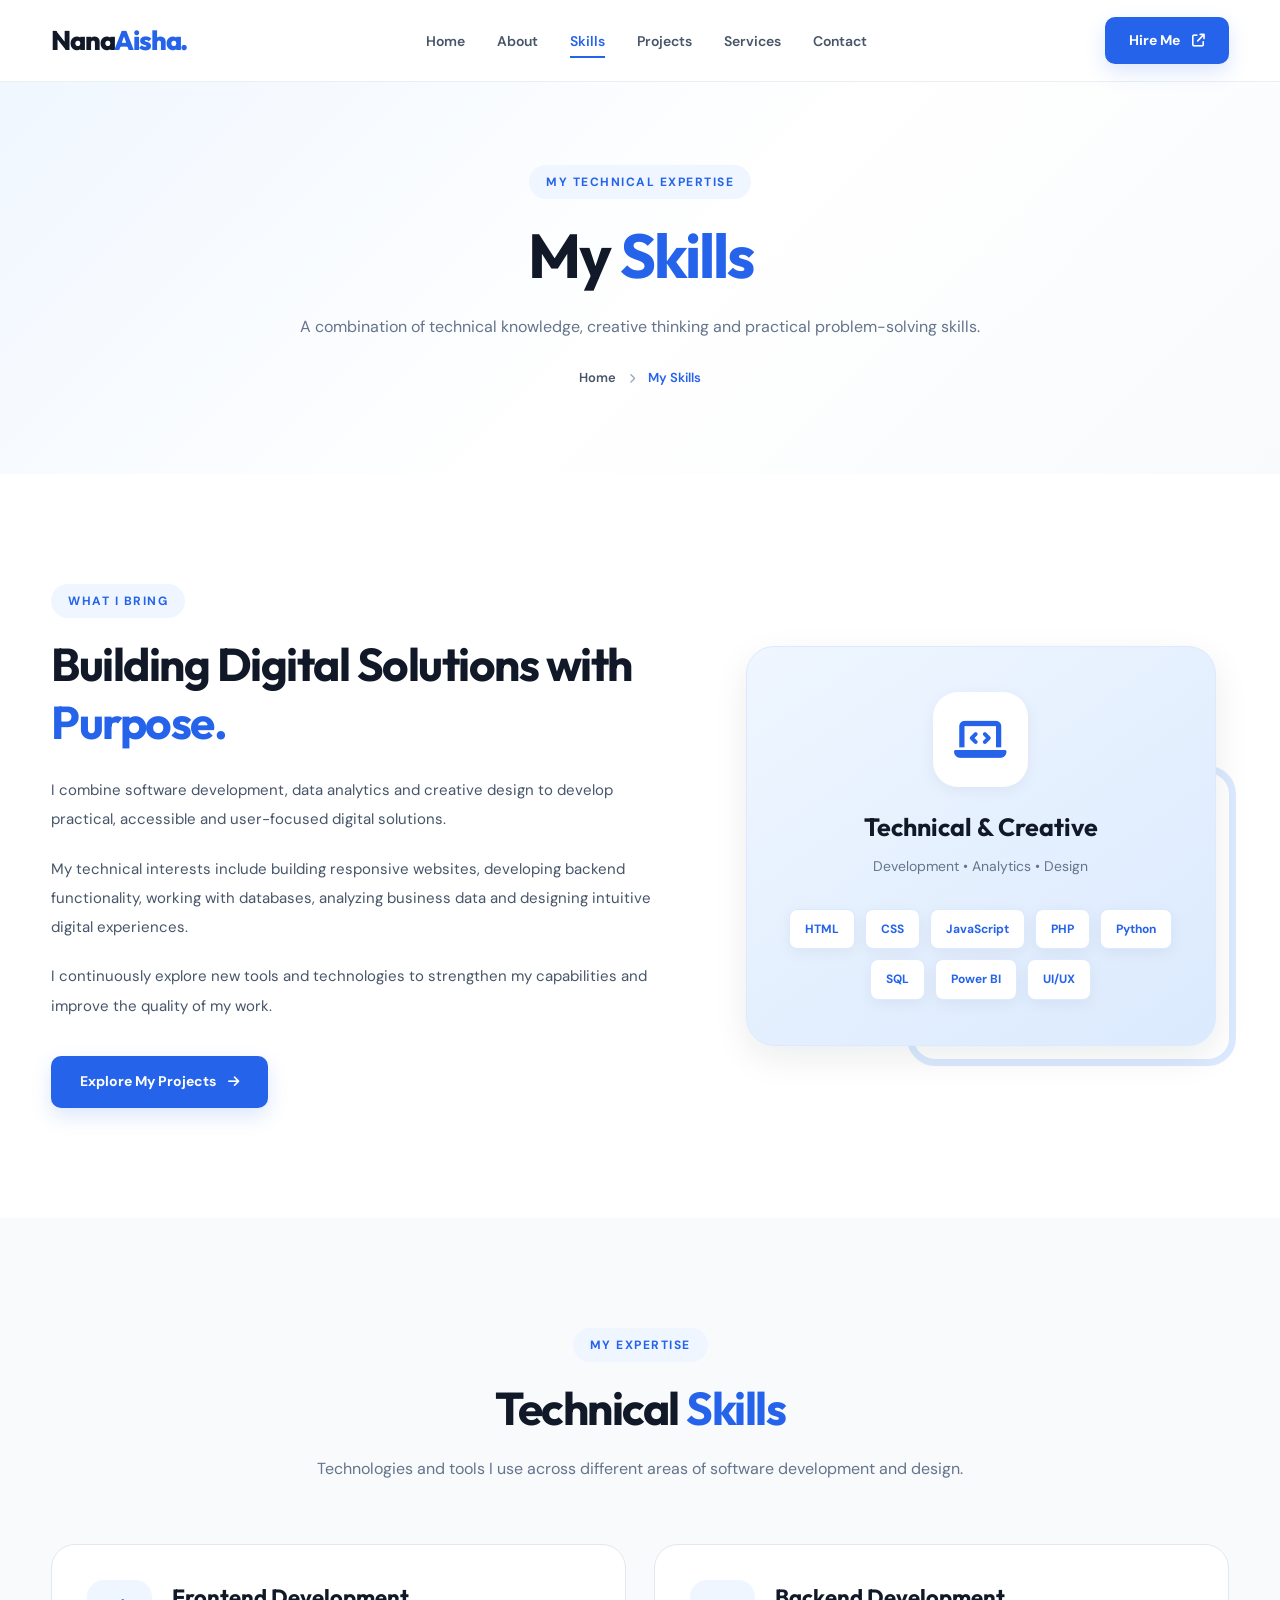
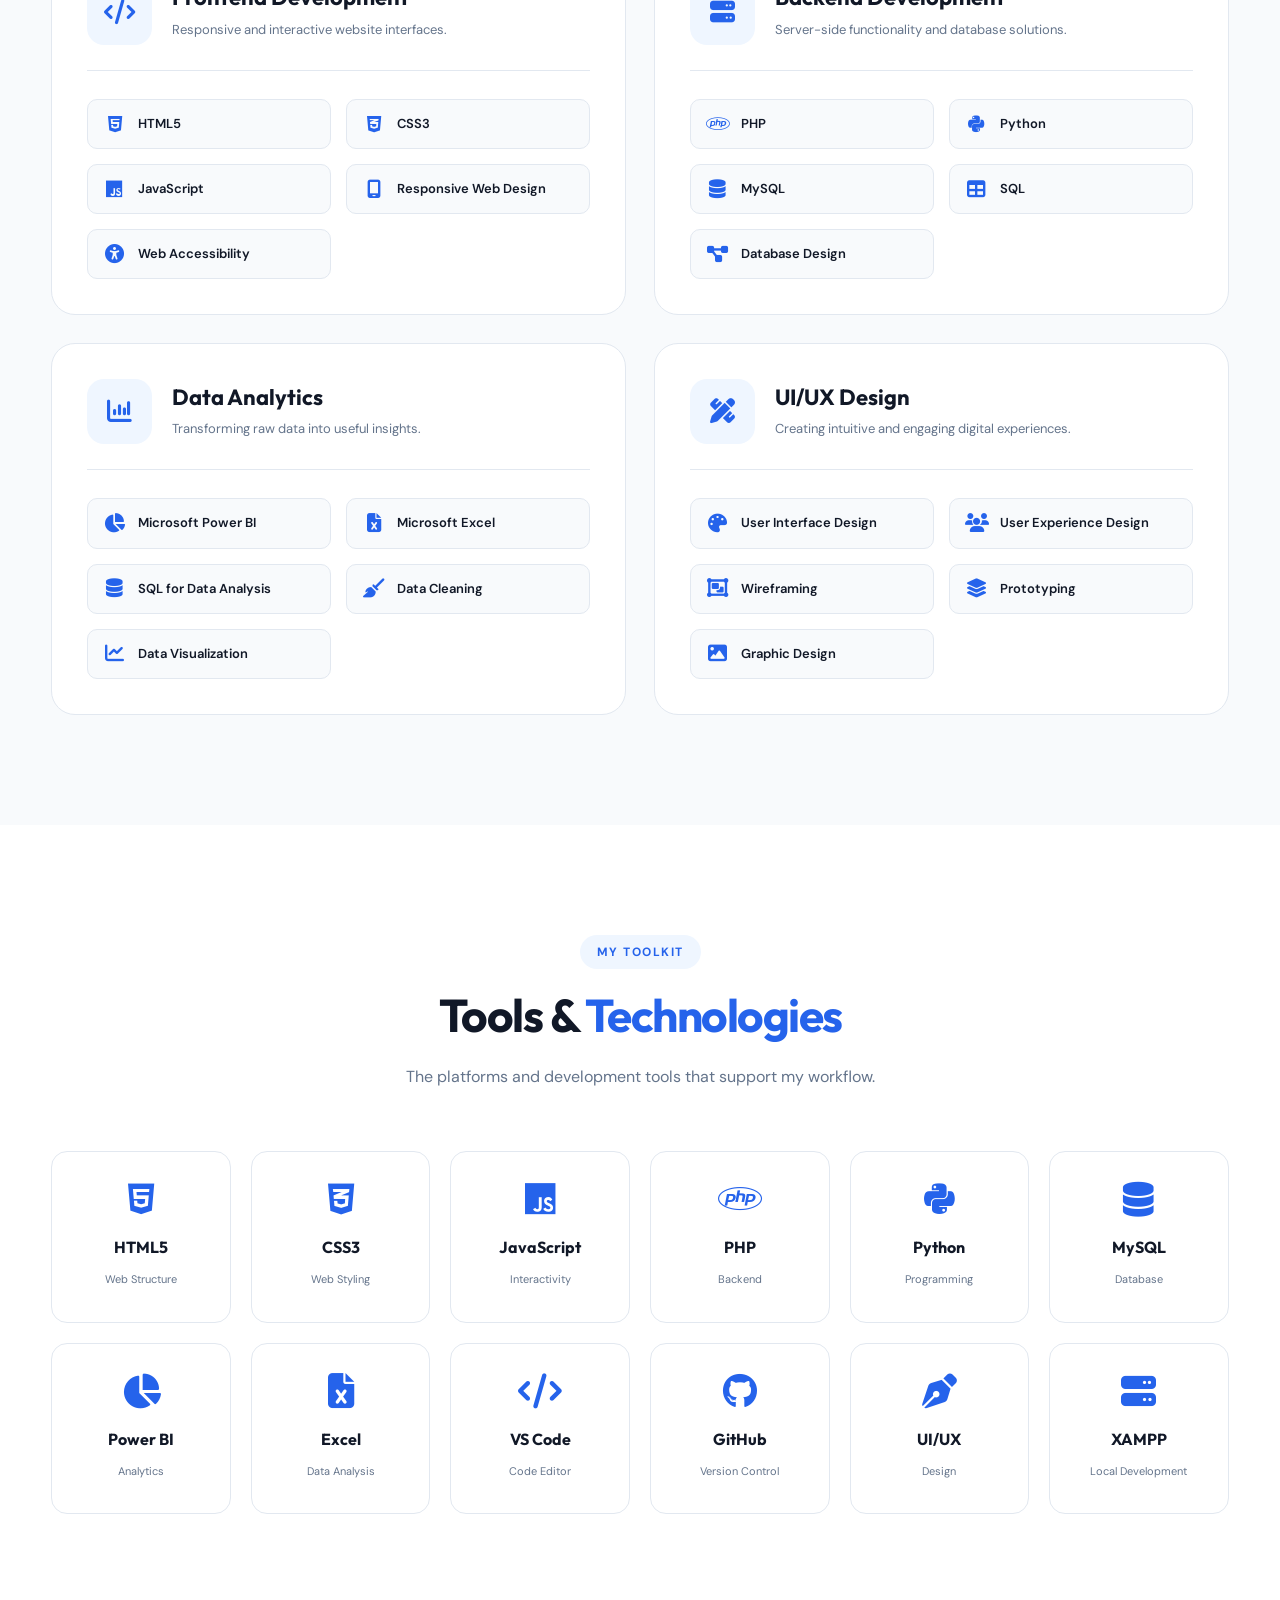
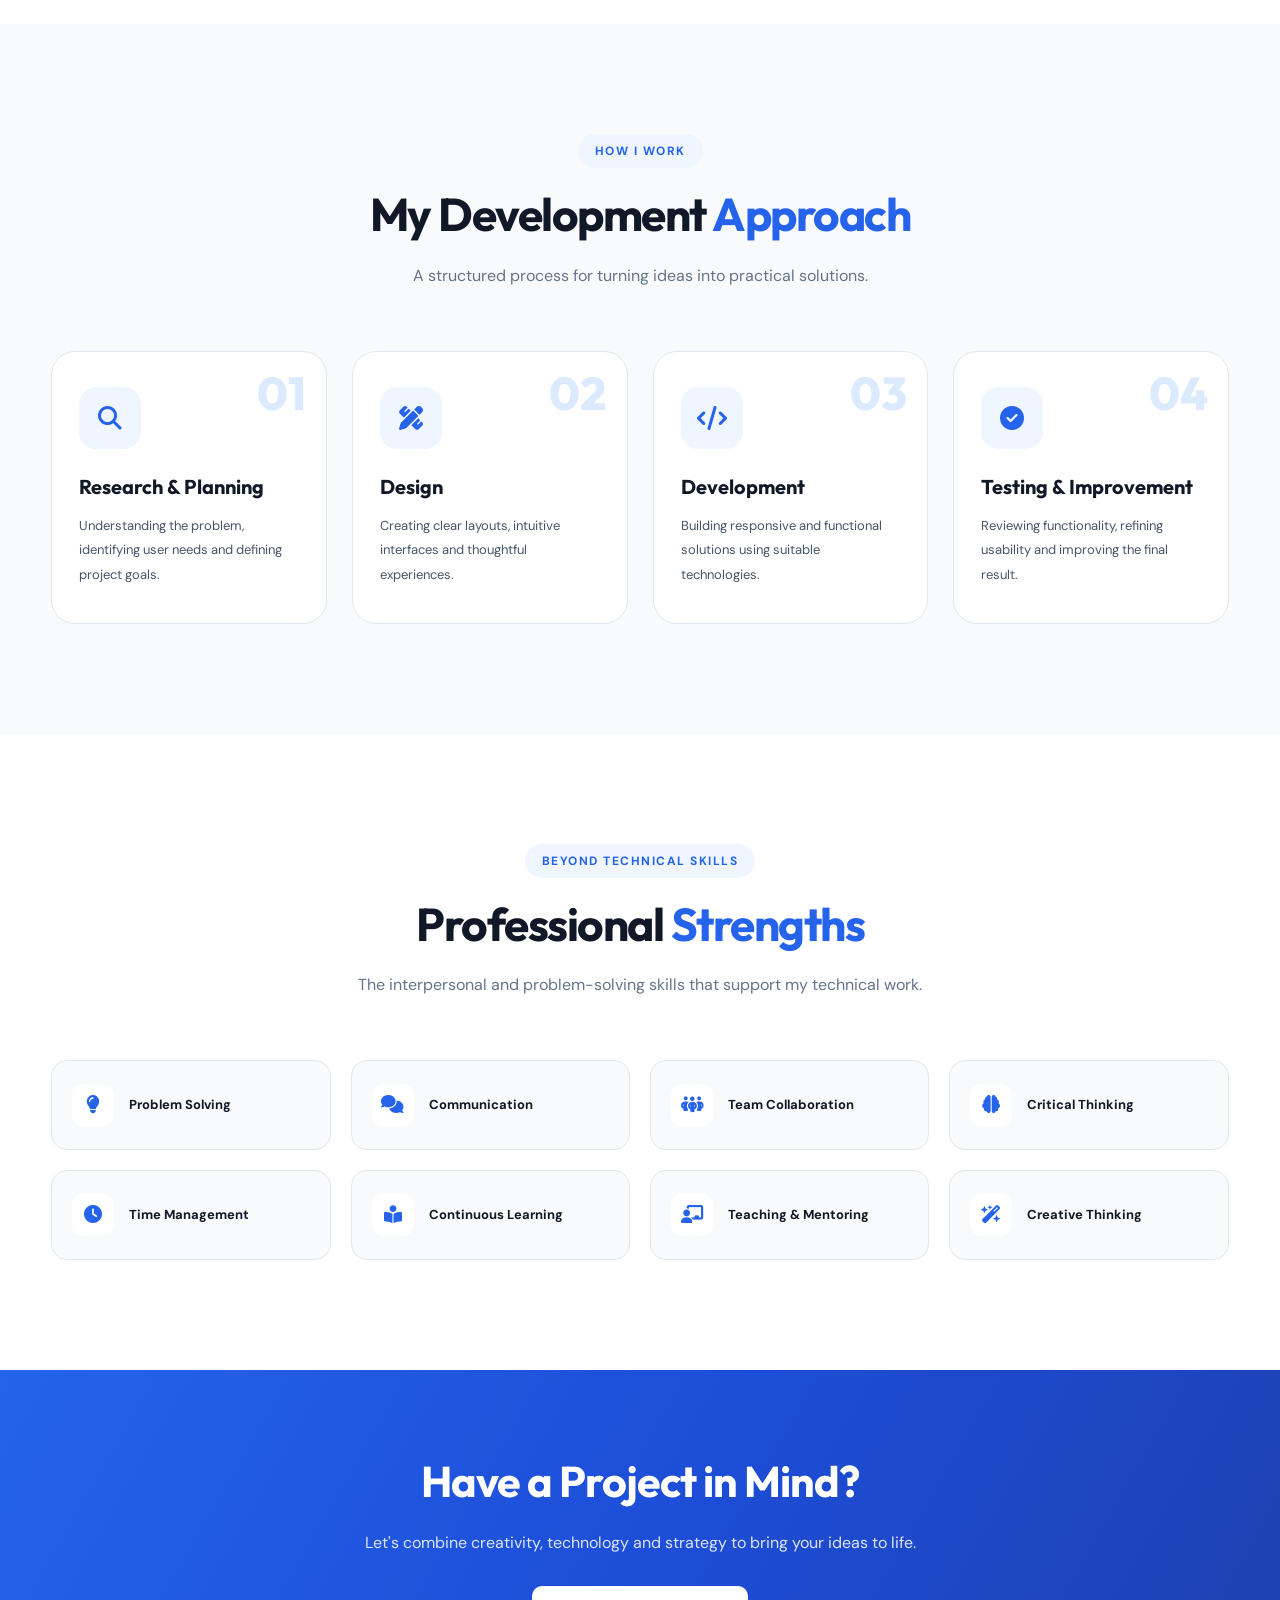
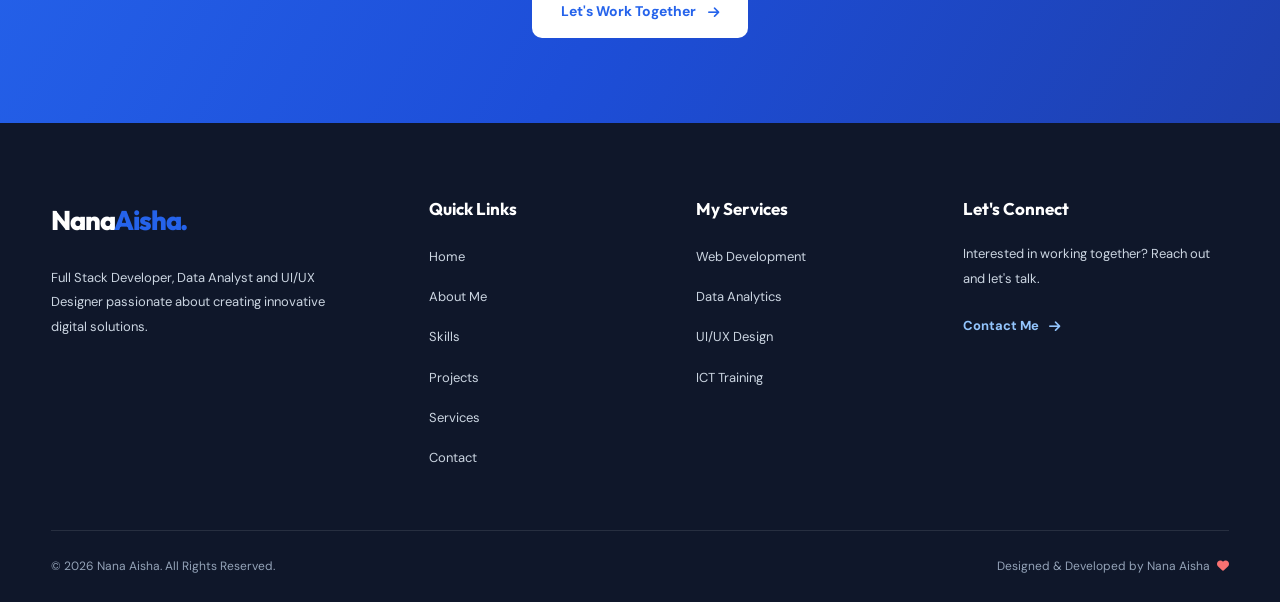
<file: nana-aisha-portfolio/skills.html>
<!DOCTYPE html>
<html lang="en">

<head>
    <meta charset="UTF-8">

    <meta name="viewport"
          content="width=device-width, initial-scale=1.0">

    <meta name="description"
          content="Explore Nana Aisha's technical skills in full stack web development, Python, PHP, SQL, Power BI, data analytics, UI/UX design and ICT training.">

    <meta name="theme-color" content="#ffffff">

    <title>My Skills | Nana Aisha</title>

    <!-- GOOGLE FONTS -->
    <link rel="preconnect"
          href="https://fonts.googleapis.com">

    <link rel="preconnect"
          href="https://fonts.gstatic.com"
          crossorigin>

    <link
        href="https://fonts.googleapis.com/css2?family=DM+Sans:wght@400;500;600;700&family=Outfit:wght@400;500;600;700;800&display=swap"
        rel="stylesheet"
    >

    <!-- FONT AWESOME -->
    <link
        rel="stylesheet"
        href="https://cdnjs.cloudflare.com/ajax/libs/font-awesome/6.7.2/css/all.min.css"
    >

    <!-- MAIN CSS -->
    <link rel="stylesheet" href="style.css">

    <!-- MAIN JAVASCRIPT -->
    <script src="script.js" defer></script>

</head>

<body>

    <!-- SKIP LINK -->
    <a href="#main-content" class="skip-link">
        Skip to main content
    </a>


    <!-- HEADER -->
    <header class="header" id="header">

        <div class="container nav-container">

            <a href="index.html"
               class="logo"
               aria-label="Nana Aisha Homepage">
                Nana<span>Aisha.</span>
            </a>

            <nav class="navbar"
                 id="navbar"
                 aria-label="Main navigation">

                <ul class="nav-links">

                    <li>
                        <a href="index.html"
                           class="nav-link">
                            Home
                        </a>
                    </li>

                    <li>
                        <a href="about.html"
                           class="nav-link">
                            About
                        </a>
                    </li>

                    <li>
                        <a href="skills.html"
                           class="nav-link active"
                           aria-current="page">
                            Skills
                        </a>
                    </li>

                    <li>
                        <a href="projects.html"
                           class="nav-link">
                            Projects
                        </a>
                    </li>

                    <li>
                        <a href="services.html"
                           class="nav-link">
                            Services
                        </a>
                    </li>

                    <li>
                        <a href="contact.html"
                           class="nav-link">
                            Contact
                        </a>
                    </li>

                </ul>

            </nav>

            <div class="nav-actions">

                <a href="contact.html"
                   class="btn btn-primary nav-cta">
                    Hire Me
                    <i class="fas fa-arrow-up-right-from-square"
                       aria-hidden="true"></i>
                </a>

                <button
                    class="menu-toggle"
                    id="menuToggle"
                    type="button"
                    aria-label="Open navigation menu"
                    aria-expanded="false"
                    aria-controls="navbar"
                >
                    <i class="fas fa-bars"
                       aria-hidden="true"></i>
                </button>

            </div>

        </div>

    </header>


    <main id="main-content">

        <!-- PAGE BANNER -->
        <section class="page-banner">

            <div class="container">

                <div class="page-header-content">

                    <span class="section-tag">
                        My Technical Expertise
                    </span>

                    <h1>
                        My <span>Skills</span>
                    </h1>

                    <p>
                        A combination of technical knowledge,
                        creative thinking and practical
                        problem-solving skills.
                    </p>

                    <div class="breadcrumbs">

                        <a href="index.html">
                            Home
                        </a>

                        <i class="fas fa-chevron-right"
                           aria-hidden="true"></i>

                        <span>My Skills</span>

                    </div>

                </div>

            </div>

        </section>


        <!-- SKILLS INTRODUCTION -->
        <section class="skills-intro-section section">

            <div class="container">

                <div class="skills-intro-grid">

                    <div class="skills-intro-content">

                        <span class="section-tag">
                            What I Bring
                        </span>

                        <h2>
                            Building Digital Solutions
                            with <span>Purpose.</span>
                        </h2>

                        <p>
                            I combine software development,
                            data analytics and creative design
                            to develop practical, accessible
                            and user-focused digital solutions.
                        </p>

                        <p>
                            My technical interests include
                            building responsive websites,
                            developing backend functionality,
                            working with databases, analyzing
                            business data and designing
                            intuitive digital experiences.
                        </p>

                        <p>
                            I continuously explore new tools
                            and technologies to strengthen
                            my capabilities and improve
                            the quality of my work.
                        </p>

                        <a href="projects.html"
                           class="btn btn-primary">
                            Explore My Projects
                            <i class="fas fa-arrow-right"
                               aria-hidden="true"></i>
                        </a>

                    </div>


                    <div class="skills-intro-visual">

                        <div class="skills-visual-main">

                            <div class="skills-visual-icon">
                                <i class="fas fa-laptop-code"
                                   aria-hidden="true"></i>
                            </div>

                            <h3>Technical & Creative</h3>

                            <p>
                                Development • Analytics • Design
                            </p>

                            <div class="skills-visual-tags">

                                <span>HTML</span>
                                <span>CSS</span>
                                <span>JavaScript</span>
                                <span>PHP</span>
                                <span>Python</span>
                                <span>SQL</span>
                                <span>Power BI</span>
                                <span>UI/UX</span>

                            </div>

                        </div>

                        <div class="skills-visual-decoration"></div>

                    </div>

                </div>

            </div>

        </section>


        <!-- TECHNICAL SKILLS -->
        <section class="technical-skills-section section">

            <div class="container">

                <div class="section-heading">

                    <span class="section-tag">
                        My Expertise
                    </span>

                    <h2 class="section-title">
                        Technical <span>Skills</span>
                    </h2>

                    <p class="section-subtitle">
                        Technologies and tools I use
                        across different areas of
                        software development and design.
                    </p>

                </div>


                <div class="technical-skills-grid">

                    <!-- FRONTEND DEVELOPMENT -->
                    <article class="technical-skill-card">

                        <div class="technical-skill-header">

                            <div class="technical-skill-icon">
                                <i class="fas fa-code"
                                   aria-hidden="true"></i>
                            </div>

                            <div>
                                <h3>Frontend Development</h3>
                                <p>
                                    Responsive and interactive
                                    website interfaces.
                                </p>
                            </div>

                        </div>

                        <div class="technical-skill-list">

                            <div class="technical-skill-item">
                                <i class="fab fa-html5"
                                   aria-hidden="true"></i>
                                <span>HTML5</span>
                            </div>

                            <div class="technical-skill-item">
                                <i class="fab fa-css3-alt"
                                   aria-hidden="true"></i>
                                <span>CSS3</span>
                            </div>

                            <div class="technical-skill-item">
                                <i class="fab fa-js"
                                   aria-hidden="true"></i>
                                <span>JavaScript</span>
                            </div>

                            <div class="technical-skill-item">
                                <i class="fas fa-mobile-screen"
                                   aria-hidden="true"></i>
                                <span>Responsive Web Design</span>
                            </div>

                            <div class="technical-skill-item">
                                <i class="fas fa-universal-access"
                                   aria-hidden="true"></i>
                                <span>Web Accessibility</span>
                            </div>

                        </div>

                    </article>


                    <!-- BACKEND DEVELOPMENT -->
                    <article class="technical-skill-card">

                        <div class="technical-skill-header">

                            <div class="technical-skill-icon">
                                <i class="fas fa-server"
                                   aria-hidden="true"></i>
                            </div>

                            <div>
                                <h3>Backend Development</h3>
                                <p>
                                    Server-side functionality
                                    and database solutions.
                                </p>
                            </div>

                        </div>

                        <div class="technical-skill-list">

                            <div class="technical-skill-item">
                                <i class="fab fa-php"
                                   aria-hidden="true"></i>
                                <span>PHP</span>
                            </div>

                            <div class="technical-skill-item">
                                <i class="fab fa-python"
                                   aria-hidden="true"></i>
                                <span>Python</span>
                            </div>

                            <div class="technical-skill-item">
                                <i class="fas fa-database"
                                   aria-hidden="true"></i>
                                <span>MySQL</span>
                            </div>

                            <div class="technical-skill-item">
                                <i class="fas fa-table"
                                   aria-hidden="true"></i>
                                <span>SQL</span>
                            </div>

                            <div class="technical-skill-item">
                                <i class="fas fa-diagram-project"
                                   aria-hidden="true"></i>
                                <span>Database Design</span>
                            </div>

                        </div>

                    </article>


                    <!-- DATA ANALYTICS -->
                    <article class="technical-skill-card">

                        <div class="technical-skill-header">

                            <div class="technical-skill-icon">
                                <i class="fas fa-chart-column"
                                   aria-hidden="true"></i>
                            </div>

                            <div>
                                <h3>Data Analytics</h3>
                                <p>
                                    Transforming raw data
                                    into useful insights.
                                </p>
                            </div>

                        </div>

                        <div class="technical-skill-list">

                            <div class="technical-skill-item">
                                <i class="fas fa-chart-pie"
                                   aria-hidden="true"></i>
                                <span>Microsoft Power BI</span>
                            </div>

                            <div class="technical-skill-item">
                                <i class="fas fa-file-excel"
                                   aria-hidden="true"></i>
                                <span>Microsoft Excel</span>
                            </div>

                            <div class="technical-skill-item">
                                <i class="fas fa-database"
                                   aria-hidden="true"></i>
                                <span>SQL for Data Analysis</span>
                            </div>

                            <div class="technical-skill-item">
                                <i class="fas fa-broom"
                                   aria-hidden="true"></i>
                                <span>Data Cleaning</span>
                            </div>

                            <div class="technical-skill-item">
                                <i class="fas fa-chart-line"
                                   aria-hidden="true"></i>
                                <span>Data Visualization</span>
                            </div>

                        </div>

                    </article>


                    <!-- UI/UX DESIGN -->
                    <article class="technical-skill-card">

                        <div class="technical-skill-header">

                            <div class="technical-skill-icon">
                                <i class="fas fa-pen-ruler"
                                   aria-hidden="true"></i>
                            </div>

                            <div>
                                <h3>UI/UX Design</h3>
                                <p>
                                    Creating intuitive and
                                    engaging digital experiences.
                                </p>
                            </div>

                        </div>

                        <div class="technical-skill-list">

                            <div class="technical-skill-item">
                                <i class="fas fa-palette"
                                   aria-hidden="true"></i>
                                <span>User Interface Design</span>
                            </div>

                            <div class="technical-skill-item">
                                <i class="fas fa-users"
                                   aria-hidden="true"></i>
                                <span>User Experience Design</span>
                            </div>

                            <div class="technical-skill-item">
                                <i class="fas fa-object-group"
                                   aria-hidden="true"></i>
                                <span>Wireframing</span>
                            </div>

                            <div class="technical-skill-item">
                                <i class="fas fa-layer-group"
                                   aria-hidden="true"></i>
                                <span>Prototyping</span>
                            </div>

                            <div class="technical-skill-item">
                                <i class="fas fa-image"
                                   aria-hidden="true"></i>
                                <span>Graphic Design</span>
                            </div>

                        </div>

                    </article>

                </div>

            </div>

        </section>


        <!-- TOOLS AND TECHNOLOGIES -->
        <section class="skills-tools-section section">

            <div class="container">

                <div class="section-heading">

                    <span class="section-tag">
                        My Toolkit
                    </span>

                    <h2 class="section-title">
                        Tools & <span>Technologies</span>
                    </h2>

                    <p class="section-subtitle">
                        The platforms and development
                        tools that support my workflow.
                    </p>

                </div>


                <div class="tools-grid">

                    <div class="tool-card">
                        <i class="fab fa-html5"
                           aria-hidden="true"></i>
                        <h3>HTML5</h3>
                        <span>Web Structure</span>
                    </div>

                    <div class="tool-card">
                        <i class="fab fa-css3-alt"
                           aria-hidden="true"></i>
                        <h3>CSS3</h3>
                        <span>Web Styling</span>
                    </div>

                    <div class="tool-card">
                        <i class="fab fa-js"
                           aria-hidden="true"></i>
                        <h3>JavaScript</h3>
                        <span>Interactivity</span>
                    </div>

                    <div class="tool-card">
                        <i class="fab fa-php"
                           aria-hidden="true"></i>
                        <h3>PHP</h3>
                        <span>Backend</span>
                    </div>

                    <div class="tool-card">
                        <i class="fab fa-python"
                           aria-hidden="true"></i>
                        <h3>Python</h3>
                        <span>Programming</span>
                    </div>

                    <div class="tool-card">
                        <i class="fas fa-database"
                           aria-hidden="true"></i>
                        <h3>MySQL</h3>
                        <span>Database</span>
                    </div>

                    <div class="tool-card">
                        <i class="fas fa-chart-pie"
                           aria-hidden="true"></i>
                        <h3>Power BI</h3>
                        <span>Analytics</span>
                    </div>

                    <div class="tool-card">
                        <i class="fas fa-file-excel"
                           aria-hidden="true"></i>
                        <h3>Excel</h3>
                        <span>Data Analysis</span>
                    </div>

                    <div class="tool-card">
                        <i class="fas fa-code"
                           aria-hidden="true"></i>
                        <h3>VS Code</h3>
                        <span>Code Editor</span>
                    </div>

                    <div class="tool-card">
                        <i class="fab fa-github"
                           aria-hidden="true"></i>
                        <h3>GitHub</h3>
                        <span>Version Control</span>
                    </div>

                    <div class="tool-card">
                        <i class="fas fa-pen-nib"
                           aria-hidden="true"></i>
                        <h3>UI/UX</h3>
                        <span>Design</span>
                    </div>

                    <div class="tool-card">
                        <i class="fas fa-server"
                           aria-hidden="true"></i>
                        <h3>XAMPP</h3>
                        <span>Local Development</span>
                    </div>

                </div>

            </div>

        </section>


        <!-- DEVELOPMENT PROCESS -->
        <section class="skills-process-section section">

            <div class="container">

                <div class="section-heading">

                    <span class="section-tag">
                        How I Work
                    </span>

                    <h2 class="section-title">
                        My Development <span>Approach</span>
                    </h2>

                    <p class="section-subtitle">
                        A structured process for turning
                        ideas into practical solutions.
                    </p>

                </div>


                <div class="skills-process-grid">

                    <div class="skills-process-card">

                        <span class="process-number">01</span>

                        <div class="process-icon">
                            <i class="fas fa-magnifying-glass"
                               aria-hidden="true"></i>
                        </div>

                        <h3>Research & Planning</h3>

                        <p>
                            Understanding the problem,
                            identifying user needs
                            and defining project goals.
                        </p>

                    </div>


                    <div class="skills-process-card">

                        <span class="process-number">02</span>

                        <div class="process-icon">
                            <i class="fas fa-pen-ruler"
                               aria-hidden="true"></i>
                        </div>

                        <h3>Design</h3>

                        <p>
                            Creating clear layouts,
                            intuitive interfaces
                            and thoughtful experiences.
                        </p>

                    </div>


                    <div class="skills-process-card">

                        <span class="process-number">03</span>

                        <div class="process-icon">
                            <i class="fas fa-code"
                               aria-hidden="true"></i>
                        </div>

                        <h3>Development</h3>

                        <p>
                            Building responsive and
                            functional solutions using
                            suitable technologies.
                        </p>

                    </div>


                    <div class="skills-process-card">

                        <span class="process-number">04</span>

                        <div class="process-icon">
                            <i class="fas fa-check-circle"
                               aria-hidden="true"></i>
                        </div>

                        <h3>Testing & Improvement</h3>

                        <p>
                            Reviewing functionality,
                            refining usability and
                            improving the final result.
                        </p>

                    </div>

                </div>

            </div>

        </section>


        <!-- PROFESSIONAL SKILLS -->
        <section class="professional-skills-section section">

            <div class="container">

                <div class="section-heading">

                    <span class="section-tag">
                        Beyond Technical Skills
                    </span>

                    <h2 class="section-title">
                        Professional <span>Strengths</span>
                    </h2>

                    <p class="section-subtitle">
                        The interpersonal and problem-solving
                        skills that support my technical work.
                    </p>

                </div>


                <div class="professional-skills-grid">

                    <div class="professional-skill-item">
                        <i class="fas fa-lightbulb"
                           aria-hidden="true"></i>
                        <span>Problem Solving</span>
                    </div>

                    <div class="professional-skill-item">
                        <i class="fas fa-comments"
                           aria-hidden="true"></i>
                        <span>Communication</span>
                    </div>

                    <div class="professional-skill-item">
                        <i class="fas fa-people-group"
                           aria-hidden="true"></i>
                        <span>Team Collaboration</span>
                    </div>

                    <div class="professional-skill-item">
                        <i class="fas fa-brain"
                           aria-hidden="true"></i>
                        <span>Critical Thinking</span>
                    </div>

                    <div class="professional-skill-item">
                        <i class="fas fa-clock"
                           aria-hidden="true"></i>
                        <span>Time Management</span>
                    </div>

                    <div class="professional-skill-item">
                        <i class="fas fa-book-open-reader"
                           aria-hidden="true"></i>
                        <span>Continuous Learning</span>
                    </div>

                    <div class="professional-skill-item">
                        <i class="fas fa-chalkboard-user"
                           aria-hidden="true"></i>
                        <span>Teaching & Mentoring</span>
                    </div>

                    <div class="professional-skill-item">
                        <i class="fas fa-wand-magic-sparkles"
                           aria-hidden="true"></i>
                        <span>Creative Thinking</span>
                    </div>

                </div>

            </div>

        </section>


        <!-- CTA SECTION -->
        <section class="cta-section">

            <div class="container">

                <div class="cta-content">

                    <h2>
                        Have a Project in Mind?
                    </h2>

                    <p>
                        Let's combine creativity,
                        technology and strategy
                        to bring your ideas to life.
                    </p>

                    <a href="contact.html"
                       class="btn btn-light">

                        Let's Work Together

                        <i class="fas fa-arrow-right"
                           aria-hidden="true"></i>

                    </a>

                </div>

            </div>

        </section>

    </main>


    <!-- FOOTER -->
    <footer class="footer">

        <div class="container">

            <div class="footer-grid">

                <div class="footer-about">

                    <a href="index.html" class="logo">
                        Nana<span>Aisha.</span>
                    </a>

                    <p>
                        Full Stack Developer, Data Analyst
                        and UI/UX Designer passionate about
                        creating innovative digital solutions.
                    </p>

                </div>


                <div class="footer-links">

                    <h3>Quick Links</h3>

                    <ul>

                        <li>
                            <a href="index.html">Home</a>
                        </li>

                        <li>
                            <a href="about.html">About Me</a>
                        </li>

                        <li>
                            <a href="skills.html">Skills</a>
                        </li>

                        <li>
                            <a href="projects.html">Projects</a>
                        </li>

                        <li>
                            <a href="services.html">Services</a>
                        </li>

                        <li>
                            <a href="contact.html">Contact</a>
                        </li>

                    </ul>

                </div>


                <div class="footer-links">

                    <h3>My Services</h3>

                    <ul>

                        <li>
                            <a href="services.html">
                                Web Development
                            </a>
                        </li>

                        <li>
                            <a href="services.html">
                                Data Analytics
                            </a>
                        </li>

                        <li>
                            <a href="services.html">
                                UI/UX Design
                            </a>
                        </li>

                        <li>
                            <a href="services.html">
                                ICT Training
                            </a>
                        </li>

                    </ul>

                </div>


                <div class="footer-contact">

                    <h3>Let's Connect</h3>

                    <p>
                        Interested in working together?
                        Reach out and let's talk.
                    </p>

                    <a href="contact.html"
                       class="footer-contact-link">

                        Contact Me

                        <i class="fas fa-arrow-right"
                           aria-hidden="true"></i>

                    </a>

                </div>

            </div>


            <div class="footer-bottom">

                <p>
                    &copy;
                    <span id="currentYear">2026</span>
                    Nana Aisha. All Rights Reserved.
                </p>

                <p>
                    Designed & Developed by Nana Aisha
                    <i class="fas fa-heart"
                       aria-hidden="true"></i>
                </p>

            </div>

        </div>

    </footer>


    <!-- BACK TO TOP BUTTON -->
    <button
        id="backToTop"
        class="back-to-top"
        type="button"
        aria-label="Back to top"
    >

        <i class="fas fa-arrow-up"
           aria-hidden="true"></i>

    </button>

</body>
</html>
</file>
<file: nana-aisha-portfolio/style.css>
/* =====================================================
   NANA AISHA - PERSONAL PORTFOLIO
   Professional White & Blue Theme
   ===================================================== */

/* GOOGLE FONT AND GLOBAL RESET */

:root {
    --primary: #2563eb;
    --primary-dark: #1d4ed8;
    --primary-light: #eff6ff;
    --primary-soft: #dbeafe;

    --dark: #0f172a;
    --heading: #111827;
    --text: #475569;
    --muted: #64748b;

    --white: #ffffff;
    --background: #ffffff;
    --background-alt: #f8fafc;

    --border: #e2e8f0;
    --shadow-sm: 0 4px 15px rgba(15, 23, 42, .05);
    --shadow-md: 0 12px 35px rgba(15, 23, 42, .08);
    --shadow-lg: 0 25px 60px rgba(15, 23, 42, .12);

    --radius-sm: 10px;
    --radius-md: 16px;
    --radius-lg: 24px;

    --transition: all .3s ease;

    --font-heading: 'Outfit', sans-serif;
    --font-body: 'DM Sans', sans-serif;

    --container-width: 1180px;
    --header-height: 82px;
}

* {
    margin: 0;
    padding: 0;
    box-sizing: border-box;
}

html {
    scroll-behavior: smooth;
    scroll-padding-top: 90px;
}

body {
    font-family: var(--font-body);
    color: var(--text);
    background: var(--background);
    line-height: 1.7;
    overflow-x: hidden;
    -webkit-font-smoothing: antialiased;
}

h1, h2, h3, h4, h5, h6 {
    font-family: var(--font-heading);
    color: var(--heading);
    line-height: 1.25;
    font-weight: 700;
}

p {
    margin-bottom: 0;
}

a {
    text-decoration: none;
    color: inherit;
    transition: var(--transition);
}

ul {
    list-style: none;
}

img {
    display: block;
    max-width: 100%;
}

button,
input,
textarea {
    font: inherit;
}

button {
    cursor: pointer;
}

::selection {
    background: var(--primary);
    color: var(--white);
}

:focus-visible {
    outline: 3px solid var(--primary);
    outline-offset: 4px;
}

.container {
    width: min(92%, var(--container-width));
    margin-inline: auto;
}

.section {
    padding: 110px 0;
}

.skip-link {
    position: fixed;
    top: -100px;
    left: 15px;
    z-index: 9999;
    background: var(--primary);
    color: var(--white);
    padding: 12px 20px;
    border-radius: 8px;
}

.skip-link:focus {
    top: 15px;
}

/* =====================================================
   REUSABLE BUTTONS
   ===================================================== */

.btn {
    display: inline-flex;
    justify-content: center;
    align-items: center;
    gap: 12px;
    padding: 14px 27px;
    border: 2px solid transparent;
    border-radius: 10px;
    font-weight: 700;
    font-size: 14px;
    line-height: 1.4;
    white-space: nowrap;
    transition: var(--transition);
}

.btn i {
    font-size: 13px;
    transition: transform .3s ease;
}

.btn:hover i {
    transform: translateX(4px);
}

.btn-primary {
    background: var(--primary);
    color: var(--white);
    box-shadow: 0 8px 20px rgba(37, 99, 235, .16);
}

.btn-primary:hover {
    background: var(--primary-dark);
    color: var(--white);
    transform: translateY(-3px);
    box-shadow: 0 14px 30px rgba(37, 99, 235, .22);
}

.btn-outline {
    border-color: var(--border);
    color: var(--heading);
    background: var(--white);
}

.btn-outline:hover {
    border-color: var(--primary);
    background: var(--primary-light);
    color: var(--primary);
    transform: translateY(-3px);
}

.btn-light {
    background: var(--white);
    color: var(--primary);
}

.btn-light:hover {
    background: var(--primary-light);
    color: var(--primary-dark);
    transform: translateY(-3px);
}

/* =====================================================
   SECTION HEADINGS
   ===================================================== */

.section-heading {
    text-align: center;
    max-width: 650px;
    margin: 0 auto 60px;
}

.section-tag {
    display: inline-block;
    padding: 7px 17px;
    background: var(--primary-light);
    color: var(--primary);
    border-radius: 50px;
    font-size: 12px;
    font-weight: 700;
    letter-spacing: 1.5px;
    text-transform: uppercase;
    margin-bottom: 18px;
}

.section-title {
    font-size: clamp(32px, 4vw, 46px);
    letter-spacing: -1.5px;
    margin-bottom: 18px;
}

.section-title span {
    color: var(--primary);
}

.section-subtitle {
    font-size: 16px;
    color: var(--muted);
    line-height: 1.8;
}

/* =====================================================
   HEADER AND NAVIGATION
   ===================================================== */

.header {
    position: fixed;
    top: 0;
    left: 0;
    width: 100%;
    height: var(--header-height);
    background: rgba(255, 255, 255, .97);
    border-bottom: 1px solid rgba(226, 232, 240, .7);
    z-index: 1000;
    transition: var(--transition);
}

.header.scrolled {
    height: 72px;
    box-shadow: var(--shadow-sm);
    background: rgba(255, 255, 255, .99);
}

.nav-container {
    height: 100%;
    display: flex;
    align-items: center;
    justify-content: space-between;
    gap: 30px;
}

.logo {
    font-family: var(--font-heading);
    font-size: 27px;
    font-weight: 800;
    letter-spacing: -1.2px;
    color: var(--heading);
    white-space: nowrap;
}

.logo span {
    color: var(--primary);
}

.navbar {
    display: flex;
    align-items: center;
}

.nav-links {
    display: flex;
    align-items: center;
    gap: 32px;
}

.nav-link {
    position: relative;
    color: var(--text);
    font-size: 14px;
    font-weight: 600;
    padding: 8px 0;
}

.nav-link::after {
    content: "";
    position: absolute;
    left: 0;
    bottom: 0;
    width: 0;
    height: 2px;
    background: var(--primary);
    transition: width .3s ease;
}

.nav-link:hover,
.nav-link.active {
    color: var(--primary);
}

.nav-link:hover::after,
.nav-link.active::after {
    width: 100%;
}

.nav-actions {
    display: flex;
    align-items: center;
    gap: 15px;
}

.nav-cta {
    padding: 12px 22px;
}

.menu-toggle {
    display: none;
    border: none;
    background: transparent;
    color: var(--heading);
    font-size: 25px;
    padding: 8px;
}

/* =====================================================
   HERO SECTION
   ===================================================== */

.hero {
    position: relative;
    min-height: 760px;
    padding-top: calc(var(--header-height) + 95px);
    padding-bottom: 110px;
    display: flex;
    align-items: center;
    overflow: hidden;
    background:
        radial-gradient(
            circle at 90% 20%,
            rgba(219, 234, 254, .6),
            transparent 32%
        ),
        var(--white);
}

.hero-grid {
    display: grid;
    grid-template-columns: 1.15fr 1fr;
    align-items: center;
    gap: 65px;
}

.hero-content {
    position: relative;
    z-index: 2;
}

.hero-badge {
    display: inline-flex;
    align-items: center;
    gap: 10px;
    background: var(--primary-light);
    color: var(--primary);
    border: 1px solid var(--primary-soft);
    padding: 8px 17px;
    border-radius: 50px;
    font-size: 12px;
    font-weight: 700;
    margin-bottom: 28px;
}

.status-dot {
    width: 8px;
    height: 8px;
    border-radius: 50%;
    background: #22c55e;
    box-shadow: 0 0 0 4px rgba(34, 197, 94, .12);
}

.hero-greeting {
    color: var(--text);
    font-size: 23px;
    font-weight: 500;
    margin-bottom: 5px;
}

.hero-title {
    font-size: clamp(55px, 6vw, 86px);
    font-weight: 800;
    letter-spacing: -4px;
    line-height: 1.1;
    margin-bottom: 20px;
}

.hero-title span {
    color: var(--primary);
}

.hero-profession {
    color: var(--heading);
    font-size: clamp(17px, 2vw, 22px);
    font-weight: 600;
    line-height: 1.6;
    margin-bottom: 24px;
}

.profession-divider {
    color: var(--primary);
    margin: 0 5px;
}

.hero-description {
    font-size: 16px;
    line-height: 1.9;
    max-width: 560px;
    margin-bottom: 35px;
}

.hero-buttons {
    display: flex;
    flex-wrap: wrap;
    align-items: center;
    gap: 15px;
    margin-bottom: 45px;
}

.hero-socials {
    display: flex;
    align-items: center;
    gap: 20px;
}

.hero-socials > span {
    font-size: 13px;
    font-weight: 700;
    color: var(--heading);
}

.social-links {
    display: flex;
    align-items: center;
    gap: 12px;
}

.social-links a {
    display: inline-flex;
    align-items: center;
    justify-content: center;
    width: 40px;
    height: 40px;
    border: 1px solid var(--border);
    border-radius: 50%;
    background: var(--white);
    color: var(--heading);
    font-size: 16px;
}

.social-links a:hover {
    background: var(--primary);
    border-color: var(--primary);
    color: var(--white);
    transform: translateY(-4px);
}

/* HERO IMAGE */

.hero-image-wrapper {
    position: relative;
    width: 100%;
    max-width: 470px;
    margin-inline: auto;
}

.hero-image-bg {
    position: absolute;
    inset: 35px -20px -20px 35px;
    border-radius: 40px;
    background: var(--primary-soft);
    transform: rotate(5deg);
}

.hero-image-box {
    position: relative;
    z-index: 1;
    height: 510px;
    background: linear-gradient(
        145deg,
        #dbeafe,
        #eff6ff
    );
    border-radius: 35px;
    overflow: hidden;
    box-shadow: var(--shadow-lg);
}

.hero-image {
    width: 100%;
    height: 100%;
    object-fit: cover;
    object-position: center top;
}

.floating-card {
    position: absolute;
    z-index: 3;
    display: flex;
    align-items: center;
    gap: 13px;
    background: var(--white);
    padding: 13px 18px;
    border-radius: 14px;
    box-shadow: var(--shadow-lg);
    animation: float 4s ease-in-out infinite;
}

.floating-card > i {
    display: flex;
    align-items: center;
    justify-content: center;
    width: 42px;
    height: 42px;
    border-radius: 12px;
    background: var(--primary-light);
    color: var(--primary);
    font-size: 18px;
}

.floating-card strong {
    display: block;
    color: var(--heading);
    font-size: 12px;
    line-height: 1.4;
}

.floating-card span {
    display: block;
    color: var(--muted);
    font-size: 11px;
}

.card-code {
    top: 15%;
    left: -60px;
}

.card-design {
    right: -45px;
    bottom: 12%;
    animation-delay: 1.5s;
}

@keyframes float {
    0%, 100% {
        transform: translateY(0);
    }

    50% {
        transform: translateY(-12px);
    }
}

/* =====================================================
   ABOUT SECTION
   ===================================================== */

.about {
    background: var(--background-alt);
}

.about-grid {
    display: grid;
    grid-template-columns: 1fr 1.15fr;
    align-items: center;
    gap: 90px;
}

.about-image {
    position: relative;
    max-width: 450px;
    width: 100%;
    margin: 0 auto;
}

.about-image img {
    position: relative;
    z-index: 2;
    width: 100%;
    height: 490px;
    object-fit: cover;
    object-position: center top;
    border-radius: 24px;
    box-shadow: var(--shadow-md);
}

.about-image-decoration {
    position: absolute;
    z-index: 1;
    width: 65%;
    height: 65%;
    right: -20px;
    bottom: -20px;
    border: 8px solid var(--primary-soft);
    border-radius: 25px;
}

.about-content h3 {
    font-size: clamp(25px, 3vw, 34px);
    margin-bottom: 22px;
    letter-spacing: -.8px;
}

.about-content > p {
    margin-bottom: 18px;
    font-size: 15px;
    line-height: 1.95;
}

.about-details {
    display: grid;
    grid-template-columns: repeat(2, 1fr);
    gap: 24px;
    margin: 30px 0 35px;
    padding-top: 28px;
    border-top: 1px solid var(--border);
}

.detail-item {
    display: flex;
    align-items: flex-start;
    gap: 12px;
    min-width: 0;
}

.detail-item > i {
    color: var(--primary);
    font-size: 17px;
    margin-top: 5px;
}

.detail-item span {
    display: block;
    color: var(--muted);
    font-size: 12px;
    margin-bottom: 4px;
}

.detail-item strong {
    display: block;
    color: var(--heading);
    font-size: 13px;
    font-weight: 700;
    overflow-wrap: anywhere;
}

/* =====================================================
   SKILLS SECTION
   ===================================================== */

.skills {
    background: var(--white);
}

.skills-grid {
    display: grid;
    grid-template-columns: repeat(2, 1fr);
    gap: 25px;
}

.skill-category {
    padding: 35px;
    background: var(--white);
    border: 1px solid var(--border);
    border-radius: var(--radius-lg);
    transition: var(--transition);
}

.skill-category:hover {
    transform: translateY(-7px);
    border-color: var(--primary-soft);
    box-shadow: var(--shadow-md);
}

.skill-category-icon {
    display: flex;
    align-items: center;
    justify-content: center;
    width: 60px;
    height: 60px;
    background: var(--primary-light);
    border-radius: 16px;
    color: var(--primary);
    font-size: 24px;
    margin-bottom: 24px;
}

.skill-category h3 {
    font-size: 21px;
    margin-bottom: 23px;
}

.skill-tags {
    display: flex;
    flex-wrap: wrap;
    gap: 10px;
}

.skill-tags span {
    padding: 8px 15px;
    background: var(--background-alt);
    border: 1px solid var(--border);
    border-radius: 8px;
    color: var(--text);
    font-size: 12px;
    font-weight: 600;
    transition: var(--transition);
}

.skill-tags span:hover {
    color: var(--primary);
    background: var(--primary-light);
    border-color: var(--primary-soft);
}

/* =====================================================
   EXPERIENCE SECTION
   ===================================================== */

.experience {
    background: var(--background-alt);
}

.timeline {
    position: relative;
    max-width: 850px;
    margin: 0 auto;
    padding-left: 35px;
}

.timeline::before {
    content: "";
    position: absolute;
    left: 9px;
    top: 8px;
    bottom: 0;
    width: 2px;
    background: var(--primary-soft);
}

.timeline-item {
    position: relative;
    margin-bottom: 30px;
}

.timeline-marker {
    position: absolute;
    left: -34px;
    top: 23px;
    width: 20px;
    height: 20px;
    border: 5px solid var(--primary);
    border-radius: 50%;
    background: var(--white);
    box-shadow: 0 0 0 5px var(--primary-light);
}

.timeline-content {
    padding: 32px;
    background: var(--white);
    border: 1px solid var(--border);
    border-radius: var(--radius-md);
    box-shadow: var(--shadow-sm);
    transition: var(--transition);
}

.timeline-content:hover {
    box-shadow: var(--shadow-md);
    transform: translateY(-4px);
}

.timeline-date {
    display: inline-block;
    padding: 6px 14px;
    border-radius: 30px;
    background: var(--primary-light);
    color: var(--primary);
    font-size: 12px;
    font-weight: 700;
    margin-bottom: 16px;
}

.timeline-content h3 {
    font-size: 23px;
    margin-bottom: 6px;
}

.timeline-content h4 {
    color: var(--primary);
    font-size: 15px;
    margin-bottom: 16px;
}

.timeline-content p {
    font-size: 14px;
    line-height: 1.9;
}

/* =====================================================
   PROJECTS SECTION
   ===================================================== */

.projects {
    background: var(--white);
}

.project-filters {
    display: flex;
    justify-content: center;
    flex-wrap: wrap;
    gap: 12px;
    margin-bottom: 45px;
}

.filter-btn {
    border: 1px solid var(--border);
    background: var(--white);
    color: var(--text);
    padding: 11px 22px;
    border-radius: 50px;
    font-size: 13px;
    font-weight: 700;
    transition: var(--transition);
}

.filter-btn:hover,
.filter-btn.active {
    background: var(--primary);
    color: var(--white);
    border-color: var(--primary);
}

.projects-grid {
    display: grid;
    grid-template-columns: repeat(3, 1fr);
    gap: 25px;
}

.project-card {
    min-width: 0;
    background: var(--white);
    border: 1px solid var(--border);
    border-radius: var(--radius-lg);
    overflow: hidden;
    transition: var(--transition);
}

.project-card:hover {
    transform: translateY(-8px);
    box-shadow: var(--shadow-lg);
    border-color: var(--primary-soft);
}

.project-image {
    position: relative;
    height: 225px;
    background: var(--primary-light);
    overflow: hidden;
}

.project-image img {
    width: 100%;
    height: 100%;
    object-fit: cover;
    transition: transform .5s ease;
}

.project-card:hover .project-image img {
    transform: scale(1.07);
}

.project-category {
    position: absolute;
    top: 15px;
    left: 15px;
    padding: 7px 13px;
    background: rgba(255, 255, 255, .96);
    color: var(--primary);
    border-radius: 30px;
    font-size: 11px;
    font-weight: 700;
    box-shadow: var(--shadow-sm);
}

.project-content {
    padding: 26px;
}

.project-content h3 {
    font-size: 20px;
    margin-bottom: 13px;
}

.project-content p {
    font-size: 13px;
    line-height: 1.85;
    margin-bottom: 20px;
}

.project-tech {
    display: flex;
    flex-wrap: wrap;
    gap: 8px;
    margin-bottom: 22px;
}

.project-tech span {
    padding: 5px 11px;
    background: var(--primary-light);
    color: var(--primary);
    border-radius: 6px;
    font-size: 11px;
    font-weight: 700;
}

.project-links {
    display: flex;
    flex-wrap: wrap;
    align-items: center;
    gap: 18px;
    padding-top: 18px;
    border-top: 1px solid var(--border);
}

.project-links a {
    color: var(--primary);
    font-size: 13px;
    font-weight: 700;
}

.project-links a:hover {
    color: var(--primary-dark);
}

.project-link-placeholder {
    font-size: 12px;
    color: var(--muted);
    font-style: italic;
}

.project-card.hidden {
    display: none;
}

.projects-footer {
    margin-top: 45px;
    text-align: center;
}

.projects-footer p {
    font-size: 14px;
    color: var(--muted);
}

/* =====================================================
   SERVICES SECTION
   ===================================================== */

.services {
    background: var(--background-alt);
}

.services-grid {
    display: grid;
    grid-template-columns: repeat(3, 1fr);
    gap: 25px;
}

.service-card {
    padding: 35px 30px;
    background: var(--white);
    border: 1px solid var(--border);
    border-radius: var(--radius-lg);
    transition: var(--transition);
}

.service-card:hover {
    transform: translateY(-8px);
    border-color: var(--primary-soft);
    box-shadow: var(--shadow-md);
}

.service-icon {
    display: flex;
    align-items: center;
    justify-content: center;
    width: 65px;
    height: 65px;
    background: var(--primary-light);
    border-radius: 17px;
    color: var(--primary);
    font-size: 25px;
    margin-bottom: 25px;
    transition: var(--transition);
}

.service-card:hover .service-icon {
    background: var(--primary);
    color: var(--white);
}

.service-card h3 {
    font-size: 21px;
    margin-bottom: 15px;
}

.service-card p {
    font-size: 14px;
    line-height: 1.9;
    margin-bottom: 25px;
}

.service-link {
    display: inline-flex;
    align-items: center;
    gap: 10px;
    color: var(--primary);
    font-size: 13px;
    font-weight: 700;
}

.service-link i {
    transition: transform .3s ease;
}

.service-link:hover {
    color: var(--primary-dark);
}

.service-link:hover i {
    transform: translateX(5px);
}

/* =====================================================
   CONTACT SECTION
   ===================================================== */

.contact {
    background: var(--white);
}

.contact-grid {
    display: grid;
    grid-template-columns: .9fr 1.1fr;
    align-items: start;
    gap: 70px;
}

.contact-info h3 {
    font-size: 29px;
    margin-bottom: 18px;
}

.contact-info > p {
    font-size: 15px;
    line-height: 1.9;
    margin-bottom: 35px;
}

.contact-info-items {
    display: flex;
    flex-direction: column;
    gap: 25px;
    margin-bottom: 35px;
}

.contact-info-item {
    display: flex;
    align-items: center;
    gap: 17px;
}

.contact-icon {
    display: flex;
    align-items: center;
    justify-content: center;
    width: 52px;
    height: 52px;
    flex-shrink: 0;
    background: var(--primary-light);
    color: var(--primary);
    border-radius: 13px;
    font-size: 19px;
}

.contact-info-item span {
    display: block;
    font-size: 12px;
    color: var(--muted);
    margin-bottom: 4px;
}

.contact-info-item strong {
    display: block;
    font-size: 14px;
    color: var(--heading);
    overflow-wrap: anywhere;
}

.contact-socials h4 {
    font-size: 16px;
    margin-bottom: 15px;
}

/* CONTACT FORM */

.contact-form-wrapper {
    padding: 40px;
    background: var(--background-alt);
    border: 1px solid var(--border);
    border-radius: var(--radius-lg);
}

.contact-form {
    display: flex;
    flex-direction: column;
    gap: 22px;
}

.form-row {
    display: grid;
    grid-template-columns: repeat(2, 1fr);
    gap: 20px;
}

.form-group {
    display: flex;
    flex-direction: column;
    gap: 9px;
    min-width: 0;
}

.form-group label {
    font-size: 13px;
    font-weight: 700;
    color: var(--heading);
}

.form-group input,
.form-group textarea {
    width: 100%;
    padding: 14px 16px;
    border: 1px solid var(--border);
    background: var(--white);
    border-radius: 10px;
    color: var(--heading);
    font-size: 14px;
    outline: none;
    transition: var(--transition);
}

.form-group input::placeholder,
.form-group textarea::placeholder {
    color: #94a3b8;
}

.form-group input:focus,
.form-group textarea:focus {
    border-color: var(--primary);
    box-shadow: 0 0 0 4px rgba(37, 99, 235, .08);
}

.form-group textarea {
    resize: vertical;
    min-height: 155px;
}

.form-submit {
    align-self: flex-start;
    min-width: 180px;
}

.form-status {
    font-size: 13px;
    line-height: 1.6;
}

.form-status:empty {
    display: none;
}

.form-status.success {
    color: #15803d;
}

.form-status.error {
    color: #dc2626;
}

/* =====================================================
   CALL TO ACTION
   ===================================================== */

.cta-section {
    padding: 85px 0;
    background: linear-gradient(
        120deg,
        #2563eb,
        #1d4ed8,
        #1e40af
    );
    text-align: center;
}

.cta-content {
    max-width: 750px;
    margin: 0 auto;
}

.cta-content h2 {
    color: var(--white);
    font-size: clamp(28px, 4vw, 43px);
    margin-bottom: 20px;
    letter-spacing: -1px;
}

.cta-content p {
    color: rgba(255, 255, 255, .85);
    font-size: 16px;
    margin-bottom: 30px;
}

/* =====================================================
   FOOTER
   ===================================================== */

.footer {
    background: #0f172a;
    color: #cbd5e1;
    padding: 75px 0 0;
}

.footer-grid {
    display: grid;
    grid-template-columns: 1.5fr 1fr 1fr 1.2fr;
    gap: 45px;
    padding-bottom: 60px;
}

.footer .logo {
    display: inline-block;
    color: var(--white);
    margin-bottom: 22px;
}

.footer-about p {
    font-size: 13px;
    line-height: 1.9;
    max-width: 280px;
}

.footer h3 {
    color: var(--white);
    font-size: 17px;
    margin-bottom: 23px;
}

.footer-links ul {
    display: flex;
    flex-direction: column;
    gap: 13px;
}

.footer-links a {
    color: #cbd5e1;
    font-size: 13px;
}

.footer-links a:hover {
    color: #93c5fd;
    padding-left: 5px;
}

.footer-contact p {
    font-size: 13px;
    line-height: 1.9;
    margin-bottom: 20px;
}

.footer-contact-link {
    display: inline-flex;
    align-items: center;
    gap: 10px;
    color: #93c5fd;
    font-size: 13px;
    font-weight: 700;
}

.footer-contact-link:hover {
    color: var(--white);
}

.footer-bottom {
    display: flex;
    justify-content: space-between;
    align-items: center;
    gap: 20px;
    padding: 25px 0;
    border-top: 1px solid rgba(255, 255, 255, .1);
}

.footer-bottom p {
    font-size: 12px;
    color: #94a3b8;
}

.footer-bottom i {
    color: #f87171;
    margin-left: 4px;
}

/* =====================================================
   BACK TO TOP BUTTON
   ===================================================== */

.back-to-top {
    position: fixed;
    right: 25px;
    bottom: 25px;
    z-index: 900;
    display: flex;
    align-items: center;
    justify-content: center;
    width: 45px;
    height: 45px;
    border: none;
    border-radius: 12px;
    background: var(--primary);
    color: var(--white);
    font-size: 17px;
    box-shadow: var(--shadow-md);
    opacity: 0;
    visibility: hidden;
    transform: translateY(15px);
    transition: var(--transition);
}

.back-to-top.show {
    opacity: 1;
    visibility: visible;
    transform: translateY(0);
}

.back-to-top:hover {
    background: var(--primary-dark);
    transform: translateY(-4px);
}

/* =====================================================
   SCROLL REVEAL ANIMATIONS
   Activated later using JavaScript
   ===================================================== */

.reveal {
    opacity: 0;
    transform: translateY(35px);
    transition:
        opacity .7s ease,
        transform .7s ease;
}

.reveal.active {
    opacity: 1;
    transform: translateY(0);
}

/* =====================================================
   RESPONSIVE DESIGN - LAPTOP
   ===================================================== */

@media (max-width: 1200px) {

    .nav-links {
        gap: 22px;
    }

    .hero-grid {
        gap: 40px;
    }

    .card-code {
        left: -20px;
    }

    .card-design {
        right: -15px;
    }

    .about-grid {
        gap: 55px;
    }

    .footer-grid {
        gap: 30px;
    }
}

/* =====================================================
   RESPONSIVE DESIGN - TABLET
   ===================================================== */

@media (max-width: 992px) {

    :root {
        --header-height: 75px;
    }

    .section {
        padding: 85px 0;
    }

    .nav-cta {
        display: none;
    }

    .menu-toggle {
        display: inline-flex;
        align-items: center;
        justify-content: center;
    }

    .navbar {
        position: absolute;
        top: 100%;
        left: 0;
        width: 100%;
        background: var(--white);
        border-bottom: 1px solid var(--border);
        box-shadow: var(--shadow-md);
        padding: 20px 5%;
        display: none;
    }

    .navbar.active {
        display: block;
    }

    .nav-links {
        flex-direction: column;
        align-items: stretch;
        gap: 5px;
    }

    .nav-link {
        display: block;
        padding: 12px 10px;
    }

    .nav-link::after {
        display: none;
    }

    .nav-link:hover,
    .nav-link.active {
        background: var(--primary-light);
        border-radius: 8px;
    }

    .hero {
        min-height: auto;
        padding-top: 145px;
        padding-bottom: 90px;
    }

    .hero-grid {
        grid-template-columns: 1fr 1fr;
        gap: 35px;
    }

    .hero-title {
        font-size: clamp(48px, 6vw, 68px);
    }

    .hero-image-box {
        height: 420px;
    }

    .floating-card {
        padding: 10px 12px;
    }

    .floating-card > i {
        width: 35px;
        height: 35px;
    }

    .card-code {
        left: -10px;
    }

    .card-design {
        right: -10px;
    }

    .about-grid {
        gap: 35px;
    }

    .about-image img {
        height: 430px;
    }

    .projects-grid {
        grid-template-columns: repeat(2, 1fr);
    }

    .services-grid {
        grid-template-columns: repeat(2, 1fr);
    }

    .contact-grid {
        gap: 35px;
    }

    .contact-form-wrapper {
        padding: 30px;
    }

    .form-row {
        grid-template-columns: 1fr;
    }

    .footer-grid {
        grid-template-columns: repeat(2, 1fr);
        gap: 40px;
    }
}

/* =====================================================
   RESPONSIVE DESIGN - MOBILE
   ===================================================== */

@media (max-width: 768px) {

    .container {
        width: min(90%, var(--container-width));
    }

    .section {
        padding: 75px 0;
    }

    .section-heading {
        margin-bottom: 40px;
    }

    .section-title {
        font-size: 33px;
        letter-spacing: -1px;
    }

    .section-subtitle {
        font-size: 14px;
    }

    .logo {
        font-size: 25px;
    }

    .hero {
        padding-top: 125px;
        padding-bottom: 75px;
    }

    .hero-grid {
        grid-template-columns: 1fr;
        gap: 65px;
    }

    .hero-content {
        text-align: center;
    }

    .hero-greeting {
        font-size: 19px;
    }

    .hero-title {
        font-size: clamp(49px, 10vw, 72px);
        letter-spacing: -2.5px;
    }

    .hero-profession {
        font-size: 17px;
    }

    .hero-description {
        font-size: 14px;
        margin-inline: auto;
    }

    .hero-buttons {
        justify-content: center;
        margin-bottom: 35px;
    }

    .hero-socials {
        justify-content: center;
    }

    .hero-image-wrapper {
        max-width: 390px;
    }

    .hero-image-box {
        height: 440px;
    }

    .hero-image-bg {
        inset: 20px -10px -12px 20px;
    }

    .card-code {
        left: -10px;
        top: 13%;
    }

    .card-design {
        right: -10px;
        bottom: 10%;
    }

    .about-grid {
        grid-template-columns: 1fr;
        gap: 50px;
    }

    .about-image {
        max-width: 390px;
    }

    .about-image img {
        height: 430px;
    }

    .about-content h3 {
        font-size: 28px;
    }

    .skills-grid {
        grid-template-columns: 1fr;
    }

    .skill-category {
        padding: 30px;
    }

    .projects-grid {
        grid-template-columns: repeat(2, 1fr);
        gap: 18px;
    }

    .project-content {
        padding: 22px;
    }

    .project-image {
        height: 190px;
    }

    .services-grid {
        grid-template-columns: repeat(2, 1fr);
        gap: 18px;
    }

    .service-card {
        padding: 28px 22px;
    }

    .contact-grid {
        grid-template-columns: 1fr;
        gap: 45px;
    }

    .contact-info h3 {
        font-size: 27px;
    }

    .form-row {
        grid-template-columns: repeat(2, 1fr);
    }

    .cta-section {
        padding: 70px 0;
    }

    .footer {
        padding-top: 60px;
    }
}

/* =====================================================
   SMALL MOBILE PHONES
   ===================================================== */

@media (max-width: 576px) {

    .container {
        width: 90%;
    }

    .section {
        padding: 65px 0;
    }

    .section-title {
        font-size: 30px;
    }

    .hero {
        padding-top: 120px;
    }

    .hero-badge {
        font-size: 11px;
        padding: 7px 13px;
    }

    .hero-title {
        font-size: clamp(44px, 11vw, 58px);
        letter-spacing: -2px;
    }

    .hero-profession {
        font-size: 15px;
    }

    .profession-divider {
        margin: 0 3px;
    }

    .hero-buttons {
        gap: 12px;
    }

    .hero-buttons .btn {
        padding: 13px 18px;
        font-size: 12px;
    }

    .hero-image-wrapper {
        max-width: 320px;
    }

    .hero-image-box {
        height: 370px;
        border-radius: 25px;
    }

    .floating-card {
        padding: 9px 10px;
        gap: 8px;
    }

    .floating-card > i {
        width: 30px;
        height: 30px;
        font-size: 14px;
    }

    .floating-card strong {
        font-size: 10px;
    }

    .floating-card span {
        font-size: 9px;
    }

    .card-code {
        left: -8px;
    }

    .card-design {
        right: -8px;
    }

    .about-image {
        max-width: 320px;
    }

    .about-image img {
        height: 370px;
    }

    .about-content h3 {
        font-size: 25px;
    }

    .about-details {
        gap: 20px 12px;
    }

    .detail-item {
        gap: 8px;
    }

    .detail-item strong {
        font-size: 12px;
    }

    .skill-category {
        padding: 25px;
    }

    .skill-category h3 {
        font-size: 19px;
    }

    .projects-grid {
        grid-template-columns: 1fr;
    }

    .project-image {
        height: 230px;
    }

    .project-filters {
        gap: 8px;
    }

    .filter-btn {
        font-size: 11px;
        padding: 9px 14px;
    }

    .services-grid {
        grid-template-columns: 1fr;
    }

    .service-card {
        padding: 30px;
    }

    .form-row {
        grid-template-columns: 1fr;
    }

    .contact-form-wrapper {
        padding: 25px 20px;
    }

    .form-submit {
        width: 100%;
    }

    .footer-grid {
        grid-template-columns: 1fr;
        gap: 35px;
    }

    .footer-bottom {
        flex-direction: column;
        text-align: center;
        gap: 10px;
    }

    .back-to-top {
        right: 15px;
        bottom: 15px;
        width: 42px;
        height: 42px;
    }
}

/* =====================================================
   EXTRA SMALL SCREENS
   ===================================================== */

@media (max-width: 380px) {

    .hero-title {
        font-size: 43px;
    }

    .hero-buttons {
        flex-direction: column;
        align-items: stretch;
    }

    .hero-buttons .btn {
        width: 100%;
    }

    .hero-socials {
        flex-direction: column;
        gap: 12px;
    }

    .hero-image-wrapper {
        max-width: 270px;
    }

    .hero-image-box {
        height: 320px;
    }

    .floating-card {
        max-width: 145px;
    }

    .about-details {
        grid-template-columns: 1fr;
    }
}

/* =====================================================
   ACCESSIBILITY - REDUCED MOTION
   ===================================================== */

@media (prefers-reduced-motion: reduce) {

    html {
        scroll-behavior: auto;
    }

    *,
    *::before,
    *::after {
        animation-duration: .01ms !important;
        animation-iteration-count: 1 !important;
        transition-duration: .01ms !important;
    }

    .reveal {
        opacity: 1;
        transform: none;
    }
}



/* =====================================================
   ABOUT PAGE - ADDITIONAL STYLING
   ===================================================== */

/* PAGE BANNER */

.page-banner {
    position: relative;
    padding: 165px 0 85px;
    background: linear-gradient(
        135deg,
        #eff6ff 0%,
        #ffffff 55%,
        #f8fafc 100%
    );
    text-align: center;
    overflow: hidden;
}

.page-header-content {
    max-width: 750px;
    margin: 0 auto;
}

.page-header-content h1 {
    font-size: clamp(40px, 5vw, 62px);
    letter-spacing: -2px;
    margin-bottom: 18px;
}

.page-header-content h1 span {
    color: var(--primary);
}

.page-header-content > p {
    font-size: 16px;
    color: var(--muted);
    line-height: 1.8;
    margin-bottom: 25px;
}

.breadcrumbs {
    display: flex;
    align-items: center;
    justify-content: center;
    gap: 13px;
    font-size: 13px;
    font-weight: 600;
}

.breadcrumbs a {
    color: var(--text);
}

.breadcrumbs a:hover,
.breadcrumbs span {
    color: var(--primary);
}

.breadcrumbs i {
    font-size: 10px;
    color: #94a3b8;
}


/* ABOUT INTRODUCTION */

.about-page-section {
    background: var(--white);
}

.about-page-grid {
    display: grid;
    grid-template-columns: 0.9fr 1.1fr;
    align-items: center;
    gap: 85px;
}

.about-page-image {
    position: relative;
    max-width: 470px;
    width: 100%;
    margin: 0 auto;
}

.about-photo-wrapper {
    position: relative;
    z-index: 2;
    width: 100%;
    height: 550px;
    border-radius: 28px;
    background: var(--primary-light);
    overflow: hidden;
    box-shadow: var(--shadow-lg);
}

.about-photo-wrapper img {
    width: 100%;
    height: 100%;
    object-fit: cover;
    object-position: center top;
}

.about-photo-decoration {
    position: absolute;
    z-index: 1;
    width: 75%;
    height: 70%;
    right: -22px;
    bottom: -22px;
    border: 8px solid var(--primary-soft);
    border-radius: 30px;
}

.about-image-label {
    position: absolute;
    z-index: 3;
    left: -30px;
    bottom: 45px;
    display: flex;
    align-items: center;
    gap: 12px;
    padding: 16px 22px;
    background: var(--white);
    border-radius: 14px;
    box-shadow: var(--shadow-lg);
}

.about-image-label i {
    color: var(--primary);
    font-size: 20px;
}

.about-image-label span {
    color: var(--heading);
    font-size: 13px;
    font-weight: 700;
}

.about-page-content h2 {
    font-size: clamp(34px, 4vw, 47px);
    letter-spacing: -1.5px;
    margin-bottom: 15px;
}

.about-page-content h2 span {
    color: var(--primary);
}

.about-page-content h3 {
    font-size: 19px;
    font-weight: 600;
    color: var(--primary);
    line-height: 1.6;
    margin-bottom: 25px;
}

.about-page-content > p {
    font-size: 15px;
    line-height: 1.95;
    margin-bottom: 18px;
}

.about-personal-info {
    display: grid;
    grid-template-columns: repeat(2, 1fr);
    gap: 22px;
    margin: 30px 0 35px;
    padding-top: 28px;
    border-top: 1px solid var(--border);
}

.personal-info-item {
    display: flex;
    flex-direction: column;
    gap: 6px;
    min-width: 0;
}

.personal-info-item span {
    display: flex;
    align-items: center;
    gap: 9px;
    font-size: 12px;
    color: var(--muted);
}

.personal-info-item span i {
    color: var(--primary);
}

.personal-info-item strong {
    color: var(--heading);
    font-size: 14px;
    overflow-wrap: anywhere;
}

.about-page-buttons {
    display: flex;
    flex-wrap: wrap;
    gap: 15px;
}


/* MY STORY */

.my-story-section {
    background: var(--background-alt);
}

.story-grid {
    display: grid;
    grid-template-columns: repeat(3, 1fr);
    gap: 25px;
}

.story-card {
    background: var(--white);
    border: 1px solid var(--border);
    border-radius: var(--radius-lg);
    padding: 35px;
    transition: var(--transition);
}

.story-card:hover {
    transform: translateY(-7px);
    box-shadow: var(--shadow-md);
    border-color: var(--primary-soft);
}

.story-icon {
    display: flex;
    align-items: center;
    justify-content: center;
    width: 60px;
    height: 60px;
    background: var(--primary-light);
    color: var(--primary);
    border-radius: 16px;
    font-size: 23px;
    margin-bottom: 25px;
}

.story-card h3 {
    font-size: 21px;
    margin-bottom: 18px;
}

.story-card p {
    font-size: 14px;
    line-height: 1.9;
    margin-bottom: 13px;
}


/* EDUCATION */

.education-section {
    background: var(--white);
}

.education-grid {
    display: grid;
    grid-template-columns: repeat(2, 1fr);
    gap: 25px;
}

.education-card {
    display: flex;
    align-items: flex-start;
    gap: 22px;
    padding: 35px;
    background: var(--white);
    border: 1px solid var(--border);
    border-radius: var(--radius-lg);
    transition: var(--transition);
}

.education-card:hover {
    transform: translateY(-5px);
    box-shadow: var(--shadow-md);
    border-color: var(--primary-soft);
}

.education-icon {
    display: flex;
    align-items: center;
    justify-content: center;
    flex-shrink: 0;
    width: 58px;
    height: 58px;
    border-radius: 15px;
    background: var(--primary-light);
    color: var(--primary);
    font-size: 22px;
}

.education-date {
    display: inline-block;
    padding: 5px 12px;
    background: var(--primary-light);
    color: var(--primary);
    border-radius: 20px;
    font-size: 11px;
    font-weight: 700;
    margin-bottom: 14px;
}

.education-content h3 {
    font-size: 21px;
    margin-bottom: 8px;
}

.education-content h4 {
    color: var(--primary);
    font-size: 14px;
    margin-bottom: 15px;
}

.education-content p {
    font-size: 13px;
    line-height: 1.9;
}


/* EXPERIENCE ADDITIONS */

.experience-list {
    margin-top: 20px;
    padding-left: 20px;
    list-style: disc;
}

.experience-list li {
    color: var(--text);
    font-size: 14px;
    line-height: 1.9;
    margin-bottom: 8px;
}


/* EXPERTISE */

.expertise-section {
    background: var(--white);
}

.expertise-grid {
    display: grid;
    grid-template-columns: repeat(4, 1fr);
    gap: 22px;
}

.expertise-card {
    padding: 30px 24px;
    border: 1px solid var(--border);
    border-radius: var(--radius-lg);
    text-align: center;
    transition: var(--transition);
}

.expertise-card:hover {
    transform: translateY(-7px);
    box-shadow: var(--shadow-md);
    border-color: var(--primary-soft);
}

.expertise-icon {
    display: flex;
    align-items: center;
    justify-content: center;
    width: 65px;
    height: 65px;
    background: var(--primary-light);
    color: var(--primary);
    border-radius: 18px;
    font-size: 25px;
    margin: 0 auto 23px;
}

.expertise-card h3 {
    font-size: 18px;
    margin-bottom: 15px;
}

.expertise-card p {
    font-size: 13px;
    line-height: 1.9;
}

.expertise-action {
    text-align: center;
    margin-top: 45px;
}


/* VALUES */

.values-section {
    background: var(--background-alt);
}

.values-grid {
    display: grid;
    grid-template-columns: repeat(4, 1fr);
    gap: 22px;
}

.value-card {
    padding: 30px 23px;
    text-align: center;
    background: var(--white);
    border: 1px solid var(--border);
    border-radius: var(--radius-lg);
    transition: var(--transition);
}

.value-card:hover {
    transform: translateY(-6px);
    box-shadow: var(--shadow-md);
}

.value-card > i {
    color: var(--primary);
    font-size: 30px;
    margin-bottom: 22px;
}

.value-card h3 {
    font-size: 18px;
    margin-bottom: 13px;
}

.value-card p {
    font-size: 13px;
    line-height: 1.8;
}


/* =====================================================
   RESPONSIVE ABOUT PAGE
   ===================================================== */

@media (max-width: 1100px) {

    .about-page-grid {
        gap: 45px;
    }

    .expertise-grid,
    .values-grid {
        grid-template-columns: repeat(2, 1fr);
    }

}

@media (max-width: 992px) {

    .page-banner {
        padding: 145px 0 75px;
    }

    .about-page-grid {
        grid-template-columns: 1fr;
        gap: 60px;
    }

    .about-page-image {
        max-width: 450px;
    }

    .about-photo-wrapper {
        height: 500px;
    }

    .story-grid {
        grid-template-columns: repeat(2, 1fr);
    }

    .education-grid {
        grid-template-columns: 1fr;
    }

}

@media (max-width: 768px) {

    .page-banner {
        padding: 130px 0 65px;
    }

    .page-header-content h1 {
        font-size: 42px;
    }

    .page-header-content > p {
        font-size: 14px;
    }

    .about-page-image {
        max-width: 380px;
    }

    .about-photo-wrapper {
        height: 440px;
    }

    .about-page-content h2 {
        font-size: 36px;
    }

    .about-page-content h3 {
        font-size: 17px;
    }

    .story-grid {
        grid-template-columns: 1fr;
    }

    .education-card {
        padding: 28px;
    }

    .expertise-grid,
    .values-grid {
        grid-template-columns: repeat(2, 1fr);
    }

}

@media (max-width: 576px) {

    .page-banner {
        padding: 120px 0 55px;
    }

    .page-header-content h1 {
        font-size: 36px;
    }

    .about-page-image {
        max-width: 310px;
    }

    .about-photo-wrapper {
        height: 370px;
    }

    .about-image-label {
        left: -8px;
        bottom: 25px;
        padding: 12px 15px;
    }

    .about-image-label span {
        font-size: 11px;
    }

    .about-page-content h2 {
        font-size: 32px;
    }

    .about-personal-info {
        gap: 20px 12px;
    }

    .about-page-buttons {
        flex-direction: column;
    }

    .about-page-buttons .btn {
        width: 100%;
    }

    .story-card {
        padding: 27px;
    }

    .education-card {
        flex-direction: column;
        padding: 25px;
    }

    .expertise-grid,
    .values-grid {
        grid-template-columns: 1fr;
    }

}



/* =====================================================
   SKILLS PAGE - ADDITIONAL CSS
   ===================================================== */

/* SKILLS INTRODUCTION */

.skills-intro-section {
    background: var(--white);
}

.skills-intro-grid {
    display: grid;
    grid-template-columns: 1.1fr 0.9fr;
    align-items: center;
    gap: 75px;
}

.skills-intro-content h2 {
    font-size: clamp(32px, 4vw, 46px);
    letter-spacing: -1.5px;
    margin-bottom: 25px;
}

.skills-intro-content h2 span {
    color: var(--primary);
}

.skills-intro-content p {
    font-size: 15px;
    line-height: 1.95;
    margin-bottom: 20px;
}

.skills-intro-content .btn {
    margin-top: 15px;
}

.skills-intro-visual {
    position: relative;
    max-width: 470px;
    width: 100%;
    margin: 0 auto;
}

.skills-visual-main {
    position: relative;
    z-index: 2;
    padding: 45px 35px;
    background: linear-gradient(
        145deg,
        #eff6ff,
        #dbeafe
    );
    border: 1px solid var(--primary-soft);
    border-radius: 28px;
    text-align: center;
    box-shadow: var(--shadow-md);
}

.skills-visual-decoration {
    position: absolute;
    z-index: 1;
    width: 70%;
    height: 75%;
    right: -20px;
    bottom: -20px;
    border: 7px solid var(--primary-soft);
    border-radius: 28px;
}

.skills-visual-icon {
    display: flex;
    align-items: center;
    justify-content: center;
    width: 95px;
    height: 95px;
    background: var(--white);
    border-radius: 25px;
    color: var(--primary);
    font-size: 42px;
    margin: 0 auto 25px;
    box-shadow: var(--shadow-sm);
}

.skills-visual-main h3 {
    font-size: 25px;
    margin-bottom: 12px;
}

.skills-visual-main > p {
    color: var(--muted);
    font-size: 14px;
    margin-bottom: 30px;
}

.skills-visual-tags {
    display: flex;
    flex-wrap: wrap;
    justify-content: center;
    gap: 10px;
}

.skills-visual-tags span {
    padding: 9px 15px;
    background: var(--white);
    color: var(--primary);
    border: 1px solid var(--primary-soft);
    border-radius: 8px;
    font-size: 12px;
    font-weight: 700;
    box-shadow: var(--shadow-sm);
}


/* TECHNICAL SKILLS */

.technical-skills-section {
    background: var(--background-alt);
}

.technical-skills-grid {
    display: grid;
    grid-template-columns: repeat(2, 1fr);
    gap: 28px;
}

.technical-skill-card {
    background: var(--white);
    border: 1px solid var(--border);
    border-radius: var(--radius-lg);
    padding: 35px;
    transition: var(--transition);
}

.technical-skill-card:hover {
    transform: translateY(-6px);
    border-color: var(--primary-soft);
    box-shadow: var(--shadow-md);
}

.technical-skill-header {
    display: flex;
    align-items: center;
    gap: 20px;
    margin-bottom: 28px;
    padding-bottom: 25px;
    border-bottom: 1px solid var(--border);
}

.technical-skill-icon {
    display: flex;
    align-items: center;
    justify-content: center;
    width: 65px;
    height: 65px;
    flex-shrink: 0;
    background: var(--primary-light);
    border-radius: 17px;
    color: var(--primary);
    font-size: 25px;
}

.technical-skill-header h3 {
    font-size: 22px;
    margin-bottom: 7px;
}

.technical-skill-header p {
    font-size: 13px;
    color: var(--muted);
    line-height: 1.7;
}

.technical-skill-list {
    display: grid;
    grid-template-columns: repeat(2, 1fr);
    gap: 15px;
}

.technical-skill-item {
    display: flex;
    align-items: center;
    gap: 12px;
    padding: 13px 15px;
    background: var(--background-alt);
    border: 1px solid var(--border);
    border-radius: 10px;
    transition: var(--transition);
}

.technical-skill-item:hover {
    background: var(--primary-light);
    border-color: var(--primary-soft);
}

.technical-skill-item i {
    color: var(--primary);
    font-size: 19px;
    width: 23px;
    text-align: center;
    flex-shrink: 0;
}

.technical-skill-item span {
    color: var(--heading);
    font-size: 13px;
    font-weight: 600;
}


/* TOOLS AND TECHNOLOGIES */

.skills-tools-section {
    background: var(--white);
}

.tools-grid {
    display: grid;
    grid-template-columns: repeat(6, 1fr);
    gap: 20px;
}

.tool-card {
    padding: 30px 15px;
    background: var(--white);
    border: 1px solid var(--border);
    border-radius: var(--radius-md);
    text-align: center;
    transition: var(--transition);
}

.tool-card:hover {
    transform: translateY(-7px);
    background: var(--primary-light);
    border-color: var(--primary-soft);
    box-shadow: var(--shadow-md);
}

.tool-card > i {
    display: block;
    color: var(--primary);
    font-size: 35px;
    margin-bottom: 20px;
}

.tool-card h3 {
    font-size: 16px;
    margin-bottom: 7px;
}

.tool-card span {
    color: var(--muted);
    font-size: 11px;
}


/* DEVELOPMENT PROCESS */

.skills-process-section {
    background: var(--background-alt);
}

.skills-process-grid {
    display: grid;
    grid-template-columns: repeat(4, 1fr);
    gap: 25px;
}

.skills-process-card {
    position: relative;
    padding: 35px 27px;
    background: var(--white);
    border: 1px solid var(--border);
    border-radius: var(--radius-lg);
    transition: var(--transition);
    overflow: hidden;
}

.skills-process-card:hover {
    transform: translateY(-7px);
    border-color: var(--primary-soft);
    box-shadow: var(--shadow-md);
}

.process-number {
    position: absolute;
    top: 18px;
    right: 20px;
    color: var(--primary-soft);
    font-family: var(--font-heading);
    font-size: 46px;
    font-weight: 800;
    line-height: 1;
}

.process-icon {
    position: relative;
    z-index: 1;
    display: flex;
    align-items: center;
    justify-content: center;
    width: 62px;
    height: 62px;
    background: var(--primary-light);
    color: var(--primary);
    border-radius: 17px;
    font-size: 24px;
    margin-bottom: 25px;
}

.skills-process-card h3 {
    font-size: 20px;
    margin-bottom: 15px;
}

.skills-process-card p {
    font-size: 13px;
    line-height: 1.9;
}


/* PROFESSIONAL SKILLS */

.professional-skills-section {
    background: var(--white);
}

.professional-skills-grid {
    display: grid;
    grid-template-columns: repeat(4, 1fr);
    gap: 20px;
}

.professional-skill-item {
    display: flex;
    align-items: center;
    gap: 15px;
    padding: 23px 20px;
    background: var(--background-alt);
    border: 1px solid var(--border);
    border-radius: var(--radius-md);
    transition: var(--transition);
}

.professional-skill-item:hover {
    background: var(--primary-light);
    border-color: var(--primary-soft);
    transform: translateY(-4px);
}

.professional-skill-item i {
    display: flex;
    align-items: center;
    justify-content: center;
    flex-shrink: 0;
    width: 42px;
    height: 42px;
    background: var(--white);
    color: var(--primary);
    border-radius: 11px;
    font-size: 18px;
}

.professional-skill-item span {
    color: var(--heading);
    font-size: 13px;
    font-weight: 700;
}


/* =====================================================
   RESPONSIVE SKILLS PAGE
   ===================================================== */

@media (max-width: 1200px) {

    .tools-grid {
        grid-template-columns: repeat(4, 1fr);
    }

    .skills-process-grid {
        grid-template-columns: repeat(2, 1fr);
    }

    .professional-skills-grid {
        grid-template-columns: repeat(2, 1fr);
    }

}

@media (max-width: 992px) {

    .skills-intro-grid {
        grid-template-columns: 1fr;
        gap: 55px;
    }

    .skills-intro-visual {
        max-width: 500px;
    }

    .technical-skills-grid {
        grid-template-columns: 1fr;
    }

}

@media (max-width: 768px) {

    .skills-intro-content h2 {
        font-size: 35px;
    }

    .technical-skill-card {
        padding: 28px;
    }

    .tools-grid {
        grid-template-columns: repeat(3, 1fr);
        gap: 15px;
    }

    .skills-process-grid {
        grid-template-columns: repeat(2, 1fr);
        gap: 18px;
    }

    .professional-skills-grid {
        grid-template-columns: repeat(2, 1fr);
        gap: 15px;
    }

}

@media (max-width: 576px) {

    .skills-intro-content h2 {
        font-size: 31px;
    }

    .skills-visual-main {
        padding: 35px 22px;
    }

    .skills-visual-icon {
        width: 75px;
        height: 75px;
        font-size: 32px;
    }

    .skills-visual-main h3 {
        font-size: 21px;
    }

    .technical-skill-card {
        padding: 23px;
    }

    .technical-skill-header {
        gap: 15px;
    }

    .technical-skill-icon {
        width: 53px;
        height: 53px;
        font-size: 20px;
    }

    .technical-skill-header h3 {
        font-size: 19px;
    }

    .technical-skill-list {
        grid-template-columns: 1fr;
        gap: 12px;
    }

    .tools-grid {
        grid-template-columns: repeat(2, 1fr);
    }

    .tool-card {
        padding: 25px 12px;
    }

    .skills-process-grid {
        grid-template-columns: 1fr;
    }

    .professional-skills-grid {
        grid-template-columns: 1fr;
    }

}

@media (max-width: 380px) {

    .skills-visual-tags span {
        font-size: 10px;
        padding: 7px 11px;
    }

    .tools-grid {
        gap: 10px;
    }

    .tool-card h3 {
        font-size: 14px;
    }

}



/* =====================================================
   PROJECTS PAGE - ADDITIONAL STYLING
   ===================================================== */

/* PROJECT INTRODUCTION */

.projects-intro-section {
    background: var(--white);
    padding-bottom: 65px;
}

.projects-intro-content {
    max-width: 780px;
    margin: 0 auto;
    text-align: center;
}

.projects-intro-content h2 {
    font-size: clamp(32px, 4vw, 46px);
    letter-spacing: -1.5px;
    margin-bottom: 22px;
}

.projects-intro-content h2 span {
    color: var(--primary);
}

.projects-intro-content p {
    font-size: 15px;
    line-height: 1.95;
    margin-bottom: 15px;
}


/* PROJECTS GALLERY */

.projects-page-section {
    background: var(--background-alt);
}

.projects-page-grid {
    grid-template-columns: repeat(3, minmax(0, 1fr));
    gap: 28px;
}

.projects-page-grid .project-card {
    display: flex;
    flex-direction: column;
    height: 100%;
    background: var(--white);
}

.projects-page-grid .project-image {
    height: 230px;
}

.projects-page-grid .project-content {
    display: flex;
    flex-direction: column;
    flex: 1;
    padding: 27px;
}

.projects-page-grid .project-content h3 {
    font-size: 21px;
    margin-bottom: 14px;
}

.projects-page-grid .project-content p {
    font-size: 13px;
    line-height: 1.9;
    margin-bottom: 22px;
}

.projects-page-grid .project-tech {
    margin-top: auto;
    margin-bottom: 20px;
}

.projects-page-grid .project-links {
    gap: 12px;
    align-items: flex-start;
}

.projects-page-grid .project-link-placeholder {
    display: inline-flex;
    align-items: center;
    gap: 7px;
    color: var(--muted);
    font-size: 11px;
    font-style: normal;
}

.projects-page-grid .project-link-placeholder i {
    color: var(--primary);
    font-size: 13px;
}

/* REAL PROJECT LINKS - FOR FUTURE USE */

.projects-page-grid .project-links a {
    display: inline-flex;
    align-items: center;
    gap: 8px;
    color: var(--primary);
    font-size: 12px;
    font-weight: 700;
    transition: var(--transition);
}

.projects-page-grid .project-links a:hover {
    color: var(--primary-dark);
    transform: translateY(-2px);
}

/* HIDE FILTERED PROJECTS */

.project-card[hidden],
.projects-page-grid .project-card.hidden {
    display: none !important;
}

/* PROJECT NOTICE */

.projects-page-note {
    display: flex;
    align-items: flex-start;
    gap: 13px;
    max-width: 780px;
    margin: 45px auto 0;
    padding: 20px 25px;
    background: var(--white);
    border: 1px solid var(--border);
    border-radius: var(--radius-md);
}

.projects-page-note i {
    color: var(--primary);
    font-size: 20px;
    margin-top: 3px;
}

.projects-page-note p {
    color: var(--muted);
    font-size: 13px;
    line-height: 1.8;
}


/* PROJECT APPROACH */

.project-approach-section {
    background: var(--white);
}

.project-approach-grid {
    display: grid;
    grid-template-columns: repeat(4, minmax(0, 1fr));
    gap: 23px;
}

.project-approach-card {
    position: relative;
    padding: 35px 27px;
    background: var(--white);
    border: 1px solid var(--border);
    border-radius: var(--radius-lg);
    transition: var(--transition);
    overflow: hidden;
}

.project-approach-card:hover {
    transform: translateY(-7px);
    box-shadow: var(--shadow-md);
    border-color: var(--primary-soft);
}

.approach-icon {
    display: flex;
    align-items: center;
    justify-content: center;
    width: 62px;
    height: 62px;
    background: var(--primary-light);
    color: var(--primary);
    border-radius: 17px;
    font-size: 24px;
    margin-bottom: 25px;
}

.approach-step {
    position: absolute;
    top: 20px;
    right: 22px;
    color: var(--primary-soft);
    font-family: var(--font-heading);
    font-size: 45px;
    font-weight: 800;
    line-height: 1;
}

.project-approach-card h3 {
    font-size: 21px;
    margin-bottom: 15px;
}

.project-approach-card p {
    font-size: 13px;
    line-height: 1.9;
}


/* =====================================================
   RESPONSIVE PROJECTS PAGE
   ===================================================== */

@media (max-width: 1100px) {

    .projects-page-grid {
        grid-template-columns: repeat(2, minmax(0, 1fr));
    }

    .project-approach-grid {
        grid-template-columns: repeat(2, minmax(0, 1fr));
    }

}

@media (max-width: 768px) {

    .projects-intro-section {
        padding-bottom: 45px;
    }

    .projects-intro-content h2 {
        font-size: 35px;
    }

    .projects-page-grid {
        gap: 20px;
    }

    .projects-page-grid .project-image {
        height: 200px;
    }

    .projects-page-grid .project-content {
        padding: 22px;
    }

    .projects-page-grid .project-content h3 {
        font-size: 19px;
    }

    .project-approach-grid {
        gap: 18px;
    }

}

@media (max-width: 576px) {

    .projects-intro-content h2 {
        font-size: 31px;
    }

    .projects-page-grid {
        grid-template-columns: 1fr;
    }

    .projects-page-grid .project-image {
        height: 235px;
    }

    .projects-page-grid .project-content {
        padding: 25px;
    }

    .project-approach-grid {
        grid-template-columns: 1fr;
    }

    .project-approach-card {
        padding: 30px 25px;
    }

    .projects-page-note {
        padding: 18px;
    }

    .projects-page-note p {
        font-size: 12px;
    }

}



/* =====================================================
   SERVICES PAGE - ADDITIONAL CSS
   ===================================================== */

/* SERVICES INTRODUCTION */

.services-intro-section {
    background: var(--white);
}

.services-intro-grid {
    display: grid;
    grid-template-columns: 1.1fr 0.9fr;
    align-items: center;
    gap: 75px;
}

.services-intro-content h2 {
    font-size: clamp(32px, 4vw, 46px);
    letter-spacing: -1.5px;
    margin-bottom: 25px;
}

.services-intro-content h2 span {
    color: var(--primary);
}

.services-intro-content p {
    font-size: 15px;
    line-height: 1.95;
    margin-bottom: 20px;
}

.services-intro-content .btn {
    margin-top: 15px;
}

.services-intro-visual {
    position: relative;
    width: 100%;
    max-width: 470px;
    margin: 0 auto;
}

.services-visual-card {
    position: relative;
    z-index: 2;
    padding: 50px 35px;
    background: linear-gradient(
        145deg,
        #eff6ff,
        #dbeafe
    );
    border: 1px solid var(--primary-soft);
    border-radius: 28px;
    text-align: center;
    box-shadow: var(--shadow-md);
}

.services-visual-main-icon {
    display: flex;
    align-items: center;
    justify-content: center;
    width: 95px;
    height: 95px;
    background: var(--white);
    border-radius: 25px;
    color: var(--primary);
    font-size: 42px;
    margin: 0 auto 25px;
    box-shadow: var(--shadow-sm);
}

.services-visual-card h3 {
    font-size: 25px;
    margin-bottom: 15px;
}

.services-visual-card > p {
    font-size: 14px;
    color: var(--muted);
    line-height: 1.8;
    margin-bottom: 30px;
}

.services-visual-icons {
    display: flex;
    justify-content: center;
    flex-wrap: wrap;
    gap: 15px;
}

.services-visual-icons span {
    display: flex;
    align-items: center;
    justify-content: center;
    width: 55px;
    height: 55px;
    background: var(--white);
    color: var(--primary);
    border-radius: 14px;
    font-size: 22px;
    box-shadow: var(--shadow-sm);
}

.services-visual-decoration {
    position: absolute;
    z-index: 1;
    right: -20px;
    bottom: -20px;
    width: 70%;
    height: 75%;
    border: 7px solid var(--primary-soft);
    border-radius: 28px;
}


/* MAIN SERVICES */

.services-page-section {
    background: var(--background-alt);
}

.services-page-grid {
    display: grid;
    grid-template-columns: repeat(3, minmax(0, 1fr));
    gap: 28px;
}

.service-detail-card {
    display: flex;
    flex-direction: column;
    background: var(--white);
    padding: 35px 30px;
    border: 1px solid var(--border);
    border-radius: var(--radius-lg);
    transition: var(--transition);
}

.service-detail-card:hover {
    transform: translateY(-7px);
    border-color: var(--primary-soft);
    box-shadow: var(--shadow-md);
}

.service-detail-top {
    display: flex;
    align-items: flex-start;
    justify-content: space-between;
    margin-bottom: 27px;
}

.service-detail-icon {
    display: flex;
    align-items: center;
    justify-content: center;
    width: 67px;
    height: 67px;
    background: var(--primary-light);
    color: var(--primary);
    border-radius: 18px;
    font-size: 26px;
}

.service-detail-number {
    color: var(--primary-soft);
    font-family: var(--font-heading);
    font-size: 45px;
    font-weight: 800;
    line-height: 1;
}

.service-detail-card h3 {
    font-size: 23px;
    margin-bottom: 17px;
}

.service-detail-card > p {
    font-size: 13px;
    line-height: 1.95;
    margin-bottom: 25px;
}

.service-detail-card h4 {
    font-size: 14px;
    color: var(--heading);
    margin-bottom: 17px;
}

.service-feature-list {
    list-style: none;
    padding: 0;
    margin: 0 0 25px;
}

.service-feature-list li {
    display: flex;
    align-items: flex-start;
    gap: 10px;
    color: var(--text);
    font-size: 12px;
    line-height: 1.7;
    margin-bottom: 13px;
}

.service-feature-list li i {
    color: var(--primary);
    font-size: 14px;
    margin-top: 3px;
    flex-shrink: 0;
}

.service-detail-tags {
    display: flex;
    flex-wrap: wrap;
    gap: 8px;
    margin-top: auto;
    margin-bottom: 25px;
}

.service-detail-tags span {
    display: inline-block;
    padding: 7px 11px;
    background: var(--primary-light);
    color: var(--primary);
    border-radius: 7px;
    font-size: 11px;
    font-weight: 700;
}

.service-detail-link {
    display: inline-flex;
    align-items: center;
    gap: 10px;
    width: fit-content;
    color: var(--primary);
    font-size: 13px;
    font-weight: 700;
    transition: var(--transition);
}

.service-detail-link:hover {
    color: var(--primary-dark);
    gap: 15px;
}


/* SERVICES PROCESS */

.services-process-section {
    background: var(--white);
}

.services-process-grid {
    display: grid;
    grid-template-columns: repeat(4, minmax(0, 1fr));
    gap: 25px;
}

.services-process-card {
    position: relative;
    padding: 35px 27px;
    background: var(--white);
    border: 1px solid var(--border);
    border-radius: var(--radius-lg);
    transition: var(--transition);
    overflow: hidden;
}

.services-process-card:hover {
    transform: translateY(-7px);
    border-color: var(--primary-soft);
    box-shadow: var(--shadow-md);
}

.services-process-number {
    position: absolute;
    top: 20px;
    right: 20px;
    color: var(--primary-soft);
    font-family: var(--font-heading);
    font-size: 45px;
    font-weight: 800;
    line-height: 1;
}

.services-process-icon {
    position: relative;
    z-index: 1;
    display: flex;
    align-items: center;
    justify-content: center;
    width: 62px;
    height: 62px;
    background: var(--primary-light);
    color: var(--primary);
    border-radius: 17px;
    font-size: 24px;
    margin-bottom: 25px;
}

.services-process-card h3 {
    font-size: 20px;
    margin-bottom: 15px;
}

.services-process-card p {
    font-size: 13px;
    line-height: 1.9;
}


/* WHY WORK WITH ME */

.services-benefits-section {
    background: var(--background-alt);
}

.services-benefits-grid {
    display: grid;
    grid-template-columns: repeat(4, minmax(0, 1fr));
    gap: 23px;
}

.services-benefit-card {
    padding: 35px 25px;
    background: var(--white);
    border: 1px solid var(--border);
    border-radius: var(--radius-lg);
    text-align: center;
    transition: var(--transition);
}

.services-benefit-card:hover {
    transform: translateY(-6px);
    border-color: var(--primary-soft);
    box-shadow: var(--shadow-md);
}

.services-benefit-card > i {
    display: flex;
    align-items: center;
    justify-content: center;
    width: 65px;
    height: 65px;
    margin: 0 auto 24px;
    background: var(--primary-light);
    color: var(--primary);
    border-radius: 18px;
    font-size: 25px;
}

.services-benefit-card h3 {
    font-size: 18px;
    margin-bottom: 14px;
}

.services-benefit-card p {
    font-size: 13px;
    line-height: 1.9;
}


/* =====================================================
   RESPONSIVE SERVICES PAGE
   ===================================================== */

@media (max-width: 1200px) {

    .services-page-grid {
        grid-template-columns: repeat(2, minmax(0, 1fr));
    }

    .services-process-grid,
    .services-benefits-grid {
        grid-template-columns: repeat(2, minmax(0, 1fr));
    }

}

@media (max-width: 992px) {

    .services-intro-grid {
        grid-template-columns: 1fr;
        gap: 55px;
    }

    .services-intro-visual {
        max-width: 500px;
    }

}

@media (max-width: 768px) {

    .services-intro-content h2 {
        font-size: 35px;
    }

    .services-page-grid {
        gap: 20px;
    }

    .service-detail-card {
        padding: 28px;
    }

    .services-process-grid,
    .services-benefits-grid {
        gap: 18px;
    }

}

@media (max-width: 576px) {

    .services-intro-content h2 {
        font-size: 31px;
    }

    .services-visual-card {
        padding: 35px 22px;
    }

    .services-visual-main-icon {
        width: 75px;
        height: 75px;
        font-size: 32px;
    }

    .services-visual-card h3 {
        font-size: 21px;
    }

    .services-visual-icons span {
        width: 48px;
        height: 48px;
        font-size: 19px;
    }

    .services-page-grid {
        grid-template-columns: 1fr;
    }

    .service-detail-card {
        padding: 28px 25px;
    }

    .service-detail-card h3 {
        font-size: 21px;
    }

    .services-process-grid,
    .services-benefits-grid {
        grid-template-columns: 1fr;
    }

    .services-process-card,
    .services-benefit-card {
        padding: 30px 25px;
    }

}



/* =====================================================
   CONTACT PAGE - ADDITIONAL STYLING
   ===================================================== */

/* CONTACT INTRO */

.contact-page-intro {
    background: var(--white);
    padding-bottom: 55px;
}

.contact-intro-content {
    max-width: 750px;
    margin: 0 auto;
    text-align: center;
}

.contact-intro-content h2 {
    font-size: clamp(32px, 4vw, 46px);
    letter-spacing: -1.5px;
    margin-bottom: 22px;
}

.contact-intro-content h2 span {
    color: var(--primary);
}

.contact-intro-content p {
    font-size: 15px;
    line-height: 1.9;
}


/* MAIN CONTACT LAYOUT */

.contact-page-section {
    background: var(--background-alt);
}

.contact-page-grid {
    display: grid;
    grid-template-columns: 0.9fr 1.1fr;
    align-items: start;
    gap: 55px;
}

.contact-page-info-heading {
    margin-bottom: 35px;
}

.contact-page-info-heading h2 {
    font-size: clamp(29px, 3vw, 38px);
    letter-spacing: -1px;
    margin-bottom: 18px;
}

.contact-page-info-heading h2 span {
    color: var(--primary);
}

.contact-page-info-heading p {
    font-size: 14px;
    line-height: 1.9;
}


/* CONTACT DETAIL CARDS */

.contact-detail-card {
    display: flex;
    align-items: flex-start;
    gap: 20px;
    padding: 24px;
    background: var(--white);
    border: 1px solid var(--border);
    border-radius: var(--radius-md);
    margin-bottom: 18px;
    transition: var(--transition);
}

.contact-detail-card:hover {
    border-color: var(--primary-soft);
    box-shadow: var(--shadow-sm);
    transform: translateY(-3px);
}

.contact-detail-icon {
    display: flex;
    align-items: center;
    justify-content: center;
    width: 55px;
    height: 55px;
    flex-shrink: 0;
    background: var(--primary-light);
    color: var(--primary);
    border-radius: 14px;
    font-size: 21px;
}

.contact-detail-content {
    min-width: 0;
}

.contact-detail-content h3 {
    font-size: 17px;
    margin-bottom: 9px;
}

.contact-detail-content a,
.contact-detail-main {
    color: var(--primary);
    font-size: 14px;
    font-weight: 700;
    overflow-wrap: anywhere;
}

.contact-detail-content a:hover {
    text-decoration: underline;
}

.contact-detail-content > p:not(.contact-detail-main) {
    color: var(--muted);
    font-size: 12px;
    line-height: 1.7;
    margin-top: 8px;
}


/* SOCIAL LINKS */

.contact-social-section {
    margin-top: 35px;
}

.contact-social-section h3 {
    font-size: 21px;
    margin-bottom: 10px;
}

.contact-social-section > p {
    font-size: 13px;
    margin-bottom: 20px;
}

.contact-social-links {
    display: flex;
    flex-wrap: wrap;
    gap: 13px;
}

.contact-social-link {
    display: flex;
    align-items: center;
    justify-content: center;
    width: 48px;
    height: 48px;
    background: var(--white);
    border: 1px solid var(--border);
    border-radius: 13px;
    color: var(--primary);
    font-size: 20px;
    transition: var(--transition);
}

.contact-social-link:hover {
    background: var(--primary);
    color: var(--white);
    border-color: var(--primary);
    transform: translateY(-4px);
}


/* CONTACT FORM */

.contact-page-form-wrapper {
    background: var(--white);
    padding: 40px;
    border: 1px solid var(--border);
    border-radius: 24px;
    box-shadow: var(--shadow-md);
}

.contact-form-heading {
    margin-bottom: 30px;
}

.contact-form-heading-icon {
    display: flex;
    align-items: center;
    justify-content: center;
    width: 60px;
    height: 60px;
    background: var(--primary-light);
    color: var(--primary);
    border-radius: 16px;
    font-size: 24px;
    margin-bottom: 23px;
}

.contact-form-heading h2 {
    font-size: 27px;
    margin-bottom: 12px;
}

.contact-form-heading p {
    font-size: 13px;
    line-height: 1.8;
}

.contact-page-form-wrapper .form-row {
    display: grid;
    grid-template-columns: repeat(2, minmax(0, 1fr));
    gap: 20px;
}

.contact-page-form-wrapper .form-group {
    margin-bottom: 22px;
    min-width: 0;
}

.contact-page-form-wrapper .form-group label {
    display: block;
    color: var(--heading);
    font-size: 13px;
    font-weight: 700;
    margin-bottom: 10px;
}

.contact-page-form-wrapper .form-group label span {
    color: #dc2626;
}

.contact-page-form-wrapper .form-group input,
.contact-page-form-wrapper .form-group textarea {
    width: 100%;
    padding: 15px 17px;
    background: var(--background-alt);
    border: 1px solid var(--border);
    border-radius: 10px;
    color: var(--heading);
    font-family: inherit;
    font-size: 14px;
    transition: var(--transition);
}

.contact-page-form-wrapper .form-group textarea {
    min-height: 170px;
    resize: vertical;
}

.contact-page-form-wrapper .form-group input:focus,
.contact-page-form-wrapper .form-group textarea:focus {
    outline: none;
    border-color: var(--primary);
    background: var(--white);
    box-shadow: 0 0 0 3px rgba(37, 99, 235, 0.1);
}

.contact-page-form-wrapper .form-group input::placeholder,
.contact-page-form-wrapper .form-group textarea::placeholder {
    color: #94a3b8;
}

.contact-page-form-wrapper .form-submit {
    display: inline-flex;
    align-items: center;
    justify-content: center;
    gap: 12px;
    width: 100%;
    cursor: pointer;
}

.contact-page-form-wrapper .form-status {
    margin-top: 18px;
    font-size: 13px;
    line-height: 1.7;
}

.contact-page-form-wrapper .form-status.success {
    color: #166534;
}

.contact-page-form-wrapper .form-status.error {
    color: #b91c1c;
}

.contact-form-note {
    display: flex;
    align-items: flex-start;
    gap: 10px;
    margin-top: 20px;
    color: var(--muted);
    font-size: 11px;
    line-height: 1.8;
}

.contact-form-note i {
    color: var(--primary);
    font-size: 14px;
    margin-top: 2px;
}


/* CONTACT REASONS */

.contact-reasons-section {
    background: var(--white);
}

.contact-reasons-grid {
    display: grid;
    grid-template-columns: repeat(4, minmax(0, 1fr));
    gap: 23px;
}

.contact-reason-card {
    padding: 33px 25px;
    background: var(--white);
    border: 1px solid var(--border);
    border-radius: var(--radius-lg);
    text-align: center;
    transition: var(--transition);
}

.contact-reason-card:hover {
    transform: translateY(-6px);
    border-color: var(--primary-soft);
    box-shadow: var(--shadow-md);
}

.contact-reason-icon {
    display: flex;
    align-items: center;
    justify-content: center;
    width: 65px;
    height: 65px;
    margin: 0 auto 24px;
    background: var(--primary-light);
    color: var(--primary);
    border-radius: 18px;
    font-size: 25px;
}

.contact-reason-card h3 {
    font-size: 19px;
    margin-bottom: 15px;
}

.contact-reason-card p {
    font-size: 13px;
    line-height: 1.9;
}


/* FAQ SECTION */

.contact-faq-section {
    background: var(--background-alt);
}

.contact-faq-list {
    max-width: 850px;
    margin: 0 auto;
}

.contact-faq-item {
    background: var(--white);
    border: 1px solid var(--border);
    border-radius: 13px;
    margin-bottom: 16px;
    overflow: hidden;
    transition: var(--transition);
}

.contact-faq-item[open] {
    border-color: var(--primary-soft);
    box-shadow: var(--shadow-sm);
}

.contact-faq-item summary {
    display: flex;
    align-items: center;
    justify-content: space-between;
    gap: 20px;
    padding: 23px 25px;
    color: var(--heading);
    font-size: 15px;
    font-weight: 700;
    cursor: pointer;
    list-style: none;
}

.contact-faq-item summary::-webkit-details-marker {
    display: none;
}

.contact-faq-item summary i {
    color: var(--primary);
    font-size: 16px;
    transition: transform 0.25s ease;
}

.contact-faq-item[open] summary i {
    transform: rotate(45deg);
}

.contact-faq-answer {
    padding: 0 25px 24px;
}

.contact-faq-answer p {
    font-size: 13px;
    line-height: 1.9;
}


/* =====================================================
   RESPONSIVE CONTACT PAGE
   ===================================================== */

@media (max-width: 1100px) {

    .contact-page-grid {
        gap: 30px;
    }

    .contact-reasons-grid {
        grid-template-columns: repeat(2, minmax(0, 1fr));
    }

}

@media (max-width: 992px) {

    .contact-page-grid {
        grid-template-columns: 1fr;
        gap: 50px;
    }

    .contact-page-info {
        max-width: 700px;
    }

    .contact-page-form-wrapper {
        max-width: 800px;
        width: 100%;
        margin: 0 auto;
    }

}

@media (max-width: 768px) {

    .contact-intro-content h2 {
        font-size: 35px;
    }

    .contact-page-form-wrapper {
        padding: 30px;
    }

    .contact-form-heading h2 {
        font-size: 24px;
    }

    .contact-reasons-grid {
        gap: 18px;
    }

}

@media (max-width: 576px) {

    .contact-intro-content h2 {
        font-size: 31px;
    }

    .contact-page-info-heading h2 {
        font-size: 30px;
    }

    .contact-detail-card {
        padding: 20px;
        gap: 15px;
    }

    .contact-detail-icon {
        width: 48px;
        height: 48px;
        font-size: 19px;
    }

    .contact-page-form-wrapper {
        padding: 25px 20px;
        border-radius: 18px;
    }

    .contact-page-form-wrapper .form-row {
        grid-template-columns: 1fr;
        gap: 0;
    }

    .contact-reasons-grid {
        grid-template-columns: 1fr;
    }

    .contact-faq-item summary {
        padding: 20px;
        font-size: 14px;
    }

    .contact-faq-answer {
        padding: 0 20px 20px;
    }

}
</file>
